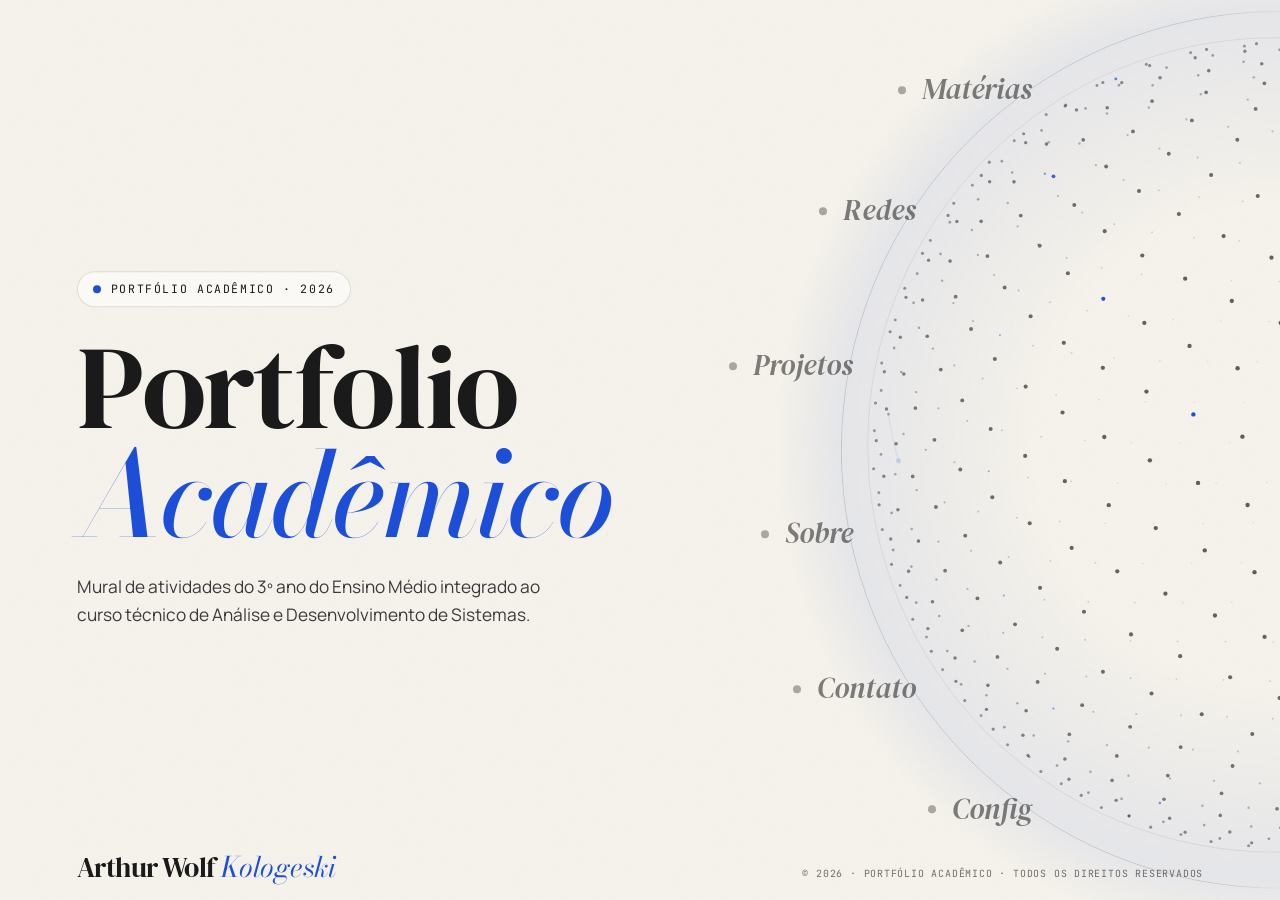
<file: index.html>
<!doctype html>
<html lang="pt-BR">
<head>
<meta charset="utf-8" />
<meta name="viewport" content="width=device-width,initial-scale=1" />
<script>document.documentElement.classList.add('is-entering');</script>
<title>Portfólio — Arthur Wolf</title>
<meta name="description" content="Portfólio acadêmico do 3º ano do Ensino Médio com integração técnica em Análise e Desenvolvimento de Sistemas." />
<link rel="preconnect" href="https://fonts.googleapis.com">
<link rel="preconnect" href="https://fonts.gstatic.com" crossorigin>
<link href="https://fonts.googleapis.com/css2?family=DM+Serif+Display:ital@0;1&family=Bodoni+Moda:ital,wght@1,400..700&family=Manrope:wght@300..800&family=JetBrains+Mono:wght@300..600&display=swap" rel="stylesheet">
<link rel="stylesheet" href="index.css" />
</head>
<body class="home">
<div id="bg-layer" aria-hidden="true"></div>
<div class="curtain" aria-hidden="true"><span></span><span></span><span></span><span></span><span></span><span></span></div>
<div class="scroll-progress" aria-hidden="true"></div>
<div class="cursor-glow" aria-hidden="true"></div>

<main class="home-main">

  <!-- ===================== INÍCIO: globo + seletor ===================== -->
  <section class="hero" id="inicio">
    <div id="globe-container" aria-hidden="true"></div>

    <section class="home-intro">
      <div class="eyebrow">Portfólio Acadêmico · 2026</div>
      <h1 class="reveal">Portfolio <em>Acadêmico</em></h1>
      <p class="lead">Mural de atividades do 3º ano do Ensino Médio integrado ao curso técnico de Análise e Desenvolvimento de Sistemas.</p>
    </section>

    <div class="orbit" aria-hidden="true"></div>

    <nav class="ring-nav" id="ring-nav" aria-label="Seções do portfólio">
      <a href="#sec-materias" class="ring-item" data-target="sec-materias" data-key="1" style="--a:235deg">
        <span class="ring-label">Matérias</span><span class="ring-dot" aria-hidden="true"></span></a>
      <a href="#sec-redes" class="ring-item" data-target="sec-redes" data-key="2" style="--a:213deg">
        <span class="ring-label">Redes</span><span class="ring-dot" aria-hidden="true"></span></a>
      <a href="#sec-projetos" class="ring-item" data-target="sec-projetos" data-key="3" style="--a:191deg">
        <span class="ring-label">Projetos</span><span class="ring-dot" aria-hidden="true"></span></a>
      <a href="#sec-sobre" class="ring-item" data-target="sec-sobre" data-key="4" style="--a:169deg">
        <span class="ring-label">Sobre</span><span class="ring-dot" aria-hidden="true"></span></a>
      <a href="#sec-contato" class="ring-item" data-target="sec-contato" data-key="5" style="--a:147deg">
        <span class="ring-label">Contato</span><span class="ring-dot" aria-hidden="true"></span></a>
      <a href="#sec-config" class="ring-item" data-target="sec-config" data-key="6" style="--a:125deg">
        <span class="ring-label">Config</span><span class="ring-dot" aria-hidden="true"></span></a>
    </nav>
  </section>

  <!-- barra de troca de seção (aparece quando uma seção está aberta) -->
  <nav class="view-nav" id="view-nav" aria-label="Trocar de seção">
    <a href="#inicio" class="view-link" data-target="inicio">início</a>
    <a href="#sec-materias" class="view-link" data-target="sec-materias">matérias</a>
    <a href="#sec-redes" class="view-link" data-target="sec-redes">redes</a>
    <a href="#sec-projetos" class="view-link" data-target="sec-projetos">projetos</a>
    <a href="#sec-sobre" class="view-link" data-target="sec-sobre">sobre</a>
    <a href="#sec-contato" class="view-link" data-target="sec-contato">contato</a>
    <a href="#sec-config" class="view-link" data-target="sec-config">config</a>
  </nav>

  <!-- ===================== MATÉRIAS ===================== -->
  <section class="sec container" id="sec-materias">
    <div class="areas-head">
      <h2 class="reveal">Matérias <em>&amp; áreas</em></h2>
      <p class="mono reveal" style="max-width:300px;opacity:.6">Cada área reúne atividades com descrição, anexos e marcadores temáticos.</p>
    </div>
    <div class="areas-grid">
      <a class="area-card reveal" href="humanas.html" style="--card-gradient:linear-gradient(135deg,#c2410c,#f59e0b);" data-n="01">
        <div class="num">01 / Humanas</div>
        <div>
          <h3>Ciências Humanas e suas Tecnologias</h3>
          <div class="disciplines">História · Geografia · Filosofia · Sociologia</div>
        </div>
        <span class="go">explorar área</span>
      </a>
      <a class="area-card reveal" href="natureza.html" style="--card-gradient:linear-gradient(135deg,#047857,#84cc16);" data-n="02">
        <div class="num">02 / Natureza</div>
        <div>
          <h3>Ciências da Natureza e suas Tecnologias</h3>
          <div class="disciplines">Biologia · Química · Física</div>
        </div>
        <span class="go">explorar área</span>
      </a>
      <a class="area-card reveal" href="matematica.html" style="--card-gradient:linear-gradient(135deg,#1d4ed8,#06b6d4);" data-n="03">
        <div class="num">03 / Matemática</div>
        <div>
          <h3>Matemática e suas Tecnologias</h3>
          <div class="disciplines">Cálculo · Geometria · Estatística</div>
        </div>
        <span class="go">explorar área</span>
      </a>
      <a class="area-card reveal" href="linguagens.html" style="--card-gradient:linear-gradient(135deg,#be185d,#f472b6);" data-n="04">
        <div class="num">04 / Linguagens</div>
        <div>
          <h3>Linguagens e suas Tecnologias</h3>
          <div class="disciplines">Português · Literatura · Inglês · Artes</div>
        </div>
        <span class="go">explorar área</span>
      </a>
      <a class="area-card featured reveal" href="ads.html" data-n="05">
        <div class="num">05 / Técnico</div>
        <div>
          <h3>Análise e Desenvolvimento de Sistemas</h3>
          <div class="disciplines">Lógica · Banco de Dados · Front-end · Back-end · UX</div>
        </div>
        <span class="go">entrar no terminal</span>
      </a>
    </div>
  </section>

  <!-- ===================== REDES ===================== -->
  <section class="sec container" id="sec-redes">
    <div class="areas-head">
      <h2 class="reveal">Redes <em>sociais</em></h2>
      <p class="mono reveal" style="max-width:300px;opacity:.6">Acompanhe por aqui os canais públicos.</p>
    </div>
    <div class="contact-grid">
      <a class="contact-card reveal" href="https://github.com/Awkoode" target="_blank" rel="noopener noreferrer">
        <span class="contact-icon">
          <svg viewBox="0 0 24 24" fill="currentColor" aria-hidden="true"><path d="M12 .297c-6.63 0-12 5.373-12 12 0 5.303 3.438 9.8 8.205 11.385.6.113.82-.258.82-.577 0-.285-.01-1.04-.015-2.04-3.338.724-4.042-1.61-4.042-1.61C4.422 18.07 3.633 17.7 3.633 17.7c-1.087-.744.084-.729.084-.729 1.205.084 1.838 1.236 1.838 1.236 1.07 1.835 2.809 1.305 3.495.998.108-.776.417-1.305.76-1.605-2.665-.3-5.466-1.332-5.466-5.93 0-1.31.465-2.38 1.235-3.22-.135-.303-.54-1.523.105-3.176 0 0 1.005-.322 3.3 1.23.96-.267 1.98-.399 3-.405 1.02.006 2.04.138 3 .405 2.28-1.552 3.285-1.23 3.285-1.23.645 1.653.24 2.873.12 3.176.765.84 1.23 1.91 1.23 3.22 0 4.61-2.805 5.625-5.475 5.92.42.36.81 1.096.81 2.22 0 1.606-.015 2.896-.015 3.286 0 .315.21.69.825.57C20.565 22.092 24 17.592 24 12.297c0-6.627-5.373-12-12-12"/></svg>
        </span>
        <strong>GitHub</strong>
        <span class="handle">@Awkoode</span>
      </a>
      <a class="contact-card reveal" href="https://www.instagram.com/wolf_k___/?hl=pt-br" target="_blank" rel="noopener noreferrer">
        <span class="contact-icon">
          <svg viewBox="0 0 24 24" fill="none" stroke="currentColor" stroke-width="1.6" aria-hidden="true"><rect x="3" y="3" width="18" height="18" rx="5"/><circle cx="12" cy="12" r="4"/><circle cx="17.2" cy="6.8" r="0.7" fill="currentColor" stroke="none"/></svg>
        </span>
        <strong>Instagram</strong>
        <span class="handle">@wolf_k___</span>
      </a>
      <a class="contact-card reveal" href="https://www.linkedin.com/in/arthur-wolf-kologeski-373420368" target="_blank" rel="noopener noreferrer">
        <span class="contact-icon">
          <svg viewBox="0 0 24 24" fill="currentColor" aria-hidden="true"><path d="M20.447 20.452h-3.554v-5.569c0-1.328-.027-3.037-1.852-3.037-1.853 0-2.136 1.445-2.136 2.939v5.667H9.351V9h3.414v1.561h.046c.477-.9 1.637-1.85 3.37-1.85 3.601 0 4.267 2.37 4.267 5.455v6.286zM5.337 7.433c-1.144 0-2.063-.926-2.063-2.065 0-1.138.92-2.063 2.063-2.063 1.14 0 2.064.925 2.064 2.063 0 1.139-.925 2.065-2.064 2.065zm1.782 13.019H3.555V9h3.564v11.452zM22.225 0H1.771C.792 0 0 .774 0 1.729v20.542C0 23.227.792 24 1.771 24h20.451C23.2 24 24 23.227 24 22.271V1.729C24 .774 23.2 0 22.222 0h.003z"/></svg>
        </span>
        <strong>LinkedIn</strong>
        <span class="handle">Arthur Wolf Kologeski</span>
      </a>
    </div>
  </section>

  <!-- ===================== PROJETOS ===================== -->
  <section class="sec container" id="sec-projetos">
    <div class="areas-head">
      <h2 class="reveal">Projetos <em>técnicos</em></h2>
      <p class="mono reveal" style="max-width:300px;opacity:.6">Trabalhos do curso técnico de Análise e Desenvolvimento de Sistemas.</p>
    </div>
    <div class="contact-grid">
      <a class="contact-card reveal" href="ads.html">
        <span class="contact-icon"><span class="sq-n">01</span></span>
        <strong>Rinha FullStack SENAI 2026</strong>
        <span class="handle">Programação de aplicativos</span>
      </a>
      <a class="contact-card reveal" href="ads.html">
        <span class="contact-icon"><span class="sq-n">02</span></span>
        <strong>Lógica de LEDS e Arduino</strong>
        <span class="handle">Lógica · Hardware</span>
      </a>
      <a class="contact-card reveal" href="ads.html">
        <span class="contact-icon"><span class="sq-n">03</span></span>
        <strong>Área completa de A.D.S.</strong>
        <span class="handle">Banco de Dados · Front-end · Back-end · UX</span>
      </a>
    </div>
  </section>

  <!-- ===================== SOBRE ===================== -->
  <section class="sec container" id="sec-sobre">
    <div class="areas-head">
      <h2 class="reveal">Sobre <em>mim</em></h2>
    </div>
    <div class="sobre-grid">
      <!-- Lado esquerdo: 1 foto -->
      <div class="about-photo reveal">
        <img src="sobreimg.jpg" alt="Foto de Arthur Wolf Kologeski" class="about-photo-img" />
      </div>

      <!-- Lado direito: textos -->
      <div class="about-text reveal">
        <p class="sobre-text">Olá! Meu nome é <strong>Arthur Wolf Kologeski</strong>, sou natural de Porto Alegre (RS) e atualmente estou construindo minha trajetória no universo da tecnologia.</p>
        <p class="sobre-text">Sou apaixonado por programação, música e inovação. Tenho grande interesse pelo desenvolvimento de software, especialmente aplicações web, inteligência artificial e engenharia de IA. Gosto de transformar ideias em projetos reais, explorar novas tecnologias e entender como as coisas funcionam por trás do código.</p>
        <p class="sobre-text">Minha jornada na programação é movida pela curiosidade e pela vontade constante de aprender, experimentar e evoluir. Tenho experiência com tecnologias como JavaScript, HTML, CSS, SQL e PostgreSQL, e estou sempre buscando expandir meus conhecimentos em desenvolvimento e inteligência artificial.</p>
        <p class="sobre-text">Fora do mundo da tecnologia, gosto de futebol, música, jogos — especialmente os de cartas — e de conhecer pessoas novas. Acredito que criatividade, colaboração e curiosidade são tão importantes quanto conhecimento técnico.</p>
        <p class="sobre-text"><strong>Sempre aprendendo, construindo e buscando ir além do convencional.</strong></p>
      </div>

    </div>
  </section>

  <!-- ===================== CONTATO ===================== -->
  <section class="sec container" id="sec-contato">
    <div class="areas-head">
      <h2 class="reveal">Contato</h2>
      <p class="mono reveal" style="max-width:300px;opacity:.6">Canais para conversar sobre projetos, estudos e oportunidades.</p>
    </div>
    <div class="contact-grid">
      <a class="contact-card reveal" href="mailto:arthur.awkologeski@gmail.com">
        <span class="contact-icon">
          <svg viewBox="0 0 24 24" fill="none" stroke="currentColor" stroke-width="1.6" aria-hidden="true"><rect x="2" y="4" width="20" height="16" rx="3"/><path d="m3 7 9 6 9-6"/></svg>
        </span>
        <strong>Email</strong>
        <span class="handle">arthur.awkologeski@gmail.com</span>
      </a>
    </div>
  </section>

  <!-- ===================== CONFIG ===================== -->
  <section class="sec container" id="sec-config">
    <div class="areas-head">
      <h2 class="reveal">Config <em>visual</em></h2>
      <p class="mono reveal" style="max-width:300px;opacity:.6">Cada quadrado muda uma parte do site. As escolhas ficam salvas neste navegador.</p>
    </div>

    <div class="cfg-grid">
      <button type="button" class="cfg-tile reveal" data-cycle="theme" aria-label="Tema">
        <span class="contact-icon" aria-hidden="true">
          <svg viewBox="0 0 24 24" fill="none" stroke="currentColor" stroke-width="1.6"><circle cx="12" cy="12" r="4"/><path d="M12 2v2M12 20v2M4.9 4.9l1.4 1.4M17.7 17.7l1.4 1.4M2 12h2M20 12h2M4.9 19.1l1.4-1.4M17.7 6.3l1.4-1.4"/></svg>
        </span>
        <strong>Tema</strong><span class="cfg-val" data-val="theme">—</span>
      </button>

      <button type="button" class="cfg-tile reveal" data-cycle="bg" aria-label="Fundo">
        <span class="contact-icon" aria-hidden="true">
          <svg viewBox="0 0 24 24" fill="none" stroke="currentColor" stroke-width="1.6"><rect x="3" y="3" width="18" height="18" rx="4"/><path d="M3 15c4-3 7 3 11 0s5-3 7 0"/></svg>
        </span>
        <strong>Fundo</strong><span class="cfg-val" data-val="bg">—</span>
      </button>

      <button type="button" class="cfg-tile reveal" data-cycle="accent" aria-label="Cor de destaque">
        <span class="contact-icon" aria-hidden="true">
          <svg viewBox="0 0 24 24" fill="currentColor"><circle cx="12" cy="12" r="6"/></svg>
        </span>
        <strong>Destaque</strong><span class="cfg-val" data-val="accent">—</span>
      </button>

      <button type="button" class="cfg-tile reveal" data-cycle="ink" aria-label="Cor do texto">
        <span class="contact-icon" aria-hidden="true">
          <svg viewBox="0 0 24 24" fill="none" stroke="currentColor" stroke-width="1.6"><path d="M4 19 9 5l5 14M6 14h6"/><path d="M15 19l3-8 3 8M16 16h4"/></svg>
        </span>
        <strong>Texto</strong><span class="cfg-val" data-val="ink">—</span>
      </button>

      <label class="cfg-tile reveal" aria-label="Cor personalizada">
        <span class="contact-icon" aria-hidden="true">
          <svg viewBox="0 0 24 24" fill="none" stroke="currentColor" stroke-width="1.6"><path d="M12 3a9 9 0 1 0 0 18c1.1 0 1.6-.8 1.6-1.6 0-1.1-.9-1.4-.9-2.5 0-.8.7-1.5 1.5-1.5H17a4 4 0 0 0 4-4C21 6.6 17 3 12 3z"/><circle cx="7.5" cy="11" r="1" fill="currentColor"/><circle cx="10" cy="7.5" r="1" fill="currentColor"/><circle cx="15" cy="7.5" r="1" fill="currentColor"/></svg>
        </span>
        <strong>Cor livre</strong><span class="cfg-val">escolher</span>
        <input type="color" data-set="custom" value="#1d4ed8" aria-label="Cor personalizada" />
      </label>

      <button type="button" class="cfg-tile reveal" data-toggle="grain" aria-label="Grão de papel">
        <span class="contact-icon" aria-hidden="true">
          <svg viewBox="0 0 24 24" fill="currentColor"><circle cx="7" cy="8" r="1.2"/><circle cx="12" cy="5" r="1.2"/><circle cx="17" cy="9" r="1.2"/><circle cx="9" cy="14" r="1.2"/><circle cx="15" cy="15" r="1.2"/><circle cx="6" cy="19" r="1.2"/><circle cx="18" cy="19" r="1.2"/></svg>
        </span>
        <strong>Grão de papel</strong><span class="cfg-val" data-val="grain">—</span>
      </button>

      <button type="button" class="cfg-tile reveal" data-toggle="globe" aria-label="Globo">
        <span class="contact-icon" aria-hidden="true">
          <svg viewBox="0 0 24 24" fill="none" stroke="currentColor" stroke-width="1.6"><circle cx="12" cy="12" r="9"/><ellipse cx="12" cy="12" rx="4" ry="9"/><path d="M3 12h18"/></svg>
        </span>
        <strong>Globo</strong><span class="cfg-val" data-val="globe">—</span>
      </button>

      <button type="button" class="cfg-tile reveal" data-reset="1" aria-label="Restaurar padrão">
        <span class="contact-icon" aria-hidden="true">
          <svg viewBox="0 0 24 24" fill="none" stroke="currentColor" stroke-width="1.6"><path d="M4 12a8 8 0 1 0 2.3-5.6M4 4v4h4"/></svg>
        </span>
        <strong>Restaurar</strong><span class="cfg-val">padrão</span>
      </button>
    </div>
  </section>

  <!-- ===================== RODAPÉ ===================== -->
  <footer class="home-foot">
    <div class="foot-name">Arthur Wolf <em>Kologeski</em></div>
    <div class="foot-meta">© 2026 · Portfólio acadêmico · Todos os direitos reservados</div>
  </footer>

</main>

<script src="engine.js"></script>
<script src="field.js"></script>
<script src="shell.js"></script>
</body>
</html>
</file>
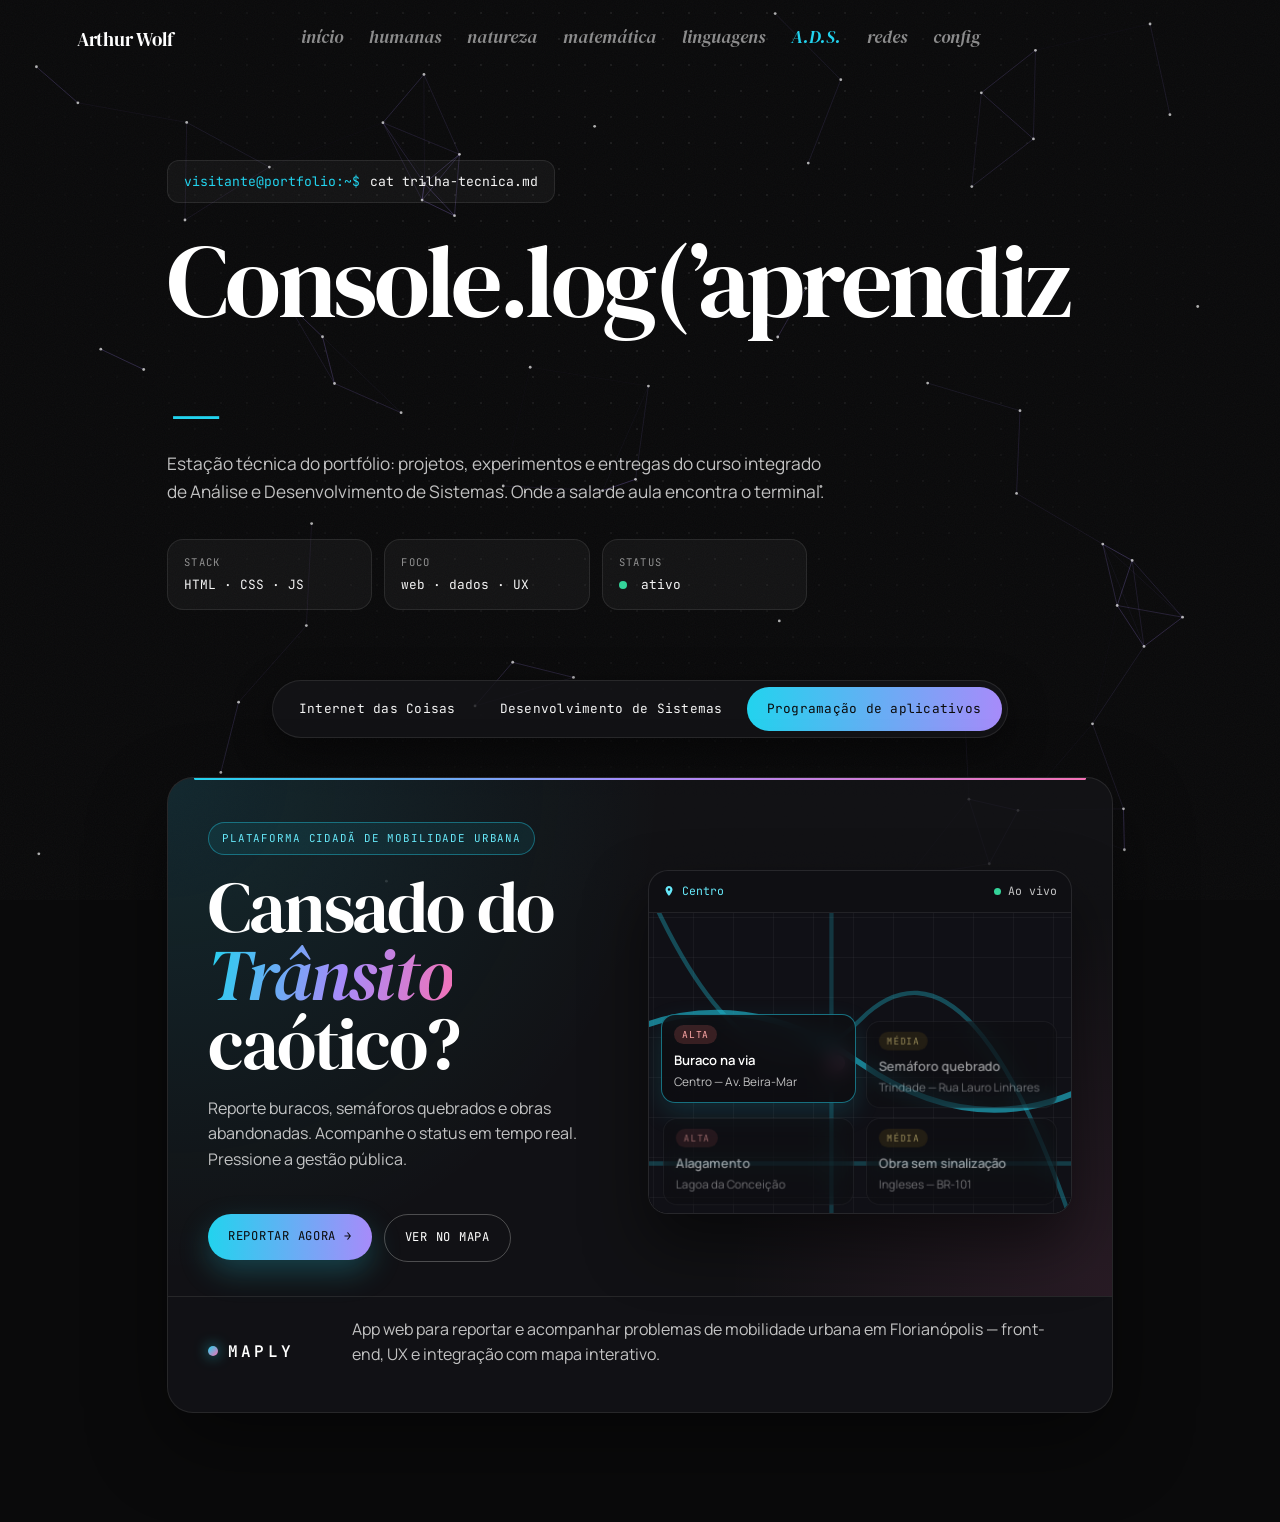
<file: ads.html>
<!doctype html>
<html lang="pt-BR">
<head>
<meta charset="utf-8" />
<meta name="viewport" content="width=device-width,initial-scale=1" />
<script>document.documentElement.classList.add('is-entering');</script>
<title>Análise e Desenvolvimento de Sistemas — Portfólio</title>
<meta name="description" content="Trilha técnica em Análise e Desenvolvimento de Sistemas integrada ao 3º ano do Ensino Médio." />
<link rel="preconnect" href="https://fonts.googleapis.com">
<link rel="preconnect" href="https://fonts.gstatic.com" crossorigin>
<link href="https://fonts.googleapis.com/css2?family=DM+Serif+Display:ital@0;1&family=Bodoni+Moda:ital,wght@1,400..700&family=Manrope:wght@300..800&family=JetBrains+Mono:wght@300..600&display=swap" rel="stylesheet">
<link rel="stylesheet" href="index.css" />
<link rel="stylesheet" href="ads.css" />
</head>
<body class="ads-dark" style="--accent:#22d3ee; --accent-2:#a78bfa;">
<div class="curtain" aria-hidden="true"><span></span><span></span><span></span><span></span><span></span><span></span></div>
<div class="scroll-progress" aria-hidden="true"></div>
<div class="cursor-glow" aria-hidden="true"></div>
<canvas id="particles"></canvas>
<div class="dot-grid" aria-hidden="true"></div>

<header class="site-header top-bar" id="header">
  <a href="index.html" class="brand"><span class="owner">Arthur Wolf</span></a>
  <nav class="nav" id="nav" aria-label="Navegação">
    <a href="index.html">início</a>
    <a href="humanas.html">humanas</a>
    <a href="natureza.html">natureza</a>
    <a href="matematica.html">matemática</a>
    <a href="linguagens.html">linguagens</a>
    <a href="ads.html" class="active">A.D.S.</a>
    <a href="index.html#sec-redes">redes</a>
    <a href="index.html#sec-config">config</a>
  </nav>
</header>

<main>
  <section class="ads-hero">
    <div class="terminal-line reveal">
      <span class="prompt">visitante@portfolio:~$</span>
      <span class="cmd">cat trilha-tecnica.md</span>
    </div>
    <h1 class="reveal"><span id="typed"></span><span class="caret">_</span></h1>
    <p class="lead reveal">Estação técnica do portfólio: projetos, experimentos e entregas do curso integrado de Análise e Desenvolvimento de Sistemas. Onde a sala de aula encontra o terminal.</p>
    <div class="meta-grid reveal">
      <div><span>stack</span>HTML · CSS · JS</div>
      <div><span>foco</span>web · dados · UX</div>
      <div><span>status</span><i class="dot"></i> ativo</div>
    </div>
  </section>

  <section class="area-filter reveal">
    <div class="area-buttons">
      <button type="button" class="area-tab" data-area="iot">Internet das Coisas</button>
      <button type="button" class="area-tab" data-area="banco">Desenvolvimento de Sistemas</button>
      <button type="button" class="area-tab active" data-area="desenvolvimento">Programação de aplicativos</button>
    </div>
  </section>

  <div class="ads-workspace">

    <!-- IoT -->
    <section class="area-section" data-area="iot">
      <article class="activity activity--gallery reveal">
        <div class="content content--head">
          <div class="head"><span>01 / IoT</span><span class="tag">Lógica de Automação</span></div>
        </div>
        <div class="image gallery">
          <iframe class="gallery-frame" src="https://drive.google.com/file/d/1YwrTkqh_ALGEEKD70u0AWpuFvCQdI6Oj/preview" title="Lógica de LEDs e Arduino — mídia da atividade" loading="lazy" allowfullscreen></iframe>
          <!-- Troque os data-src abaixo pelos seus links de incorporação -->
          <div class="gallery-nav">
            <button type="button" class="gallery-btn active" data-src="https://drive.google.com/file/d/1jrZH4iJ6QCGyTFjhdLrkhW_Etq1K5XgM/preview">01</button>
            <button type="button" class="gallery-btn" data-src="https://drive.google.com/file/d/1YwrTkqh_ALGEEKD70u0AWpuFvCQdI6Oj/preview">02</button>
          </div>
        </div>
        <div class="content">
          <h3>Lógica de LEDS e Arduino</h3>
          <p>Projeto de lógica e programação de leds e como funcionam seus comandos.</p>
          <div class="tags">
            <span class="tag">Arduino</span>
            <span class="tag">Sensores</span>
            <span class="tag">LED</span>
          </div>
          <button class="open-popup" aria-expanded="false">Habilidades</button>
          <div class="popup" role="dialog" aria-hidden="true">
            <div class="popup-body">
              <p>H01: Reconhecer especificações técnicas e paradigmas de IoT; <br>
H02: Integrar dispositivos para coleta automática de dados; <br>
H03: Integrar dispositivos de comunicação de dados.; <br>
H04: Reconhecer especificações de sensoriamento e
parametrização; <br>
H05: Integrar projeto orientado a sensoriamento e controle.</p>
              <button class="close-popup">Fechar</button>
            </div>
          </div>
        </div>
      </article>
    </section>

    <!-- PDA -->
    <section class="area-section" data-area="banco">
      <article class="activity reveal">
        <div class="content">
          <div class="head"><span>02 / Programação de aplicativos</span><span class="tag"><a href="https://github.com/sessentaeseis/RinhaSenai2026FullStack.git" target="_blank" rel="noopener noreferrer">Repositório</a></span></div>
          <h3>Rinha FullStack SENAI 2026</h3>
          <p>Competição de programação onde times de alunos implementam um gateway de pagamento fake completo (backend + frontend) e competem por performance e corretude.</p>
          <div class="tags">
            <span class="tag">SQLite</span>
            <span class="tag">Node.js</span>
            <span class="tag">Fastify</span>
          </div>
          <button class="open-popup" aria-expanded="false">Habilidades</button>
          <div class="popup" role="dialog" aria-hidden="true">
            <div class="popup-body">
              <p>H1- Reconhecer requisitos de qualidade, integridade, usabilidade e segurança da informação <br>
H4- Selecionar linguagem programação de acordo com os requisitos <br>
H6- Aplicar linguagem de programação por meio de apis, bibliotecas, frameworks na construção de rotinas
de software </p>
              <button class="close-popup">Fechar</button>
            </div>
          </div>
        </div>
      </article>
    </section>

    <!-- Desenvolvimento de Sistemas — MAPLY -->
    <section class="area-section active" data-area="desenvolvimento">
      <article class="activity activity--maply reveal">
        <div class="maply-preview">
          <div class="maply-preview__hero">
            <span class="maply-badge">Plataforma cidadã de mobilidade urbana</span>
            <h2 class="maply-headline">
              Cansado do<br>
              <em>Trânsito</em><br>
              caótico?
            </h2>
            <p class="maply-desc">Reporte buracos, semáforos quebrados e obras abandonadas. Acompanhe o status em tempo real. Pressione a gestão pública.</p>
            <div class="maply-actions">
              <a href="https://maply-kaka.onrender.com/" target="_blank"><span class="maply-btn maply-btn--primary">Reportar Agora →</span></a>
              <a href="https://maply-kaka.onrender.com/" target="_blank" rel="noopener"><span class="maply-btn maply-btn--ghost">Ver no Mapa</span></a>
            </div>
          </div>

          <div class="hero-map-demo">
            <div class="hero-map-frame">
              <div class="hero-map-chrome">
                <span class="hero-map-place">
                  <svg width="12" height="12" viewBox="0 0 24 24" fill="currentColor" aria-hidden="true"><path d="M12 2C8.13 2 5 5.13 5 9c0 5.25 7 13 7 13s7-7.75 7-13c0-3.87-3.13-7-7-7zm0 9.5a2.5 2.5 0 1 1 0-5 2.5 2.5 0 0 1 0 5z"/></svg>
                  <span id="hero-map-place">Centro</span>
                </span>
                <span class="hero-map-live">
                  <span class="hero-map-live-dot"></span>
                  Ao vivo
                </span>
              </div>

              <div class="hero-map-viewport">
                <div class="hero-map-surface" id="hero-map-surface">
                  <svg class="hero-map-roads" viewBox="0 0 400 300" preserveAspectRatio="xMidYMid slice">
                    <path d="M0 150 Q100 80 200 150 T400 140" fill="none" stroke="currentColor" stroke-width="4"/>
                    <path d="M40 0 Q120 200 200 120 T360 300" fill="none" stroke="currentColor" stroke-width="3" opacity=".55"/>
                    <path d="M0 220 H400" fill="none" stroke="currentColor" stroke-width="3" opacity=".4"/>
                    <path d="M180 0 V300" fill="none" stroke="currentColor" stroke-width="3" opacity=".35"/>
                  </svg>
                  <span class="hero-map-pin" id="hero-map-pin"></span>
                </div>

                <div class="hero-map-cards">
                  <article class="hero-map-card is-active" data-scene="0">
                    <span class="hero-map-card-sev alta">Alta</span>
                    <strong>Buraco na via</strong>
                    <span>Centro — Av. Beira-Mar</span>
                  </article>
                  <article class="hero-map-card" data-scene="1">
                    <span class="hero-map-card-sev media">Média</span>
                    <strong>Semáforo quebrado</strong>
                    <span>Trindade — Rua Lauro Linhares</span>
                  </article>
                  <article class="hero-map-card" data-scene="2">
                    <span class="hero-map-card-sev alta">Alta</span>
                    <strong>Alagamento</strong>
                    <span>Lagoa da Conceição</span>
                  </article>
                  <article class="hero-map-card" data-scene="3">
                    <span class="hero-map-card-sev media">Média</span>
                    <strong>Obra sem sinalização</strong>
                    <span>Ingleses — BR-101</span>
                  </article>
                </div>
              </div>
            </div>
          </div>
        </div>

        <div class="maply-card-footer">
          <div class="maply-logo"><span class="maply-dot"></span> MAPLY</div>
          <p class="maply-footer-desc">App web para reportar e acompanhar problemas de mobilidade urbana em Florianópolis — front-end, UX e integração com mapa interativo.</p>
            </div>
          </div>
        </div>
      </article>
    </section>

  </div>
</main>

<footer class="site-footer">
  <div>© 2026 · Arthur Wolf Kologeski</div>
  <div>Todos os direitos reservados</div>
</footer>

<script src="engine.js"></script>
<script src="field.js"></script>
<script src="ads.js"></script>
<script src="shell.js"></script>
</body>
</html>
</file>
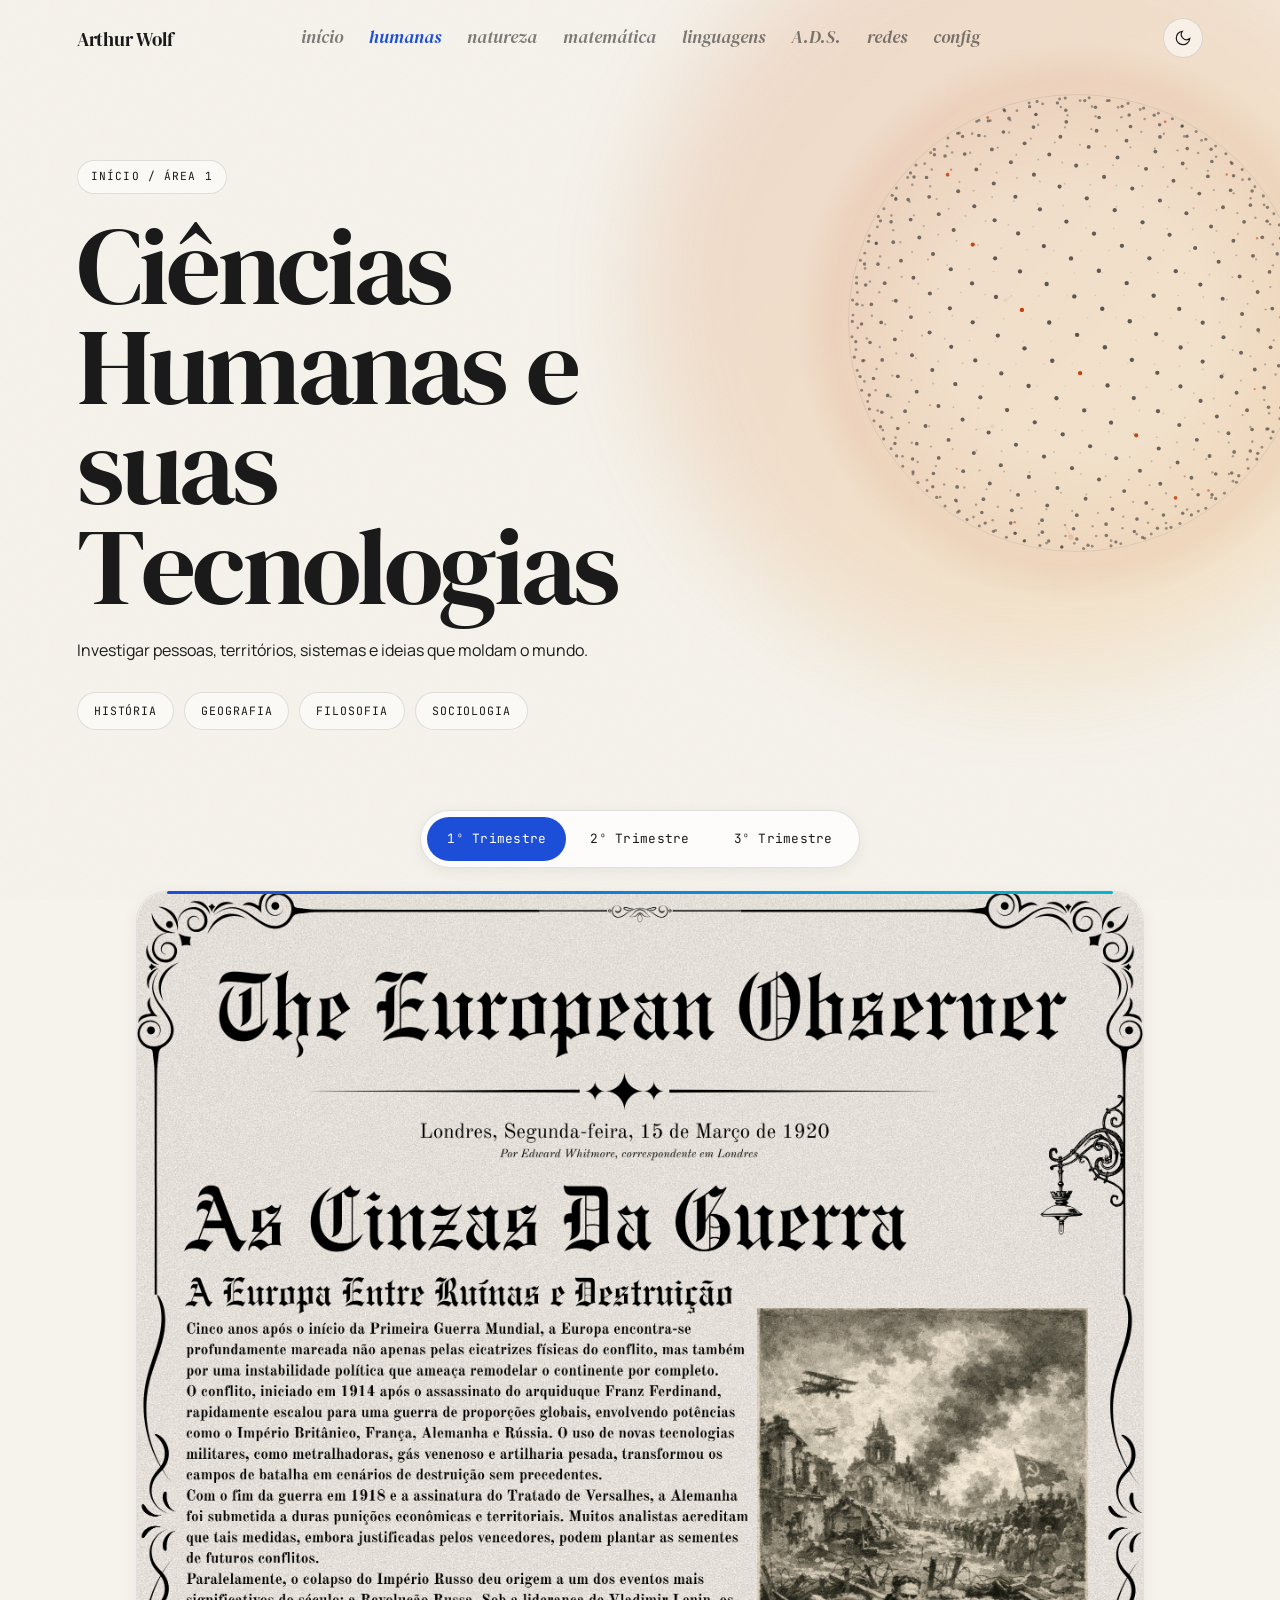
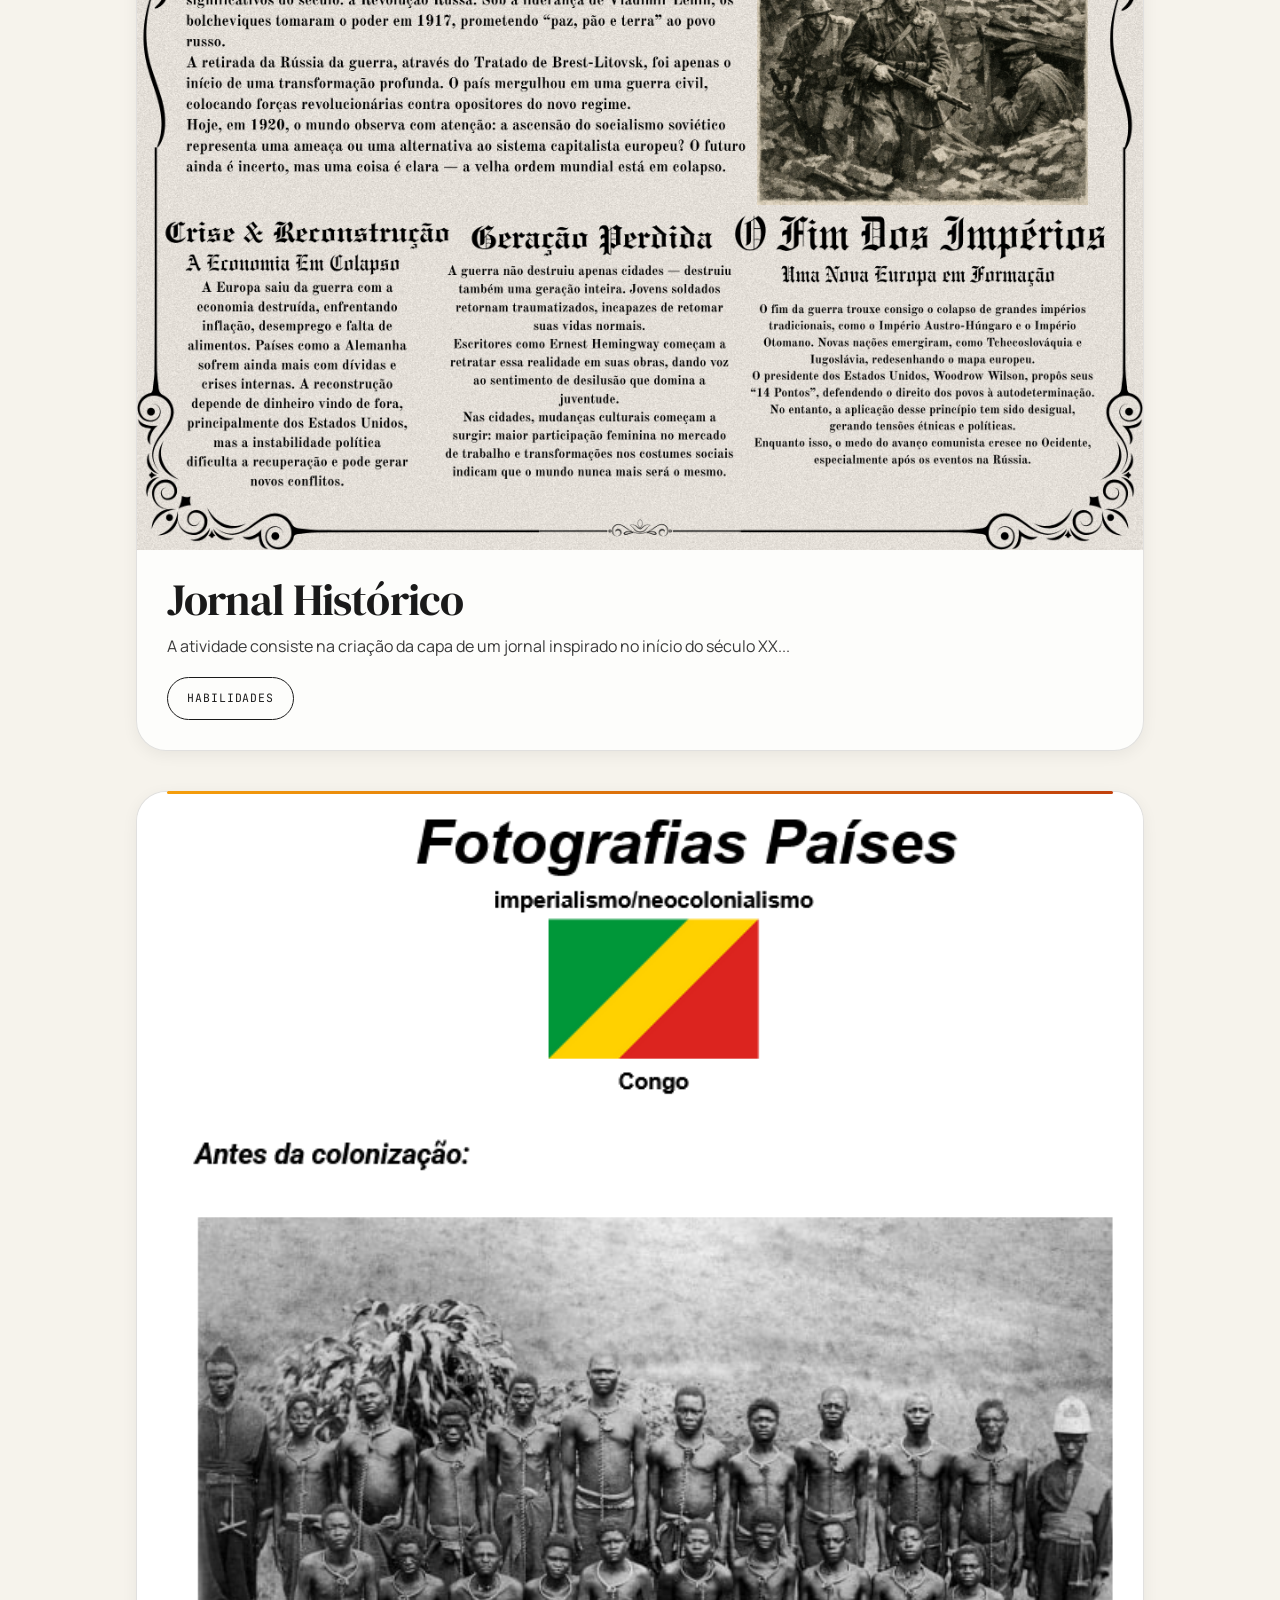
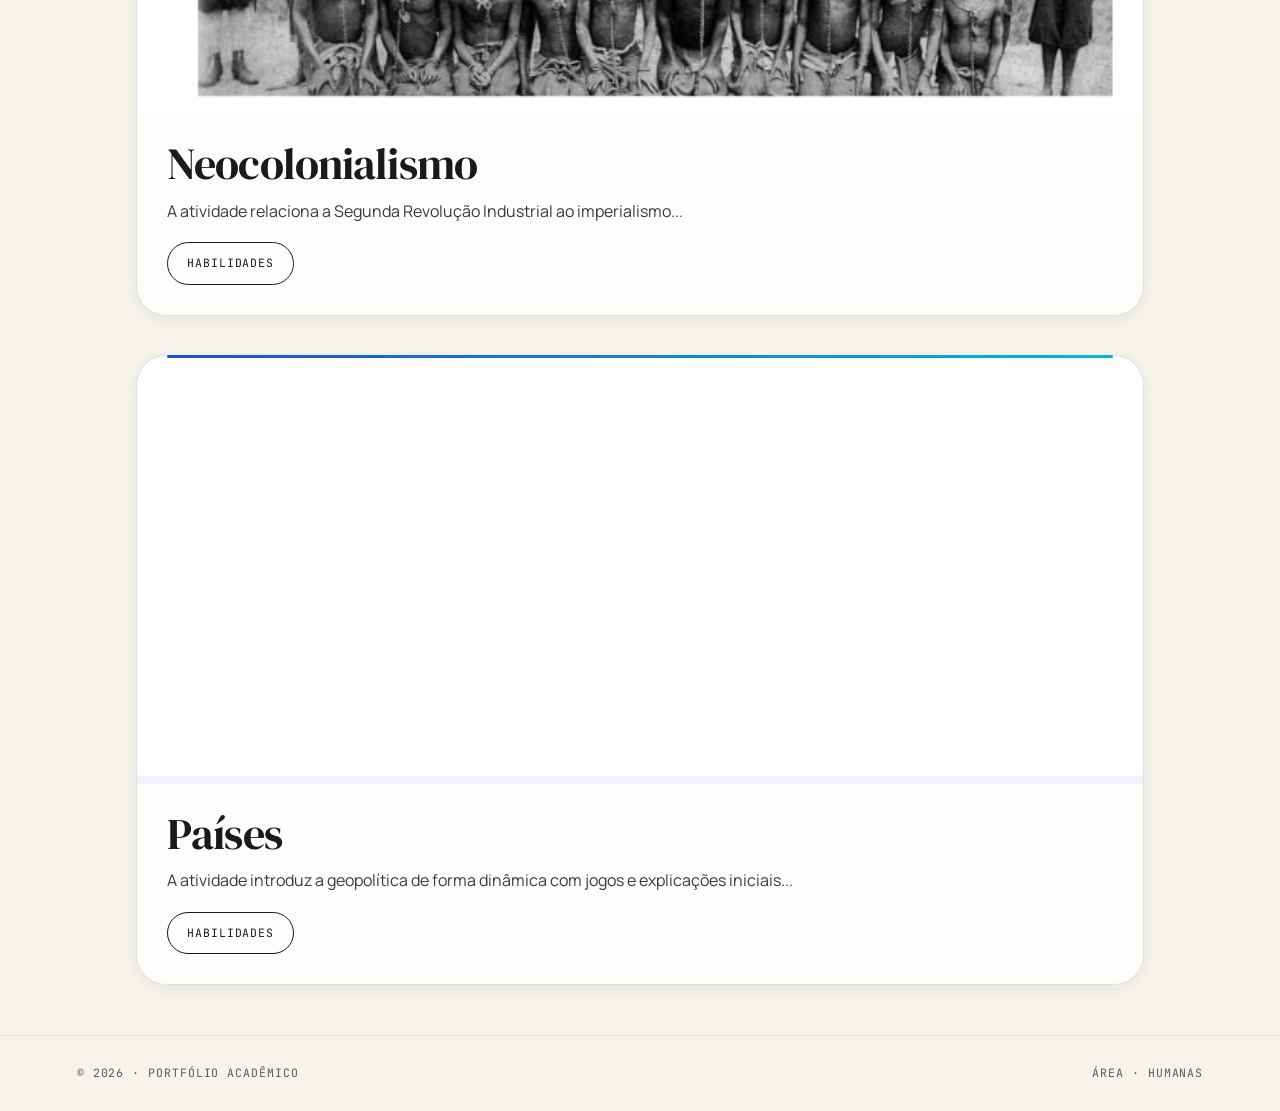
<file: humanas.html>
﻿<!doctype html>
<html lang="pt-BR">
<head>
<meta charset="utf-8" />
<meta name="viewport" content="width=device-width,initial-scale=1" />
<script>document.documentElement.classList.add('is-entering');</script>
<title>Ciências Humanas e suas Tecnologias — Portfólio Acadêmico</title>
<meta name="description" content="Investigar pessoas, territórios, sistemas e ideias que moldam o mundo." />
<link rel="preconnect" href="https://fonts.googleapis.com">
<link rel="preconnect" href="https://fonts.gstatic.com" crossorigin>
<link href="https://fonts.googleapis.com/css2?family=DM+Serif+Display:ital@0;1&family=Bodoni+Moda:ital,wght@1,400..700&family=Manrope:wght@300..800&family=JetBrains+Mono:wght@300..600&display=swap" rel="stylesheet">
<link rel="stylesheet" href="index.css" />
<link rel="stylesheet" href="humanas.css" />
</head>
<body style="--banner-gradient:linear-gradient(135deg,#c2410c,#f59e0b); --accent:#c2410c; --accent-2:#f59e0b;">
<div class="curtain" aria-hidden="true"><span></span><span></span><span></span><span></span><span></span><span></span></div>
<div class="scroll-progress" aria-hidden="true"></div>
<div class="cursor-glow" aria-hidden="true"></div>
<header class="site-header top-bar" id="header">
  <a href="index.html" class="brand"><span class="owner">Arthur Wolf</span></a>
  <nav class="nav" id="nav" aria-label="Navegação">
    <a href="index.html">início</a>
    <a href="humanas.html" class="active">humanas</a>
    <a href="natureza.html">natureza</a>
    <a href="matematica.html">matemática</a>
    <a href="linguagens.html">linguagens</a>
    <a href="ads.html">A.D.S.</a>
    <a href="index.html#sec-redes">redes</a>
    <a href="index.html#sec-config">config</a>
  </nav>
</header>

<main>
  <section class="page-banner">
    <div id="globe-container" aria-hidden="true"></div>
    <div class="crumb reveal"><a href="index.html">início</a> / área 1</div>
    <h1 class="reveal">Ciências Humanas e suas Tecnologias</h1>
    <p class="reveal">Investigar pessoas, territórios, sistemas e ideias que moldam o mundo.</p>
    <div class="disciplines-row">
      <span class="chip">História</span>
      <span class="chip">Geografia</span>
      <span class="chip">Filosofia</span>
      <span class="chip">Sociologia</span>
    </div>
  </section>

  <section class="trimester-filter reveal">
    <div class="trimester-buttons">
      <button type="button" class="trimester-tab active" data-trimester="1">1º Trimestre</button>
      <button type="button" class="trimester-tab" data-trimester="2">2º Trimestre</button>
      <button type="button" class="trimester-tab" data-trimester="3">3º Trimestre</button>
    </div>
  </section>

  <section class="trimestre reveal trimester-section active" data-trimester="1">
    <div class="activities">
      
      <article class="activity reveal">
        <div class="image" aria-hidden="true">
          <img src="ATVHMNS.png" alt="Jornal Histórico — imagem da atividade" />
        </div>
        <div class="content">
          <h3>Jornal Histórico</h3>
          <p>A atividade consiste na criação da capa de um jornal inspirado no início do século XX...</p>
          <button class="open-popup" aria-expanded="false">Habilidades</button>
          <div class="popup" role="dialog" aria-hidden="true">
            <div class="popup-body">
              <p>C3 - H15, H16, H20 - C6 - H39</p>
              <button class="close-popup">Fechar</button>
            </div>
          </div>
        </div>
      </article>

      <article class="activity reveal">
        <div class="image" aria-hidden="true">
          <img src="ATVHMNS2.png" alt="Neocolonialismo — imagem da atividade" />
        </div>
        <div class="content">
          <h3>Neocolonialismo</h3>
          <p>A atividade relaciona a Segunda Revolução Industrial ao imperialismo...</p>
          <button class="open-popup" aria-expanded="false">Habilidades</button>
          <div class="popup" role="dialog" aria-hidden="true">
            <div class="popup-body">
              <p>C2 - H8, H10, H12</p>
              <button class="close-popup">Fechar</button>
            </div>
          </div>
        </div>
      </article>

      <article class="activity reveal">
        <div class="image" aria-hidden="true">
          <div class="google-docs-wrapper">
            <iframe class="google-docs-frame" loading="lazy"
              src="https://docs.google.com/document/d/SEU_ID_DO_DOCUMENTO_AQUI/preview"
              title="Documento Google Docs - Países">
            </iframe>
          </div>
        </div>
        <div class="content">
          <h3>Países</h3>
          <p>A atividade introduz a geopolítica de forma dinâmica com jogos e explicações iniciais...</p>
          <button class="open-popup" aria-expanded="false">Habilidades</button>
          <div class="popup" role="dialog" aria-hidden="true">
            <div class="popup-body">
              <p>C1 – H1, H2, H3, H4, H5</p>
              <button class="close-popup">Fechar</button>
            </div>
          </div>
        </div>
      </article>

    </div>
  </section>

  <section class="trimestre reveal trimester-section" data-trimester="2">
    <div class="activities">
      
      <article class="activity reveal">
        <div class="image" aria-hidden="true">
          <iframe src="https://gamma.app/embed/45jj3w69pa2l63c" style="width: 100%; max-width: 100%; height: 450px" allow="fullscreen" title="Desigualdade Social: Raízes, Realidades e Responsabilidades"></iframe>
        </div>
        <div class="content">
          <h3>Sociedade e Política</h3>
          <p>Montamos uma apresentação oral sobre um tema de sociedade e política, adotando uma postura crítica e usando suporte visual de quatro slides. Relacionamos o assunto às habilidades do trabalho, analisando a formação, o papel e a evolução das instituições e políticas públicas.</p>
          <button class="open-popup" aria-expanded="false">Habilidades</button>
          <div class="popup" role="dialog" aria-hidden="true">
            <div class="popup-body">
              <p>H30 – Analisar as lutas sociais e conquistas obtidas no que se refere às mudanças nas legislações ou nas políticas  públicas. <br>
H39 – Relacionar o papel das instituições sociais às soluções para problemas políticos, econômicos, sociais e  ambientais no contexto da sociedade brasileira e do mundo. <br>
H40 – Analisar o processo de formação das instituições sociais e políticas, compreendendo seu papel na sociedade.</p>
              <button class="close-popup">Fechar</button>
            </div>
          </div>
        </div>
      </article>

    </div>

    <div class="activities">
      
      <article class="activity reveal">
        <div class="image" aria-hidden="true">
          <iframe class="aifreime" src="https://drive.google.com/file/d/1ZUHaW79d0xpaxNKZNyHCjIVCvfJ2VDaQ/preview"></iframe>
        </div>
        <div class="content">
          <h3>Holocausto e Desumanização</h3>
          <p>Analisamos o conceito de desumanização de Primo Levi em É Isto um Homem? e o aplicamos à realidade de um grupo marginalizado contemporâneo. A partir disso, realizamos uma pesquisa documental com dados estatísticos e fontes acadêmicas para mapear o preconceito e a perda de dignidade sofridos por esse grupo.</p>
          <button class="open-popup" aria-expanded="false">Habilidades</button>
          <div class="popup" role="dialog" aria-hidden="true">
            <div class="popup-body">
              <p>H27 - Analisar hipóteses e questões ambientais, sociais, econômicas, políticas e culturais, a partir de leituras e debates. <br>
H26 - Comparar pontos de vista e ações sobre práticas do indivíduo ou grupo social em diferentes contextos <br>
H22 - Analisar, na perspectiva humana e social, as principais características e dinâmicas dos fluxos da sociedade. <br>
H10 - Compreender as transformações no mundo do trabalho, geradas por mudanças na ordem econômica.</p>
              <button class="close-popup">Fechar</button>
            </div>
          </div>
        </div>
      </article>

    </div>

    <div class="activities">
      
      <article class="activity reveal">
        <div class="image" aria-hidden="true">
          <iframe class="aifreime" src="https://drive.google.com/file/d/1pf6HUEiHv2FOF_Ja8WjgQloVNlBXnXIw/preview"></iframe>
        </div>
        <div class="content">
          <h3>Dossiê Histórico</h3>
          <p>Nós produzimos um Dossiê Histórico sobre um tema da Segunda Guerra Mundial, analisando seu contexto, líderes e consequências. Além da pesquisa, selecionamos uma fonte primária da época (como fotos ou discursos) e preenchemos uma ficha de análise crítica.</p>
          <button class="open-popup" aria-expanded="false">Habilidades</button>
          <div class="popup" role="dialog" aria-hidden="true">
            <div class="popup-body">
              <p>H27 - Analisar hipóteses e questões ambientais, sociais, econômicas, políticas e culturais, a partir de leituras e debates. <br>
H26 - Comparar pontos de vista e ações sobre práticas do indivíduo ou grupo social em diferentes contextos <br>
H22 - Analisar, na perspectiva humana e social, as principais características e dinâmicas dos fluxos da sociedade. <br>
H10 - Compreender as transformações no mundo do trabalho, geradas por mudanças na ordem econômica.</p>
              <button class="close-popup">Fechar</button>
            </div>
          </div>
        </div>
      </article>

    </div>
  </section>

  <section class="trimestre reveal trimester-section" data-trimester="3">
    <h1 style="padding: 100px;" align="center">3º Trimestre - Em produção...</h1>
    <div class="activities activities-empty">
      <p class="placeholder">Nenhuma atividade cadastrada ainda para este trimestre.</p>
    </div>
  </section>
</main>

<footer class="site-footer">
  <div>© 2026 · Portfólio acadêmico</div>
  <div>área · humanas</div>
</footer>

<script src="engine.js"></script>
<script src="field.js"></script>
<script src="shell.js"></script>
</body>
</html>
</file>
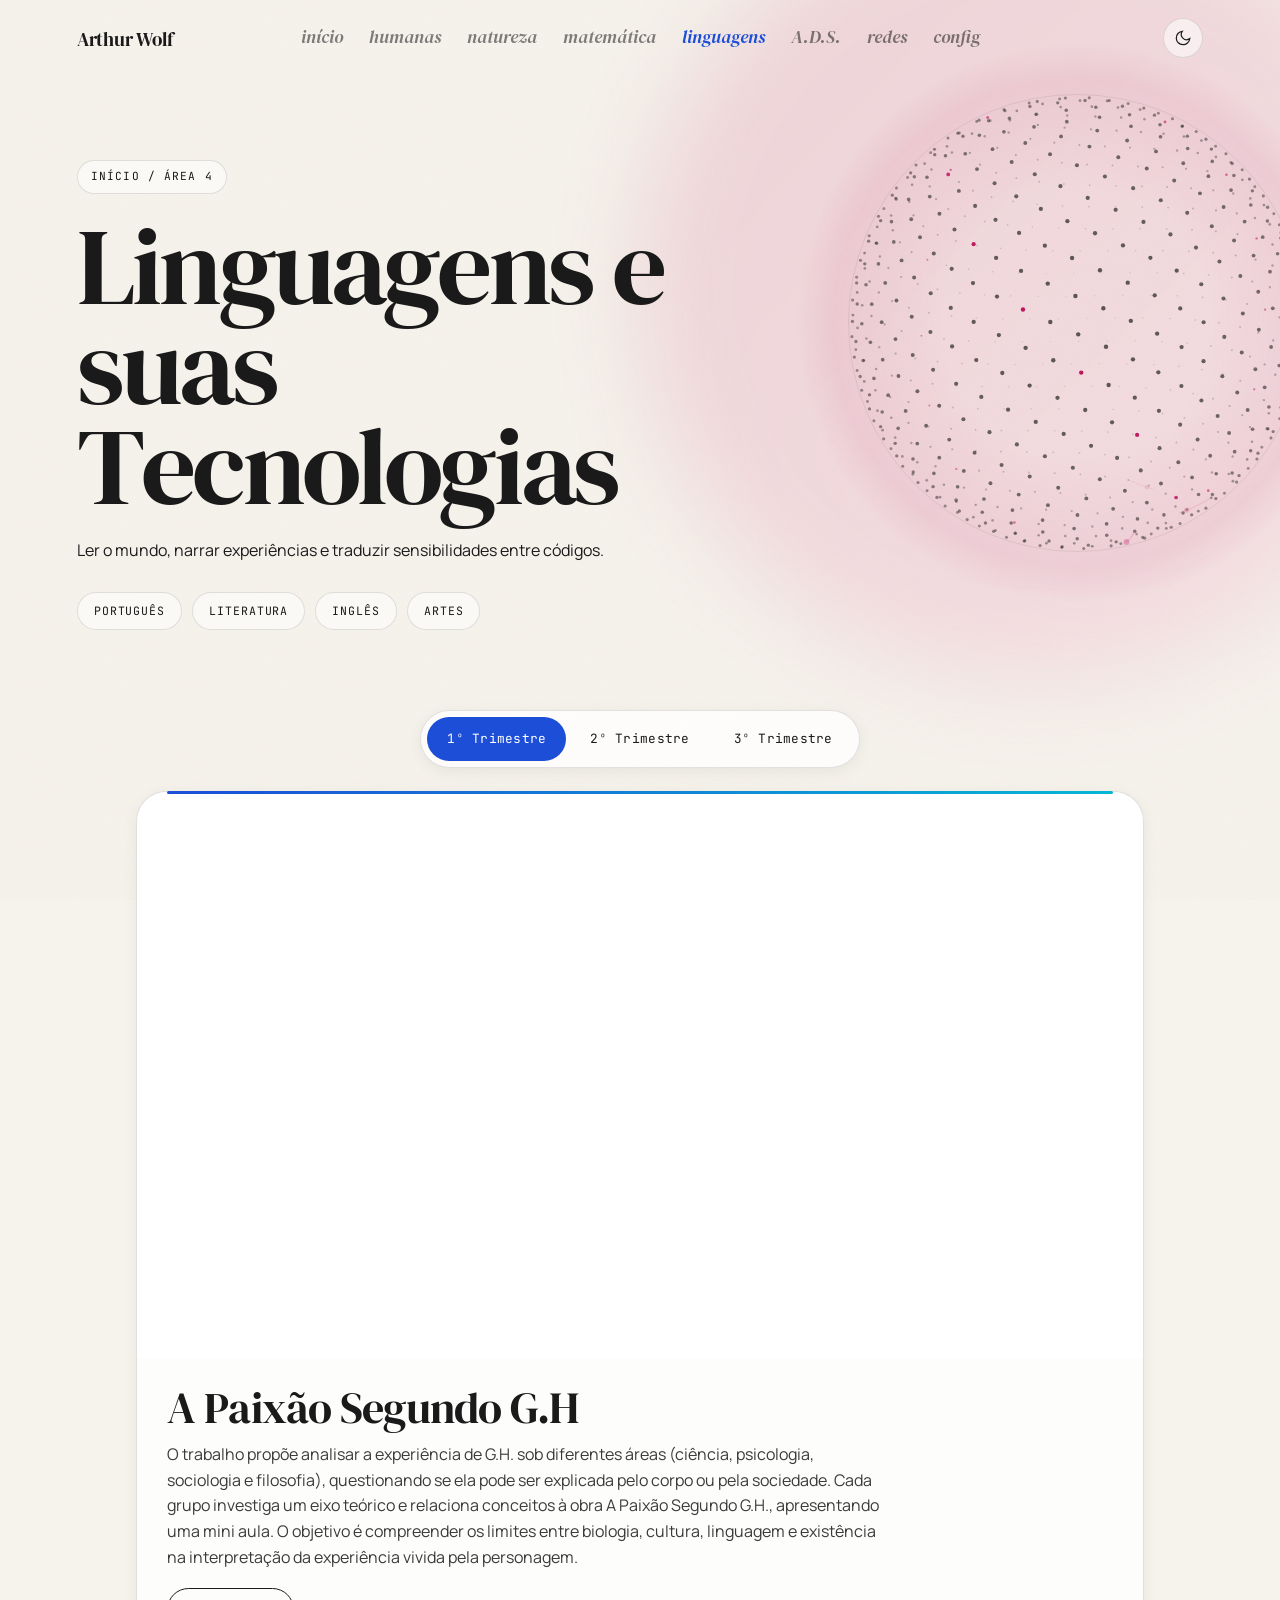
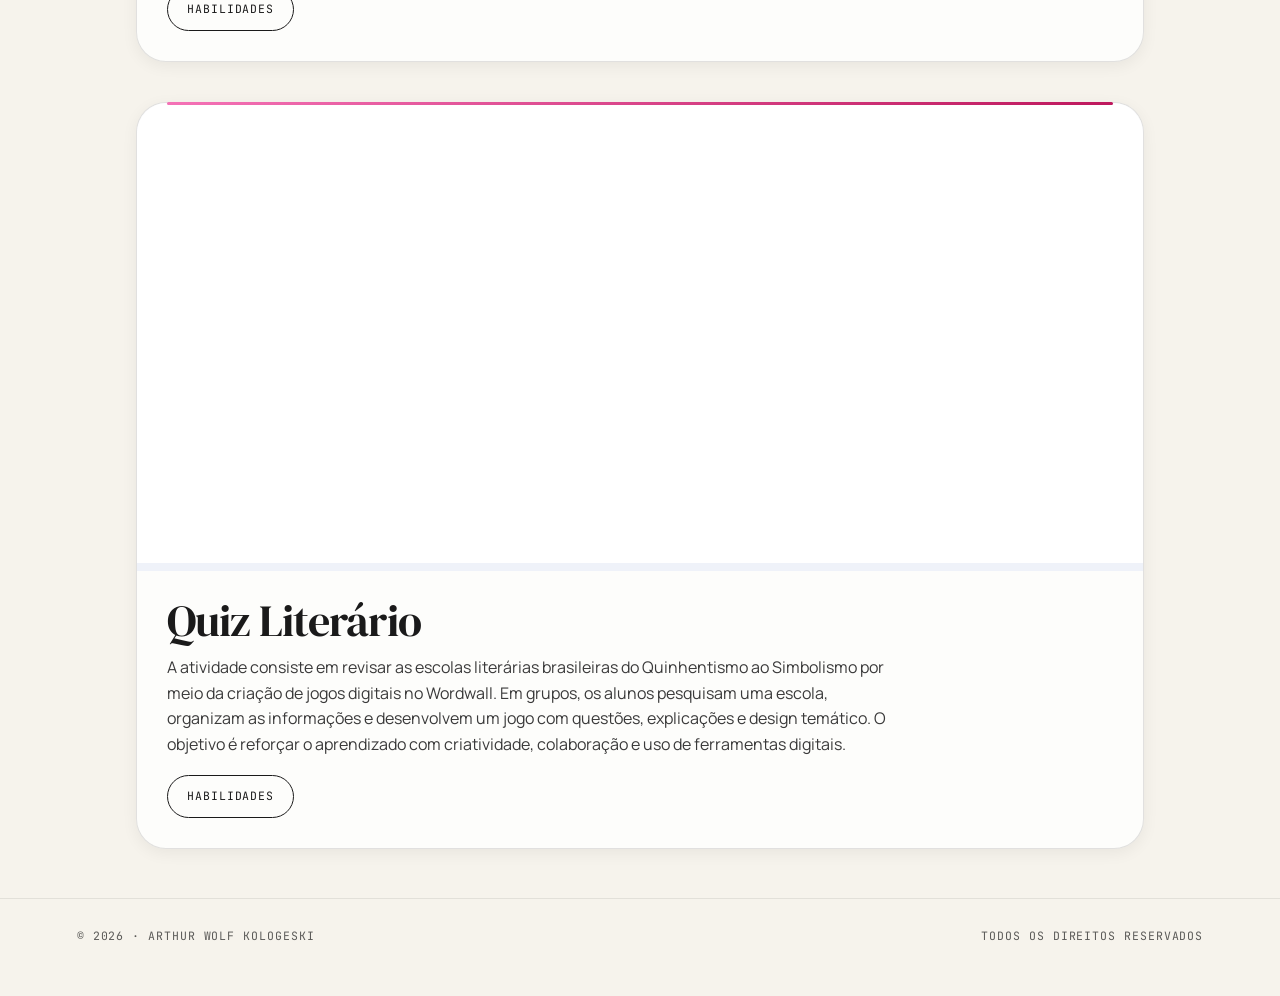
<file: linguagens.html>
<!doctype html>
<html lang="pt-BR">
<head>
<meta charset="utf-8" />
<meta name="viewport" content="width=device-width,initial-scale=1" />
<script>document.documentElement.classList.add('is-entering');</script>
<title>Linguagens e suas Tecnologias — Portfólio Acadêmico</title>
<meta name="description" content="Ler o mundo, narrar experiências e traduzir sensibilidades entre códigos." />
<link rel="preconnect" href="https://fonts.googleapis.com">
<link rel="preconnect" href="https://fonts.gstatic.com" crossorigin>
<link href="https://fonts.googleapis.com/css2?family=DM+Serif+Display:ital@0;1&family=Bodoni+Moda:ital,wght@1,400..700&family=Manrope:wght@300..800&family=JetBrains+Mono:wght@300..600&display=swap" rel="stylesheet">
<link rel="stylesheet" href="index.css" />
<link rel="stylesheet" href="linguagens.css" />
</head>
<body style="--banner-gradient:linear-gradient(135deg,#be185d,#f472b6); --accent:#be185d; --accent-2:#f472b6;">
<div class="curtain" aria-hidden="true"><span></span><span></span><span></span><span></span><span></span><span></span></div>
<div class="scroll-progress" aria-hidden="true"></div>
<div class="cursor-glow" aria-hidden="true"></div>
<header class="site-header top-bar" id="header">
  <a href="index.html" class="brand"><span class="owner">Arthur Wolf</span></a>
  <nav class="nav" id="nav" aria-label="Navegação">
    <a href="index.html">início</a>
    <a href="humanas.html">humanas</a>
    <a href="natureza.html">natureza</a>
    <a href="matematica.html">matemática</a>
    <a href="linguagens.html" class="active">linguagens</a>
    <a href="ads.html">A.D.S.</a>
    <a href="index.html#sec-redes">redes</a>
    <a href="index.html#sec-config">config</a>
  </nav>
</header>

<main>
  <section class="page-banner">
    <div id="globe-container" aria-hidden="true"></div>
    <div class="crumb reveal"><a href="index.html">início</a> / área 4</div>
    <h1 class="reveal">Linguagens e suas Tecnologias</h1>
    <p class="reveal">Ler o mundo, narrar experiências e traduzir sensibilidades entre códigos.</p>
    <div class="disciplines-row">
      <span class="chip">Português</span>
      <span class="chip">Literatura</span>
      <span class="chip">Inglês</span>
      <span class="chip">Artes</span>
    </div>
  </section>

  <section class="trimester-filter reveal">
    <div class="trimester-buttons">
      <button type="button" class="trimester-tab active" data-trimester="1">1º Trimestre</button>
      <button type="button" class="trimester-tab" data-trimester="2">2º Trimestre</button>
      <button type="button" class="trimester-tab" data-trimester="3">3º Trimestre</button>
    </div>
  </section>

  <section class="trimestre reveal trimester-section active" data-trimester="1">
    <div class="activities">
      
      <article class="activity reveal">
        <div class="image" aria-hidden="true">
          <div style="position: relative; width: 100%; height: 0; padding-top: 56.2500%;
 padding-bottom: 0; box-shadow: 0 2px 8px 0 rgba(63,69,81,0.16); margin-top: 1.6em; margin-bottom: 0.9em; overflow: hidden;
 border-radius: 8px; will-change: transform;">
  <iframe loading="lazy" style="position: absolute; width: 100%; height: 100%; top: 0; left: 0; border: none; padding: 0;margin: 0;"
    src="https://www.canva.com/design/DAHFDvu7zyI/RlZ_A1n83_f1PqyLoy_n2A/view?embed" allowfullscreen="allowfullscreen" allow="fullscreen">
  </iframe>
</div>
<a href="https:&#x2F;&#x2F;www.canva.com&#x2F;design&#x2F;DAHFDvu7zyI&#x2F;RlZ_A1n83_f1PqyLoy_n2A&#x2F;view?utm_content=DAHFDvu7zyI&amp;utm_campaign=designshare&amp;utm_medium=embeds&amp;utm_source=link" target="_blank" rel="noopener"></a>
        </div>
        <div class="content">
          <h3>A Paixão Segundo G.H</h3>
          <p>O trabalho propõe analisar a experiência de G.H. sob diferentes áreas (ciência, psicologia, sociologia e filosofia), questionando se ela pode ser explicada pelo corpo ou pela sociedade.
Cada grupo investiga um eixo teórico e relaciona conceitos à obra A Paixão Segundo G.H., apresentando uma mini aula.
O objetivo é compreender os limites entre biologia, cultura, linguagem e existência na interpretação da experiência vivida pela personagem.</p>
          <button class="open-popup" aria-expanded="false">Habilidades</button>
          <div class="popup" role="dialog" aria-hidden="true">
            <div class="popup-body">
              <h2>Habilidades Desenvolvidas</h2>
              <p>H4 - Reconhecer a pluralidade de manifestações artísticas e culturais como forma de integração entre pessoas e entre diferentes grupos sociais e étnicos. <br>

H22 - Produzir textos técnicos de acordo com uma estrutura estabelecida.</p>
              <button class="close-popup">Fechar</button>
            </div>
          </div>
        </div>
      </article>


      <article class="activity reveal">
        <div class="image" aria-hidden="true">
          <iframe class="aifreime" style="max-width:100%" src="https://wordwall.net/pt/embed/102fe62b23f84fe6ab008b71c630f10e?themeId=1&templateId=5&fontStackId=0" width="500" height="380" frameborder="0" allowfullscreen></iframe>
<a href="https:&#x2F;&#x2F;www.canva.com&#x2F;design&#x2F;DAHFDvu7zyI&#x2F;RlZ_A1n83_f1PqyLoy_n2A&#x2F;view?utm_content=DAHFDvu7zyI&amp;utm_campaign=designshare&amp;utm_medium=embeds&amp;utm_source=link" target="_blank" rel="noopener"></a>
        </div>
        <div class="content">
          <h3>Quiz Literário</h3>
          <p>A atividade consiste em revisar as escolas literárias brasileiras do Quinhentismo ao Simbolismo por meio da criação de jogos digitais no Wordwall. Em grupos, os alunos pesquisam uma escola, organizam as informações e desenvolvem um jogo com questões, explicações e design temático. O objetivo é reforçar o aprendizado com criatividade, colaboração e uso de ferramentas digitais.</p>
          <button class="open-popup" aria-expanded="false">Habilidades</button>
          <div class="popup" role="dialog" aria-hidden="true">
            <div class="popup-body">
              <h2>Habilidades Desenvolvidas</h2>
              <p>H15 - Produzir trabalhos individuais e coletivos, explorando materiais e técnicas ligados ao universo das composições artísticas e de práticas corporais.</p>
              <button class="close-popup">Fechar</button>
            </div>
          </div>
        </div>
      </article>
    </div>
  </section>

  <section class="trimestre reveal trimester-section" data-trimester="2">
    <div class="activities">
      <article class="activity reveal">
        <div class="image" aria-hidden="true">
          <iframe class="video" src="https://drive.google.com/file/d/1Z_86QCFCjOpo4bgVbDGwIGDXBwLig4IM/preview" width="640" height="480"></iframe>
        </div>
        <div class="content">
          <h3>VideoManifesto</h3>
          <p>O trabalho analisa os Manifestos Pau-Brasil e Antropófago de Oswald de Andrade, destacando suas críticas à dependência cultural europeia e a defesa da antropofagia para criar uma identidade nacional própria. A análise explora recursos como ironia, metáforas e intertextualidade, destacando a marcante paródia "Tupi, or not tupi that is the question".</p>
          <button class="open-popup" aria-expanded="false">Habilidades</button>
          <div class="popup" role="dialog" aria-hidden="true">
            <div class="popup-body">
              <h2>Habilidades Desenvolvidas</h2>
              <p>H3 - Identificar o tema principal, os subtemas e finalidades dos textos; H24 - Produzir textos escritos de domínio acadêmico e educacional.</p>
              <button class="close-popup">Fechar</button>
            </div>
          </div>
        </div>
      </article>

      <article class="activity reveal">
        <div class="image" aria-hidden="true">
          <iframe class="aifreime" src="https://docs.google.com/document/d/e/2PACX-1vQino8DJnABs9s664TqZphDYNIUOZhNIIPLWqnrTaMI56AMaoYjnj3FABCkwJk_FKoBegKuvJGZW6Gv/pub?embedded=true"></iframe>
        </div>
        <div class="content">
          <h3>Que tipo de arte você consome?</h3>
          <p>Atividade individual de Linguagens para o portfólio sobre artista, filme e música favoritos, explorando biografias, enredos e sentimentos.
O trabalho exige a escrita do texto em inglês, o uso do Simple Past e a inclusão de imagens ilustrativas. </p>
          <button class="open-popup" aria-expanded="false">Habilidades</button>
          <div class="popup" role="dialog" aria-hidden="true">
            <div class="popup-body">
              <h2>Habilidades Desenvolvidas</h2>
              <p>H25 - Interpretar textos em Língua Estrangeira Moderna (Inglês).</p>
              <button class="close-popup">Fechar</button>
            </div>
          </div>
        </div>
      </article>

      <article class="activity reveal">
        <div class="image" aria-hidden="true">
          <img src="ATVLNGS.png" alt="NOTA RED1000">
        </div>
        <div class="content">
          <h3>Red1000</h3>
          <p>Aqui está a nota  da redação feita na plataforma Red1000, que visa avaliar a produção textual dos alunos. </p>
          <button class="open-popup" aria-expanded="false">Habilidades</button>
          <div class="popup" role="dialog" aria-hidden="true">
            <div class="popup-body">
              <h2>Habilidades Desenvolvidas</h2>
              <p>H22 - Produzir textos técnicos de acordo com uma estrutura estabelecida.</p>
              <button class="close-popup">Fechar</button>
            </div>
          </div>
        </div>
      </article>
    </div>
  </section>

  <section class="trimestre reveal trimester-section" data-trimester="3">
    <h1 style="padding: 100px;" align="center">3º Trimestre - Em produção...</h1>
    <div class="activities">
      <div class="activities-empty">
        <p class="placeholder">Nenhuma atividade cadastrada ainda para este trimestre.</p>
      </div>
    </div>
  </section>
</main>

<footer class="site-footer">
  <div>© 2026 · Arthur Wolf Kologeski</div>
  <div>Todos os direitos reservados</div>
</footer>

<script src="engine.js"></script>
<script src="field.js"></script>
<script src="linguagens.js"></script>
<script src="shell.js"></script>
</body>
</html>
</file>
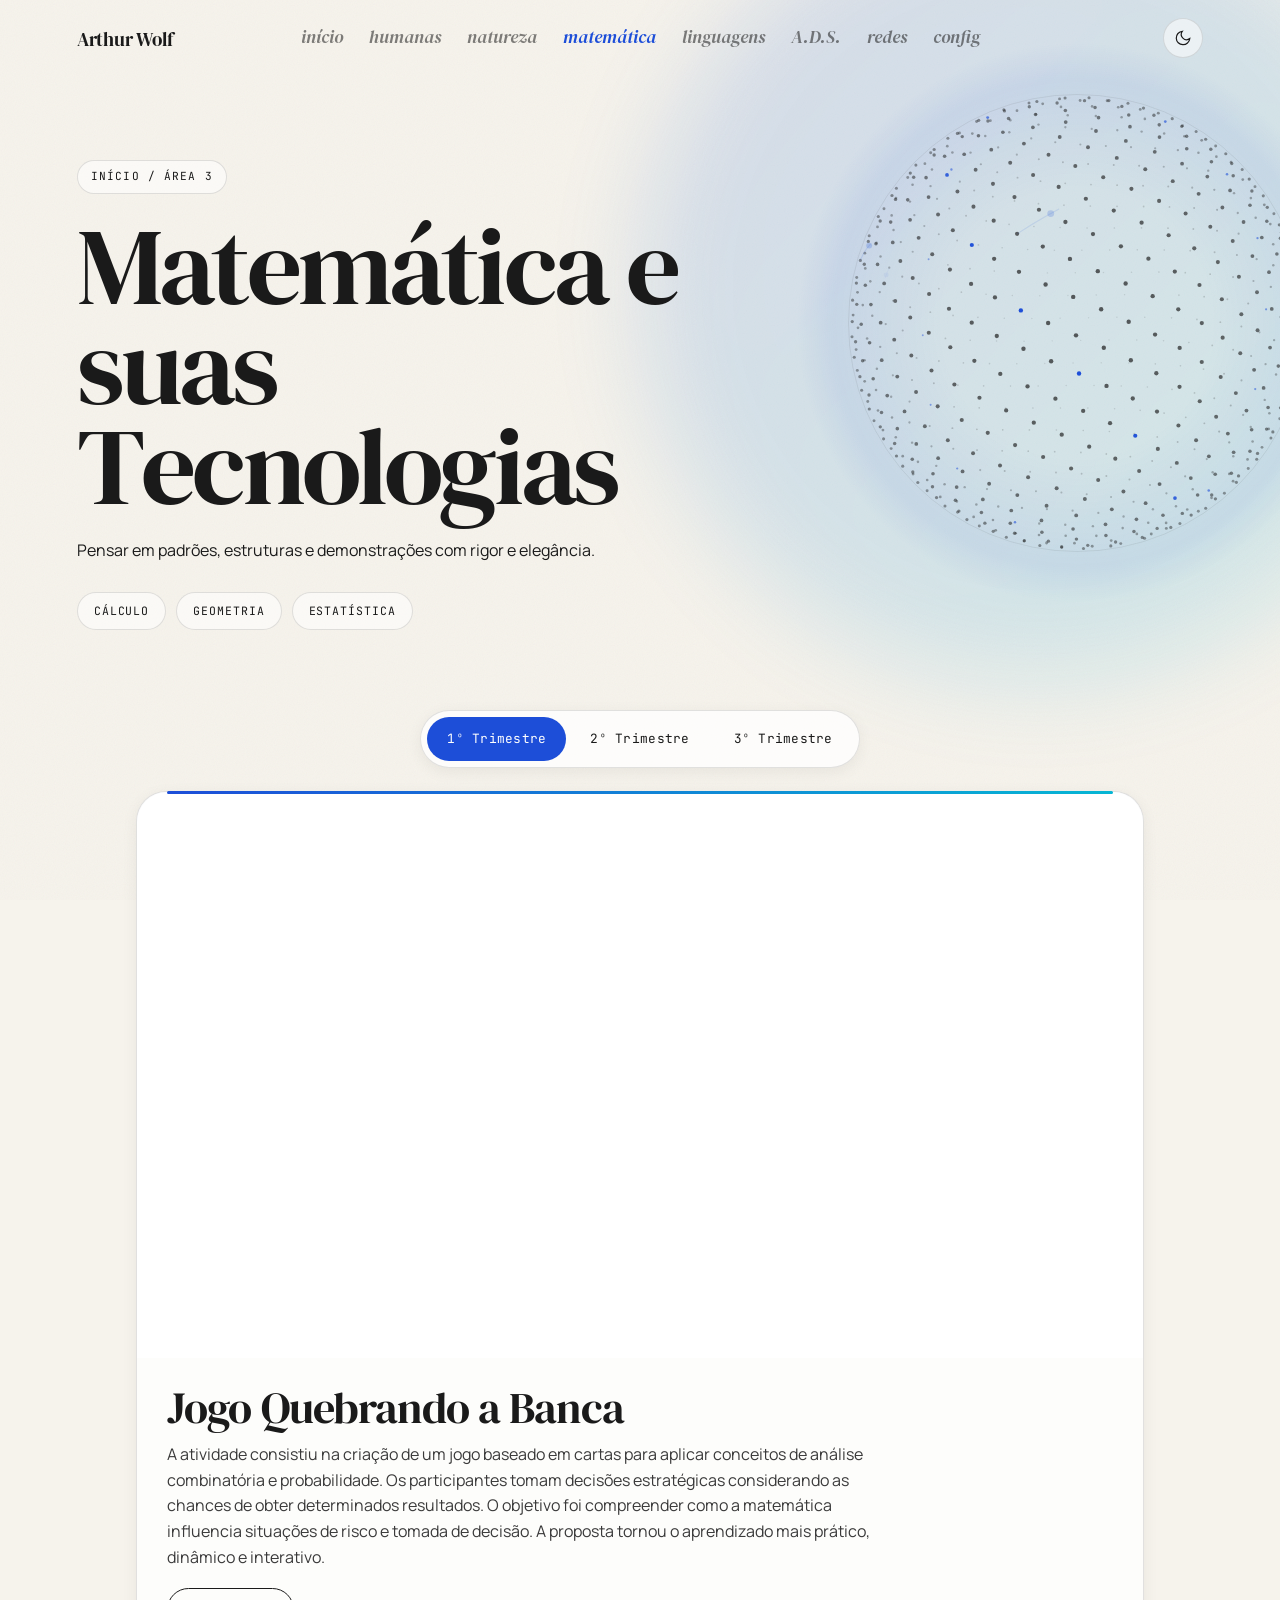
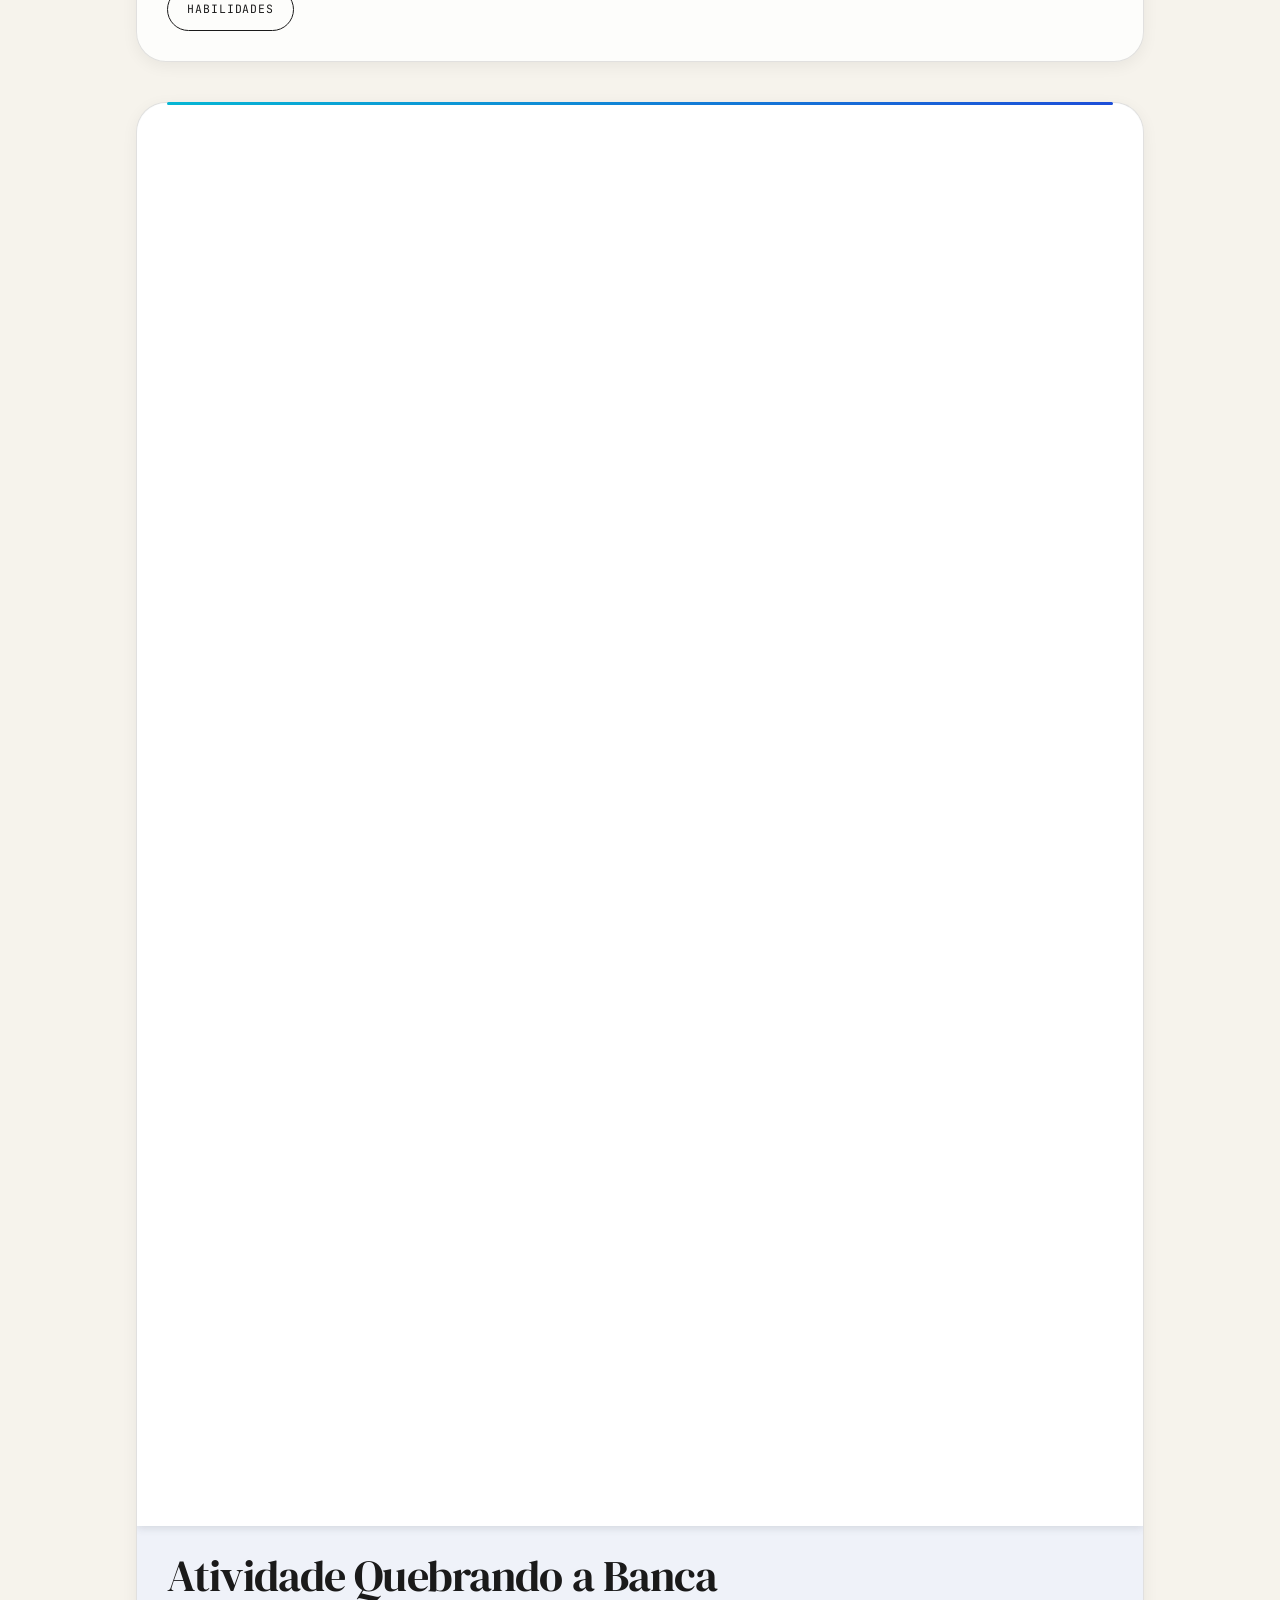
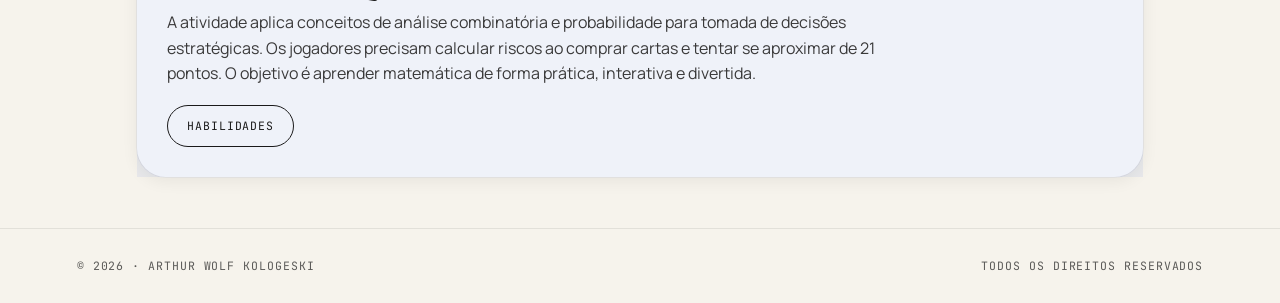
<file: matematica.html>
<!doctype html>
<html lang="pt-BR">
<head>
<meta charset="utf-8" />
<meta name="viewport" content="width=device-width,initial-scale=1" />
<script>document.documentElement.classList.add('is-entering');</script>
<title>Matemática e suas Tecnologias — Portfólio Acadêmico</title>
<meta name="description" content="Pensar em padrões, estruturas e demonstrações com rigor e elegância." />
<link rel="preconnect" href="https://fonts.googleapis.com">
<link rel="preconnect" href="https://fonts.gstatic.com" crossorigin>
<link href="https://fonts.googleapis.com/css2?family=DM+Serif+Display:ital@0;1&family=Bodoni+Moda:ital,wght@1,400..700&family=Manrope:wght@300..800&family=JetBrains+Mono:wght@300..600&display=swap" rel="stylesheet">
<link rel="stylesheet" href="index.css" />
<link rel="stylesheet" href="matematica.css" />
</head>
<body style="--banner-gradient:linear-gradient(135deg,#1d4ed8,#06b6d4); --accent:#1d4ed8; --accent-2:#06b6d4;">
<div class="curtain" aria-hidden="true"><span></span><span></span><span></span><span></span><span></span><span></span></div>
<div class="scroll-progress" aria-hidden="true"></div>
<div class="cursor-glow" aria-hidden="true"></div>
<header class="site-header top-bar" id="header">
  <a href="index.html" class="brand"><span class="owner">Arthur Wolf</span></a>
  <nav class="nav" id="nav" aria-label="Navegação">
    <a href="index.html">início</a>
    <a href="humanas.html">humanas</a>
    <a href="natureza.html">natureza</a>
    <a href="matematica.html" class="active">matemática</a>
    <a href="linguagens.html">linguagens</a>
    <a href="ads.html">A.D.S.</a>
    <a href="index.html#sec-redes">redes</a>
    <a href="index.html#sec-config">config</a>
  </nav>
</header>

<main>
  <section class="page-banner">
    <div id="globe-container" aria-hidden="true"></div>
    <div class="crumb reveal"><a href="index.html">início</a> / área 3</div>
    <h1 class="reveal">Matemática e suas Tecnologias</h1>
    <p class="reveal">Pensar em padrões, estruturas e demonstrações com rigor e elegância.</p>
    <div class="disciplines-row">
      <span class="chip">Cálculo</span>
      <span class="chip">Geometria</span>
      <span class="chip">Estatística</span>
    </div>
  </section>

  <section class="trimester-filter reveal">
    <div class="trimester-buttons">
      <button type="button" class="trimester-tab active" data-trimester="1">1º Trimestre</button>
      <button type="button" class="trimester-tab" data-trimester="2">2º Trimestre</button>
      <button type="button" class="trimester-tab" data-trimester="3">3º Trimestre</button>
    </div>
  </section>

  <section class="trimestre reveal trimester-section active" data-trimester="1">
    <div class="activities">
      
      <article class="activity reveal">
        <div class="image" aria-hidden="true">
          <div style="position: relative; width: 100%; height: 0; padding-top: 56.2500%;
 padding-bottom: 0; box-shadow: 0 2px 8px 0 rgba(63,69,81,0.16); margin-top: 1.6em; margin-bottom: 0.9em; overflow: hidden;
 border-radius: 8px; will-change: transform;">
  <iframe loading="lazy" style="position: absolute; width: 100%; height: 100%; top: 0; left: 0; border: none; padding: 0;margin: 0;"
    src="https://www.canva.com/design/DAHG-juCH8o/qV2IKdWn56ni_YwO9zM3VQ/view?embed" allowfullscreen="allowfullscreen" allow="fullscreen">
  </iframe>
</div>
<a href="https:&#x2F;&#x2F;www.canva.com&#x2F;design&#x2F;DAHG-juCH8o&#x2F;qV2IKdWn56ni_YwO9zM3VQ&#x2F;view?utm_content=DAHG-juCH8o&amp;utm_campaign=designshare&amp;utm_medium=embeds&amp;utm_source=link" target="_blank" rel="noopener"></a>
        </div>
        <div class="content">
          <h3>Jogo Quebrando a Banca</h3>
          <p>A atividade consistiu na criação de um jogo baseado em cartas para aplicar conceitos de análise combinatória e probabilidade. Os participantes tomam decisões estratégicas considerando as chances de obter determinados resultados. O objetivo foi compreender como a matemática influencia situações de risco e tomada de decisão. A proposta tornou o aprendizado mais prático, dinâmico e interativo.</p>
          <button class="open-popup" aria-expanded="false">Habilidades</button>
          <div class="popup" role="dialog" aria-hidden="true">
            <div class="popup-body">
              <h2>Habilidades Desenvolvidas</h2>
              <p>C5: Aplicar o pensamento probabilístico para quantificar e fazer previsões em situações aplicadas a diferentes áreas do conhecimento e da vida cotidiana <br>

H30: Identificar dados, regularidades e relações numa situação que envolva o raciocínio combinatório, utilizando os processos de contagem. <br>

H31: Reconhecer fenômenos e eventos (naturais, científicos, tecnológicos e/ou sociais) de caráter aleatório, compreendendo o significado e a importância da probabilidade como meio de prever resultados</p>
            </div>
          </div>
        </div>
      </article>



      <article class="activity reveal">
        <div class="image" aria-hidden="true">
          <div style="position: relative; width: 100%; height: 0; padding-top: 141.4286%;
 padding-bottom: 0; box-shadow: 0 2px 8px 0 rgba(63,69,81,0.16); margin-top: 1.6em; margin-bottom: 0.9em; overflow: hidden;
 border-radius: 8px; will-change: transform;">
  <iframe loading="lazy" style="position: absolute; width: 100%; height: 100%; top: 0; left: 0; border: none; padding: 0;margin: 0;"
    src="https://www.canva.com/design/DAHSi26COVs/6d7WJCFxdDueD5KqeFkhsg/view?embed" allowfullscreen="allowfullscreen" allow="fullscreen">
  </iframe>
</div>
<a href="https:&#x2F;&#x2F;www.canva.com&#x2F;design&#x2F;DAHSi26COVs&#x2F;6d7WJCFxdDueD5KqeFkhsg&#x2F;view?utm_content=DAHSi26COVs&amp;utm_campaign=designshare&amp;utm_medium=embeds&amp;utm_source=link" target="_blank" rel="noopener"></a>
        <div class="content">
          <h3>Atividade Quebrando a Banca</h3>
          <p>A atividade aplica conceitos de análise combinatória e probabilidade para tomada de decisões estratégicas. Os jogadores precisam calcular riscos ao comprar cartas e tentar se aproximar de 21 pontos. O objetivo é aprender matemática de forma prática, interativa e divertida.</p>
          <button class="open-popup" aria-expanded="false">Habilidades</button>
          <div class="popup" role="dialog" aria-hidden="true">
            <div class="popup-body">
              <h2>Habilidades Desenvolvidas</h2>
              <p>C5: Aplicar o pensamento probabilístico para quantificar e fazer previsões em situações aplicadas a diferentes áreas do conhecimento e da vida cotidiana <br>

H30: Identificar dados, regularidades e relações numa situação que envolva o raciocínio combinatório, utilizando os processos de contagem. <br>

H31: Reconhecer fenômenos e eventos (naturais, científicos, tecnológicos e/ou sociais) de caráter aleatório, compreendendo o significado e a importância da probabilidade como meio de prever resultados</p>
            </div>
          </div>
        </div>
      </article>
    </div>
  </section>

  <section class="trimestre reveal trimester-section" data-trimester="2">
    <div class="activities">

      <article class="activity reveal">
        <div class="image" aria-hidden="true">
          <div style="position: relative; width: 100%; height: 0; padding-top: 56.2500%;
 padding-bottom: 0; box-shadow: 0 2px 8px 0 rgba(63,69,81,0.16); margin-top: 1.6em; margin-bottom: 0.9em; overflow: hidden;
 border-radius: 8px; will-change: transform;">
  <iframe loading="lazy" style="position: absolute; width: 100%; height: 100%; top: 0; left: 0; border: none; padding: 0;margin: 0;"
    src="https://www.canva.com/design/DAHNZVU8wIw/2CGjjANe66U0119LohgxNA/view?embed" allowfullscreen="allowfullscreen" allow="fullscreen">
  </iframe>
</div>
<a href="https:&#x2F;&#x2F;www.canva.com&#x2F;design&#x2F;DAHNZVU8wIw&#x2F;2CGjjANe66U0119LohgxNA&#x2F;view?utm_content=DAHNZVU8wIw&amp;utm_campaign=designshare&amp;utm_medium=embeds&amp;utm_source=link" target="_blank" rel="noopener"></a>
        </div>
        <div class="content">
          <h3>Estatística</h3>
          <p>Na atividade "Detetives de Dados", grupos de até 5 alunos investigam hábitos escolares usando formulários, amostras de 30 a 50 estudantes, gráficos e cálculos estatísticos.
A equipe deve formular uma manchete baseada nos dados e apresentar as descobertas em até 5 minutos.</p>
          <button class="open-popup" aria-expanded="false">Habilidades</button>
          <div class="popup" role="dialog" aria-hidden="true">
            <div class="popup-body">
              <h2>Habilidades Desenvolvidas</h2>
              <p>C4 - Analisar e investigar  dados e informações de  natureza científica e  social, articulando diferentes áreas do conhecimento, compreendendo representações gráficas  e uso de modelos matemáticos, realizando  inferências, previsões e  tendências, para tomadas de decisão. <br>
              H 27 -Compreender informações estatísticas provenientes de naturezas distintas  (social, econômica, política ou científica) e formular juízos com base nessas  informações. <br>
H 28 - Calcular medidas de tendência central e de dispersão de um conjunto de  dados para aplicá-las e analisá-las em situações diversas no contexto das  ciências, das tecnologias, das atividades pessoais e profissionais. <br>
H 29- Construir tabelas e gráficos com recursos tecnológicos que permitam  simplificar cálculos, facilitar a leitura e a compreensão das informações, para  análise da realidade.</p>
            </div>
          </div>
        </div>
      </article>

    </div>
  </section>

  <section class="trimestre reveal trimester-section" data-trimester="3">
    <h1 style="padding: 100px;" align="center">3º Trimestre - Em produção...</h1>
    <div class="activities activities-empty">
      <p class="placeholder">Nenhuma atividade cadastrada ainda para este trimestre.</p>
    </div>
  </section>
</main>

<footer class="site-footer">
  <div>© 2026 · Arthur Wolf Kologeski</div>
  <div>Todos os direitos reservados</div>
</footer>

<script src="engine.js"></script>
<script src="field.js"></script>
<script src="matematica.js"></script>
<script src="shell.js"></script>
</body>
</html>
</file>
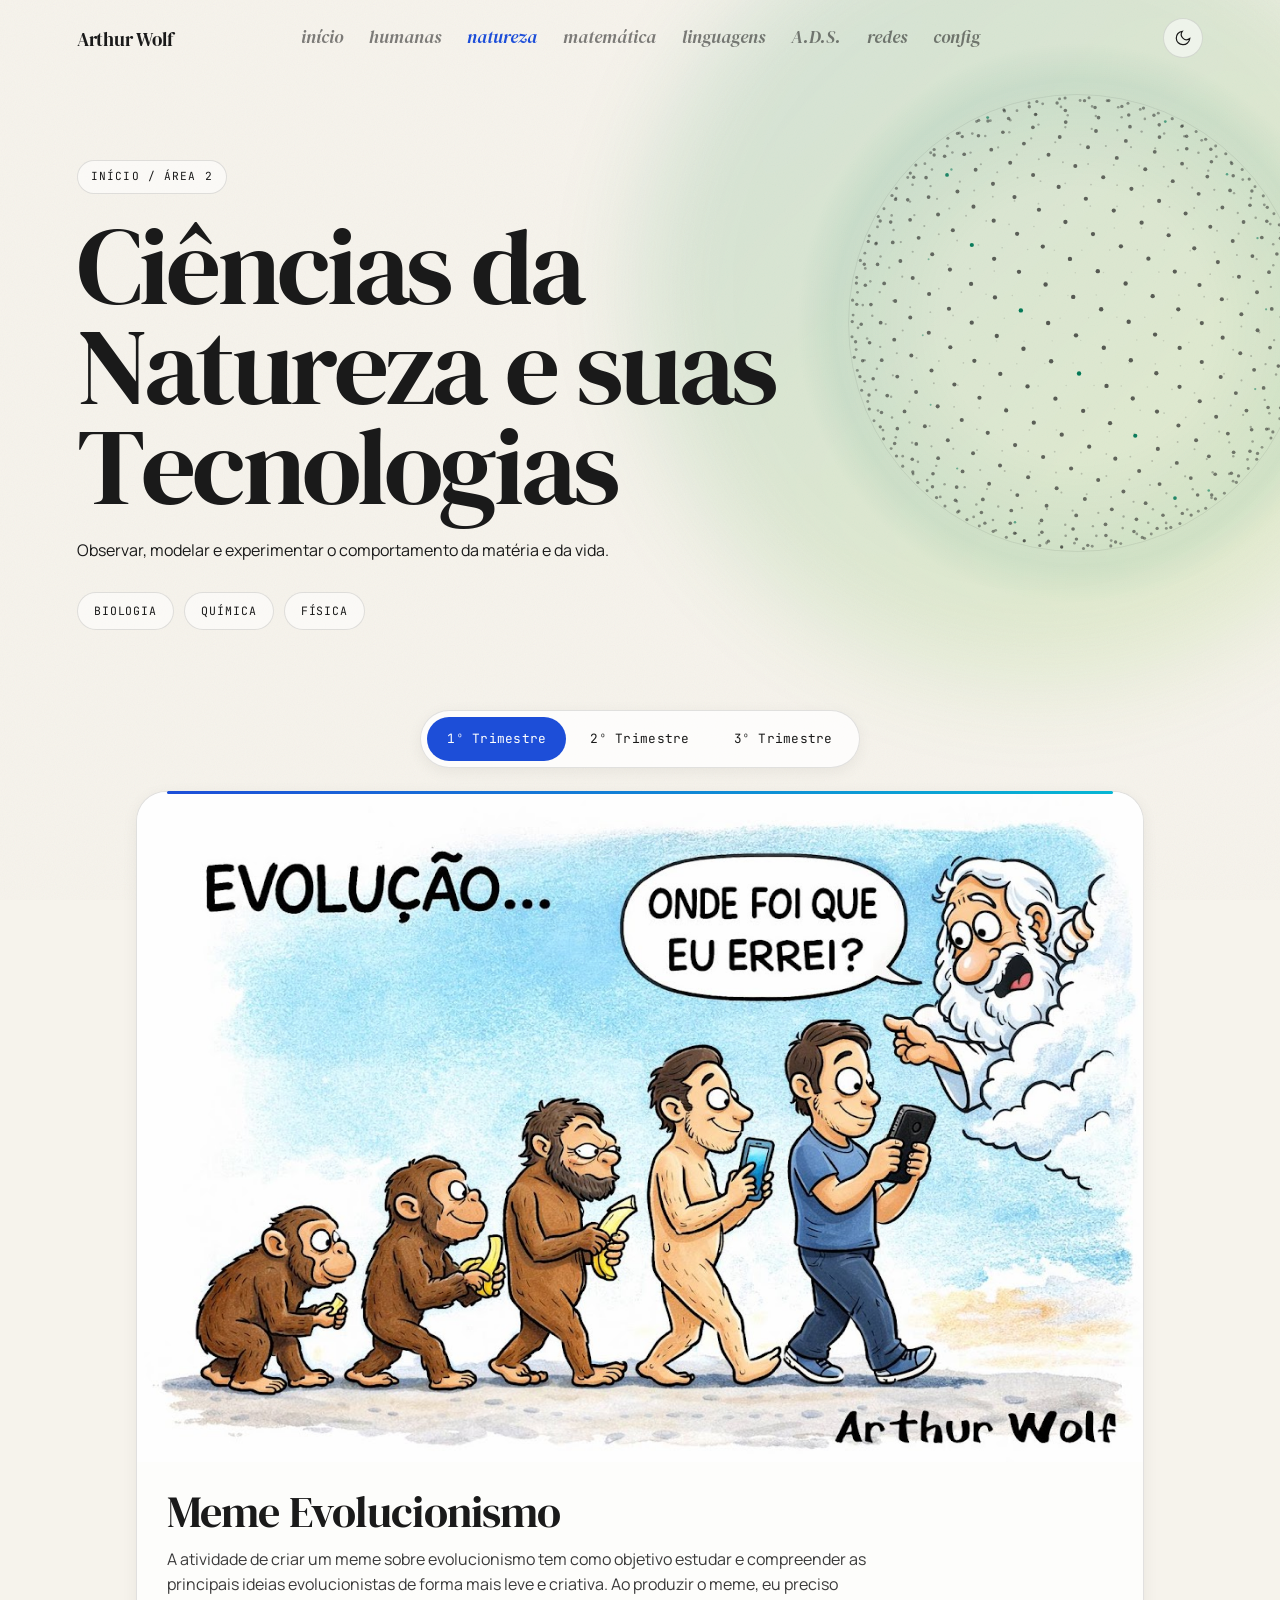
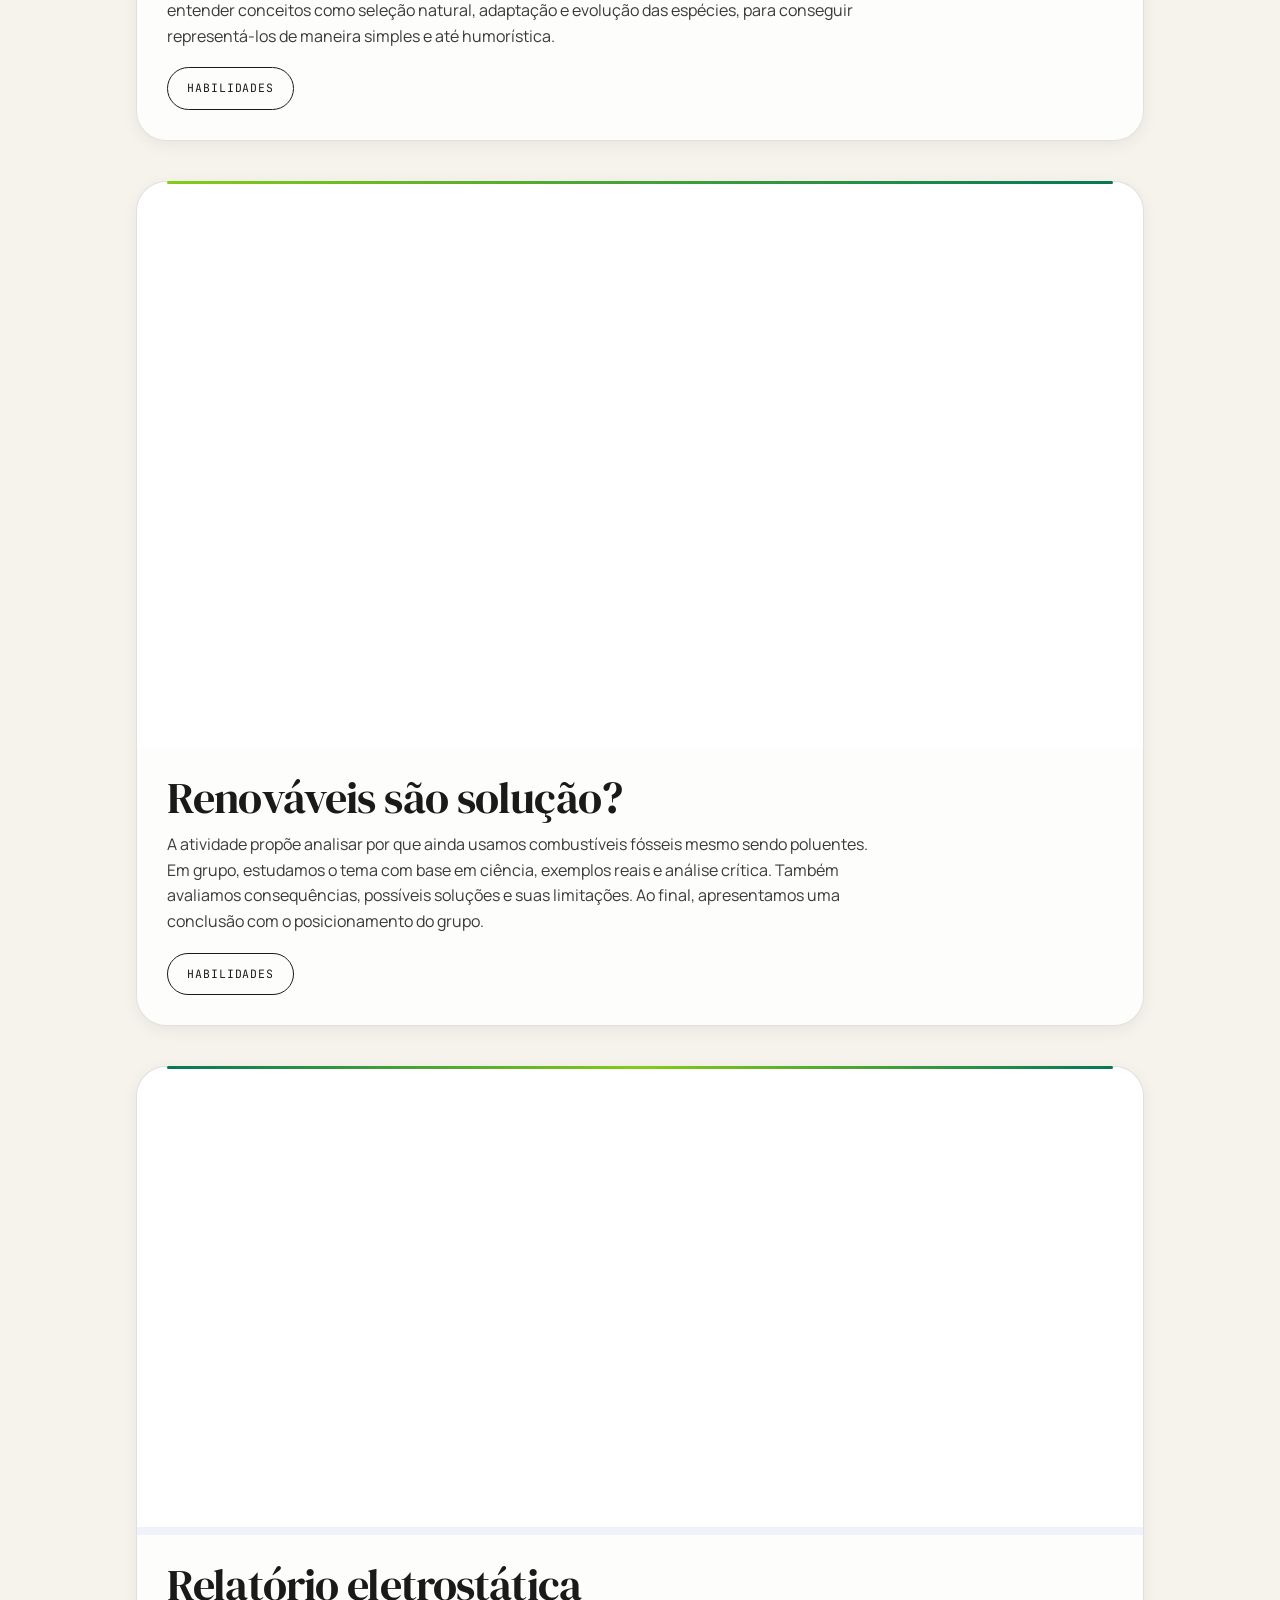
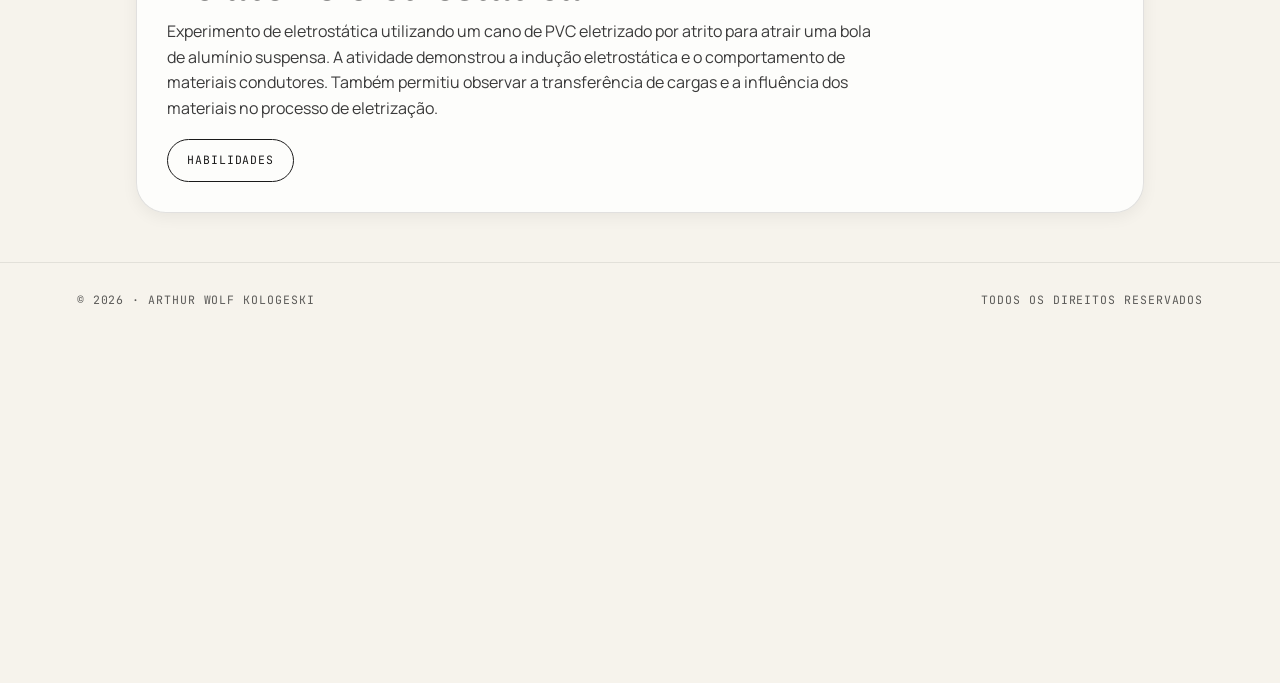
<file: natureza.html>
﻿<!doctype html>
<html lang="pt-BR">
<head>
<meta charset="utf-8" />
<meta name="viewport" content="width=device-width,initial-scale=1" />
<script>document.documentElement.classList.add('is-entering');</script>
<title>Ciências da Natureza e suas Tecnologias — Portfólio Acadêmico</title>
<meta name="description" content="Observar, modelar e experimentar o comportamento da matéria e da vida." />
<link rel="preconnect" href="https://fonts.googleapis.com">
<link rel="preconnect" href="https://fonts.gstatic.com" crossorigin>
<link href="https://fonts.googleapis.com/css2?family=DM+Serif+Display:ital@0;1&family=Bodoni+Moda:ital,wght@1,400..700&family=Manrope:wght@300..800&family=JetBrains+Mono:wght@300..600&display=swap" rel="stylesheet">
<link rel="stylesheet" href="index.css" />
<link rel="stylesheet" href="natureza.css" />
</head>
<body style="--banner-gradient:linear-gradient(135deg,#047857,#84cc16); --accent:#047857; --accent-2:#84cc16;">
<div class="curtain" aria-hidden="true"><span></span><span></span><span></span><span></span><span></span><span></span></div>
<div class="scroll-progress" aria-hidden="true"></div>
<div class="cursor-glow" aria-hidden="true"></div>
<header class="site-header top-bar" id="header">
  <a href="index.html" class="brand"><span class="owner">Arthur Wolf</span></a>
  <nav class="nav" id="nav" aria-label="Navegação">
    <a href="index.html">início</a>
    <a href="humanas.html">humanas</a>
    <a href="natureza.html" class="active">natureza</a>
    <a href="matematica.html">matemática</a>
    <a href="linguagens.html">linguagens</a>
    <a href="ads.html">A.D.S.</a>
    <a href="index.html#sec-redes">redes</a>
    <a href="index.html#sec-config">config</a>
  </nav>
</header>

<main>
  <section class="page-banner">
    <div id="globe-container" aria-hidden="true"></div>
    <div class="crumb reveal"><a href="index.html">início</a> / área 2</div>
    <h1 class="reveal">Ciências da Natureza e suas Tecnologias</h1>
    <p class="reveal">Observar, modelar e experimentar o comportamento da matéria e da vida.</p>
    <div class="disciplines-row">
      <span class="chip">Biologia</span>
      <span class="chip">Química</span>
      <span class="chip">Física</span>
    </div>
  </section>

  <section class="trimester-filter reveal">
    <div class="trimester-buttons">
      <button type="button" class="trimester-tab active" data-trimester="1">1º Trimestre</button>
      <button type="button" class="trimester-tab" data-trimester="2">2º Trimestre</button>
      <button type="button" class="trimester-tab" data-trimester="3">3º Trimestre</button>
    </div>
  </section>

  <section class="trimestre reveal trimester-section active" data-trimester="1">
    <div class="activities">
      
      <article class="activity reveal">
        <div class="image" aria-hidden="true">
          <img src="ATVNTR1.jpg" alt="MEME EVOLUCIONISMO" />
        </div>
        <div class="content">
          <h3>Meme Evolucionismo</h3>
          <p>A atividade de criar um meme sobre evolucionismo tem como objetivo estudar e compreender as principais ideias evolucionistas de forma mais leve e criativa. Ao produzir o meme, eu preciso entender conceitos como seleção natural, adaptação e evolução das espécies, para conseguir representá-los de maneira simples e até humorística.</p>
          <button class="open-popup" aria-expanded="false">Habilidades</button>
          <div class="popup" role="dialog" aria-hidden="true">
            <div class="popup-body">
              <h2>Habilidades Desenvolvidas</h2>
              <p>C3 - Determinar os impactos das ações humanas nos ambientes, identificando suas causas e propondo soluções para a sua redução. <br>

H15 - Comparar propostas de intervenção ambiental aplicando conhecimentos científicos e tecnológicos, observando os riscos e benefícios de sua implementação. <br>

H18 - Identificar situações de risco ambiental na cidade onde reside.</p>
              <button class="close-popup">Fechar</button>
            </div>
          </div>
        </div>
      </article>

      <article class="activity reveal">
        <div class="image" aria-hidden="true">
          <div style="position: relative; width: 100%; height: 0; padding-top: 56.2500%;
 padding-bottom: 0; box-shadow: 0 2px 8px 0 rgba(63,69,81,0.16); margin-top: 1.6em; margin-bottom: 0.9em; overflow: hidden;
 border-radius: 8px; will-change: transform;">
  <iframe loading="lazy" style="position: absolute; width: 100%; height: 100%; top: 0; left: 0; border: none; padding: 0;margin: 0;"
    src="https://www.canva.com/design/DAHFIwa03fw/cukbGP-GiSJng_0yBoslww/view?embed" allowfullscreen="allowfullscreen" allow="fullscreen">
  </iframe>
</div>
<a href="https:&#x2F;&#x2F;www.canva.com&#x2F;design&#x2F;DAHFIwa03fw&#x2F;cukbGP-GiSJng_0yBoslww&#x2F;view?utm_content=DAHFIwa03fw&amp;utm_campaign=designshare&amp;utm_medium=embeds&amp;utm_source=link" target="_blank" rel="noopener"></a>
        </div>
        <div class="content">
          <h3>Renováveis são solução?</h3>
          <p>A atividade propõe analisar por que ainda usamos combustíveis fósseis mesmo sendo poluentes. Em grupo, estudamos o tema com base em ciência, exemplos reais e análise crítica. Também avaliamos consequências, possíveis soluções e suas limitações. Ao final, apresentamos uma conclusão com o posicionamento do grupo.</p>
          <button class="open-popup" aria-expanded="false">Habilidades</button>
          <div class="popup" role="dialog" aria-hidden="true">
            <div class="popup-body">
              <h2>Habilidades Desenvolvidas</h2>
              <p>C1 - Compreender as ciências naturais e as tecnologias como construções humanas associadas à cultura dos povos e suas visões de mundo. <br>

H1 - Interpretar informações apresentadas em diferentes linguagens usadas nas Ciências, como texto discursivo, gráficos, tabelas, relações matemáticas, diagramas ou representação simbólica. <br>

C2 - Aplicar os conceitos fundamentais e estruturas procedimentais das Ciências da Natureza na explicação de fenômenos cotidianos, bem como dominar processos e práticas da investigação científica. <br>

H9 - Explicar os conceitos de energia, matéria, vida e transformação para explicar fenômenos naturais e procedimentos tecnológicos. <br>
                
H11 - Empregar procedimentos e práticas de observação, levantamento de hipótese, experimentação, coleta de dados e conclusões para resolução de problemas relacionados às Ciências da Natureza.</p>
              <button class="close-popup">Fechar</button>
            </div>
          </div>
        </div>
      </article>

      <article class="activity reveal">
        <div class="image" aria-hidden="true">
          <iframe class="doque" src="https://docs.google.com/document/d/e/2PACX-1vS8O8aQcNapMUv-IWUfa-_pNl_y4HkxSJeSQ0I7u_spaZ8_uvDDsn7xmB3CUHLK1CCVeyVY1OP95z8Z/pub?embedded=true"></iframe>
        </div>
        <div class="content">
          <h3>Relatório eletrostática</h3>
          <p>Experimento de eletrostática utilizando um cano de PVC eletrizado por atrito para atrair uma bola de alumínio suspensa. A atividade demonstrou a indução eletrostática e o comportamento de materiais condutores. Também permitiu observar a transferência de cargas e a influência dos materiais no processo de eletrização.</p>
          <button class="open-popup" aria-expanded="false">Habilidades</button>
          <div class="popup" role="dialog" aria-hidden="true">
            <div class="popup-body">
              <h2>Habilidades Desenvolvidas</h2>
              <p>C1 - Compreender as ciências naturais e as tecnologias como construções humanas associadas à cultura dos povos e suas visões de mundo. <br>

H1 - Interpretar informações apresentadas em diferentes linguagens usadas nas Ciências, como texto discursivo, gráficos, tabelas, relações matemáticas, diagramas ou representação simbólica. <br>

C2 - Aplicar os conceitos fundamentais e estruturas procedimentais das Ciências da Natureza na explicação de fenômenos cotidianos, bem como dominar processos e práticas da investigação científica. <br>

H7 - Compreender os conceitos relacionados à Química nos seus diferentes ramos: Fisico-química, Química orgânica e Química Geral. <br>

H9 - Explicar os conceitos de energia, matéria, vida e transformação para explicar fenômenos naturais e procedimentos tecnológicos. <br>

H11 - Empregar procedimentos e práticas de observação, levantamento de hipótese, experimentação, coleta de dados e conclusões para resolução de problemas relacionados às Ciências da Natureza.

H12 - Relacionar informações para construir modelos em ciência e tecnologia.</p>
              <button class="close-popup">Fechar</button>
            </div>
          </div>
        </div>
      </article>

    </div>
  </section>

  <section class="trimestre reveal trimester-section" data-trimester="2">
    <div class="activities">
      
      <article class="activity reveal">
        <div class="image" aria-hidden="true">
          <img src="naturezacartaz (1).jpeg" alt="Atividade do 2º Trimestre" />
        </div>
        <div class="content">
          <h3>Mural Interativo</h3>
          <p>Em colaboração com a turma, produzimos um cartaz informativo sobre processos químicos e garantimos nosso espaço no 1º andar, transformando o corredor em uma verdadeira vitrine de conhecimento técnico e científico.</p>
          <button class="open-popup" aria-expanded="false">Habilidades</button>
          <div class="popup" role="dialog" aria-hidden="true">
            <div class="popup-body">
              <p>C2 –Aplicar os conceitos fundamentais e estruturas procedimentais das Ciências da Natureza na explicação de fenômenos cotidianos, bem como dominar processos e práticas da  investigação científica. <br>
H11 – Empregar procedimentos e práticas de observação, coleta de dados e conclusões para resolução de problemas relacionados às Ciências da Natureza. <br>
C3 – Determinar os impactos das ações  humanas nos ambientes,  identificando suas causas e propondo soluções para a sua  redução. <br>
H15 – Comparar propostas de intervenção ambiental aplicando conhecimentos científicos e tecnológicos, observando os riscos e benefícios de sua implementação. <br>
H18 – Identificar situações de risco ambiental na cidade onde reside. <br>
C4 - Compreender o funcionamento dos  organismos vivos em  geral e o ser humano em  especial, considerando  suas relações com o  ambiente em que vivem,  abordando aspectos  físicos e socioculturais. <br>
H23 – Formular propostas de alcance individual ou coletivo, utilizando como critérios a preservação e a promoção da saúde individual e coletiva.
</p>
              <button class="close-popup">Fechar</button>
            </div>
          </div>
        </div>
      </article>

    </div>

    <div class="activities">
      
      <article class="activity reveal">
        <div class="image" aria-hidden="true">
          <div style="position: relative; width: 100%; height: 0; padding-top: 56.2500%;
 padding-bottom: 0; box-shadow: 0 2px 8px 0 rgba(63,69,81,0.16); margin-top: 1.6em; margin-bottom: 0.9em; overflow: hidden;
 border-radius: 8px; will-change: transform;">
  <iframe loading="lazy" style="position: absolute; width: 100%; height: 100%; top: 0; left: 0; border: none; padding: 0;margin: 0;"
    src="https://www.canva.com/design/DAHNYrWVjqs/esT_PT37YXVZrlRCd7dR6g/view?embed" allowfullscreen="allowfullscreen" allow="fullscreen">
  </iframe>
</div>
<a href="https:&#x2F;&#x2F;www.canva.com&#x2F;design&#x2F;DAHNYrWVjqs&#x2F;esT_PT37YXVZrlRCd7dR6g&#x2F;view?utm_content=DAHNYrWVjqs&amp;utm_campaign=designshare&amp;utm_medium=embeds&amp;utm_source=link" target="_blank" rel="noopener"></a>
        </div>
        <div class="content">
          <h3>Estequiometria na Indústria</h3>
          <p>Apresentamos um seminário sobre Estequiometria na Indústria, abordando como o cálculo reacional viabiliza a produção de polietileno e impulsiona a economia circular através do aproveitamento máximo e sustentável de matéria-prima.</p>
          <button class="open-popup" aria-expanded="false">Habilidades</button>
          <div class="popup" role="dialog" aria-hidden="true">
            <div class="popup-body">
              <p>C2 - Aplicar os conceitos fundamentais e estruturas procedimentais das Ciências da Natureza na explicação de fenômenos cotidianos, bem como dominar processos e práticas da investigação científica. <br>
H6 - Compreender os conceitos relacionados à Física em seus diferentes ramos: Astronomia, Mecânica, Acústica, Óptica, Termologia, Calorimetria, Ondulatória, Eletricidade, Magnetismo e Física Moderna e Nuclear. <br> 
H7 - Compreender os conceitos relacionados à Química nos seus diferentes ramos: Físico-química, Química orgânica e Química Geral. <br>
H9 - Explicar os conceitos de energia, matéria, vida e transformação para explicar fenômenos naturais e procedimentos tecnológicos.
</p>
              <button class="close-popup">Fechar</button>
            </div>
          </div>
        </div>
      </article>

    </div>

    <div class="activities">
      
      <article class="activity reveal">
        <div class="image" aria-hidden="true">
          <iframe width="100%" height="600px" src="https://drive.google.com/file/d/1FNbSz6zmWyFAzGiuOj9CaN5TvmLL_D10/preview"></iframe>
        </div>
        <div class="content">
          <h3>Cartilha Eletricidade e o Corpo Humano</h3>
          <p>Desenvolvemos em grupos uma cartilha informativa ilustrada sobre a interação entre eletricidade e o corpo humano, focada em riscos, prevenção de acidentes e aplicações médicas. Elaboramos o material no formato de livreto com linguagem acessível, dados explicativos e orientações de primeiros socorros.</p>
          <button class="open-popup" aria-expanded="false">Habilidades</button>
          <div class="popup" role="dialog" aria-hidden="true">
            <div class="popup-body">
              <p>C1 - Compreender as ciências naturais e as tecnologias como construções humanas associadas à cultura dos povos e suas visões de mundo. <br>
H3 - Inferir significado de termos técnico-científicos em textos de instrumentação ou de divulgação científica. <br>
H4 - Identificar, em textos, diagramas, gráficos, imagens e tabelas, informações relevantes para compreender um fenômeno ou conceito
relacionado às Ciências da Natureza. <br>
C2 - Aplicar os conceitos fundamentais e estruturas procedimentais das Ciências da Natureza na explicação de fenômenos cotidianos, bem como dominar processos e práticas da investigação científica. <br>
H12 - Relacionar informações para construir modelos em ciência e tecnologia. <br>
C4 - Compreender o funcionamento dos organismos vivos em geral e o ser humano em especial, considerando suas relações com o ambiente em que vivem, abordando aspectos físicos e socioculturais. <br>
H23 - Formular propostas de alcance individual ou coletivo, utilizando como critérios a preservação e a promoção da saúde individual e
coletiva.</p>
              <button class="close-popup">Fechar</button>
            </div>
          </div>
        </div>
      </article>

    </div>

    <div class="activities">
      
      <article class="activity activity--gallery reveal">
        <div class="image gallery">
          <iframe class="gallery-frame" src="https://drive.google.com/file/d/112C6TrkmCYRgLWILtVlwKZWwWH_WTotK/preview" title="Eletroquímica Aplicada — mídia da atividade" loading="lazy" allowfullscreen></iframe>
          <div class="gallery-nav">
            <button type="button" class="gallery-btn active" data-src="https://drive.google.com/file/d/112C6TrkmCYRgLWILtVlwKZWwWH_WTotK/preview">01</button>
            <button type="button" class="gallery-btn" data-src="https://drive.google.com/file/d/17hsEhm7bOpBgpkH9ybGdrUgtfguP0M7A/preview">02</button>
            <button type="button" class="gallery-btn" data-src="https://drive.google.com/file/d/1JF-Sb-k0JrRyZxL9hZNCzly7ODAxFXNz/preview">03</button>
          </div>
        </div>
        <div class="content">
          <h3>Eletroquímica Aplicada</h3>
          <p>Desenvolvemos um projeto prático de eletroquímica em equipes, investigando como variáveis afetam fenômenos como corrosão, eletrólise ou pilhas. Testamos até três condições experimentais, registramos tabelas e gráficos, explicamos as reações de oxirredução e gravamos um vídeo curto.</p>
          <button class="open-popup" aria-expanded="false">Habilidades</button>
          <div class="popup" role="dialog" aria-hidden="true">
            <div class="popup-body">
              <p>(SESI.EM13CNT106.s.6) Avaliar, com ou sem o uso de dispositivos e aplicativos digitais, tecnologias e possíveis soluções para as
demandas que envolvem a geração, o transporte, a distribuição e o consumo de energia elétrica, considerando a disponibilidade de
recursos, a eficiência energética, a relação custo/benefício, as características geográficas e ambientais, a produção de resíduos e os
impactos socioambientais e culturais. <br>

(SESI.EM13CNT107.a.7) Analisar o funcionamento de geradores, motores elétricos e seus componentes, bobinas, transformadores,
pilhas, baterias e dispositivos eletrônicos, com base na análise dos processos de transformação e condução de energia envolvidos –
com ou sem o uso de dispositivos e aplicativos digitais –, para propor ações que visem a sustentabilidade. <br>

(SESI.EM13CNT302.a.17) Comunicar, para públicos variados, em diversos contextos, resultados de análises, pesquisas e/ou experimentos, elaborando e/ou interpretando textos, gráficos, tabelas, símbolos, códigos, sistemas de classificação e equações, por meio
de diferentes linguagens, mídias, tecnologias digitais de informação e comunicação (TDIC), de modo a participar e/ou promover
debates em torno de temas científicos e/ou tecnológicos de relevância sociocultural e ambiental. <br>

(SESI.EM13CNT307.s.22) Analisar as propriedades dos materiais para avaliar a adequação de seu uso em diferentes aplicações (industriais, cotidianas, arquitetônicas ou tecnológicas) e/ou propor soluções seguras e sustentáveis considerando seu contexto local
e cotidiano. <br>

(SESI.EM13CNT308.a.23) Investigar o funcionamento de equipamentos elétricos e/ou eletrônicos e sistemas de automação para
compreender as tecnologias contemporâneas e avaliar seus impactos sociais, culturais e ambientais, considerando especialmente
o mundo do trabalho.</p>
              <button class="close-popup">Fechar</button>
            </div>
          </div>
        </div>
      </article>

    </div>
  </section>

  <section class="trimestre reveal trimester-section" data-trimester="3">
    <h1 style="padding: 100px;" align="center">3º Trimestre - Em produção...</h1>
    <div class="activities activities-empty">
      <p class="placeholder">Nenhuma atividade cadastrada ainda para este trimestre.</p>
    </div>
  </section>
</main>

<footer class="site-footer">
  <div>© 2026 · Arthur Wolf Kologeski</div>
  <div>Todos os direitos reservados</div>
</footer>

<script src="engine.js"></script>
<script src="field.js"></script>
<script src="natureza.js"></script>
<script src="shell.js"></script>
</body>
</html>
</file>
<file: index.css>
/* =====================================================================
   Portfólio · v2 "Atelier Editorial"
   Paleta original preservada: creme #f6f3ec · tinta #1a1a1a ·
   acentos por área (humanas, natureza, matemática, linguagens, A.D.S.)
   Tipografia: Instrument Serif (display) · Manrope (texto) · JetBrains Mono
   ===================================================================== */

/* ---------- 1. Design tokens ---------- */
:root {
  --bg: #f6f3ec;
  --bg-soft: #efeadd;
  --ink: #1a1a1a;
  --ink-soft: #3a3a3a;
  --muted: #6b6b6b;
  --line: rgba(20, 20, 20, 0.12);
  --glass: rgba(255, 255, 255, 0.55);
  --glass-strong: rgba(255, 255, 255, 0.78);
  --shadow-sm: 0 4px 16px rgba(20, 20, 20, 0.06);
  --shadow-md: 0 14px 40px rgba(20, 20, 20, 0.1);
  --shadow-lg: 0 28px 70px rgba(20, 20, 20, 0.18);
  --radius: 22px;

  --font-display: "DM Serif Display", "Times New Roman", serif;
  --font-accent: "Bodoni Moda", "Didot", serif;
  --font-body: "Manrope", system-ui, -apple-system, "Segoe UI", sans-serif;
  --font-mono: "JetBrains Mono", ui-monospace, SFMono-Regular, Menlo, monospace;

  --ease: cubic-bezier(0.2, 0.7, 0.1, 1);
  --ease-out-expo: cubic-bezier(0.16, 1, 0.3, 1);
  --ease-spring: cubic-bezier(0.34, 1.56, 0.64, 1);

  /* Paleta por área (idêntica à original) */
  --humanas-1: #c2410c;   --humanas-2: #f59e0b;
  --natureza-1: #047857;  --natureza-2: #84cc16;
  --matematica-1: #1d4ed8; --matematica-2: #06b6d4;
  --linguagens-1: #be185d; --linguagens-2: #f472b6;

  --accent: #c2410c;
  --accent-2: #f59e0b;
}

/* ---------- 2. Reset & base ---------- */
*, *::before, *::after { box-sizing: border-box; margin: 0; padding: 0; }
html { scroll-behavior: smooth; -webkit-text-size-adjust: 100%; }
body {
  font-family: var(--font-body);
  background: var(--bg);
  color: var(--ink);
  line-height: 1.6;
  overflow-x: hidden;
  -webkit-font-smoothing: antialiased;
  transition: background-color 0.6s var(--ease), color 0.6s var(--ease);
}
a { color: inherit; text-decoration: none; }
img { max-width: 100%; display: block; }
button { font: inherit; }

/* grão de papel sobre tudo */
body::before {
  content: "";
  position: fixed;
  inset: 0;
  pointer-events: none;
  z-index: 1;
  opacity: 0.05;
  background-image: url("data:image/svg+xml;utf8,<svg xmlns='http://www.w3.org/2000/svg' width='160' height='160'><filter id='n'><feTurbulence type='fractalNoise' baseFrequency='.9' numOctaves='2' stitchTiles='stitch'/></filter><rect width='100%' height='100%' filter='url(%23n)'/></svg>");
}

h1, h2, h3, h4 { font-family: var(--font-display); font-weight: 400; letter-spacing: -0.02em; line-height: 1.02; }
.mono, .label, .tag, code {
  font-family: var(--font-mono);
  font-size: 0.74rem;
  letter-spacing: 0.06em;
  text-transform: uppercase;
}

/* ---------- 3. Camadas globais: cortina, progresso, brilho do cursor ---------- */
.curtain {
  position: fixed;
  inset: 0;
  z-index: 999;
  display: grid;
  grid-template-columns: repeat(6, 1fr);
  pointer-events: none;
}
.curtain span {
  transform: scaleY(0);
  transform-origin: bottom;
  background: linear-gradient(180deg, var(--accent), var(--accent-2));
}
.curtain span:nth-child(2n) { background: var(--ink); }
.curtain span:nth-child(3n) { background: var(--accent-2); }

.scroll-progress {
  position: fixed;
  left: 0; top: 0;
  height: 2px;
  width: 100%;
  transform-origin: 0 50%;
  transform: scaleX(0);
  background: linear-gradient(90deg, var(--accent), var(--accent-2));
  z-index: 200;
}
.cursor-glow {
  position: fixed;
  left: 0; top: 0;
  width: 460px; height: 460px;
  margin: -230px 0 0 -230px;
  border-radius: 50%;
  background: radial-gradient(closest-side, color-mix(in srgb, var(--accent) 20%, transparent), transparent 70%);
  pointer-events: none;
  z-index: 0;
  will-change: transform;
  opacity: 0.9;
}

/* ---------- 4. Cabeçalho flutuante ---------- */
.site-header {
  position: fixed;
  top: 16px;
  left: 0; right: 0;
  margin: 0 auto;
  width: min(1180px, calc(100% - 32px));
  z-index: 100;
  display: flex;
  align-items: center;
  justify-content: space-between;
  gap: 16px;
  padding: 10px 12px 10px 22px;
  border-radius: 999px;
  background: var(--glass-strong);
  backdrop-filter: blur(20px) saturate(160%);
  -webkit-backdrop-filter: blur(20px) saturate(160%);
  border: 1px solid var(--line);
  box-shadow: var(--shadow-sm);
  transition: box-shadow 0.5s var(--ease), background-color 0.5s var(--ease), transform 0.6s var(--ease-out-expo);
  animation: headerIn 1.1s var(--ease-out-expo) both 0.15s;
}
.site-header.scrolled { box-shadow: var(--shadow-md); }
.site-header.scrolled .brand { font-size: 1.15rem; }

.brand {
  display: flex;
  align-items: baseline;
  gap: 10px;
  font-family: var(--font-display);
  font-style: italic;
  font-size: 1.32rem;
  letter-spacing: -0.01em;
  transition: font-size 0.4s var(--ease);
  white-space: nowrap;
}
.brand span:not(.owner) {
  font-family: var(--font-mono);
  font-style: normal;
  font-size: 0.66rem;
  opacity: 0.6;
  text-transform: uppercase;
  letter-spacing: 0.08em;
}

.nav { display: flex; gap: 4px; position: relative; }
.nav a {
  position: relative;
  z-index: 1;
  padding: 9px 14px;
  border-radius: 999px;
  font-family: var(--font-mono);
  font-size: 0.7rem;
  text-transform: uppercase;
  letter-spacing: 0.08em;
  opacity: 0.72;
  transition: opacity 0.25s, color 0.35s var(--ease);
}
.nav a::before {
  content: "";
  position: absolute;
  inset: 0;
  z-index: -1;
  border-radius: inherit;
  background: var(--ink);
  transform: scale(0.6);
  opacity: 0;
  transition: transform 0.5s var(--ease-spring), opacity 0.3s var(--ease);
}
.nav a:hover, .nav a.active { opacity: 1; color: var(--bg); }
.nav a:hover::before, .nav a.active::before { transform: scale(1); opacity: 1; }

.nav-toggle {
  display: none;
  background: none;
  border: 1px solid var(--line);
  border-radius: 999px;
  padding: 8px 14px;
  cursor: pointer;
  font-family: var(--font-mono);
  font-size: 0.72rem;
  color: var(--ink);
}

.theme-controls { display: flex; align-items: center; }
.theme-toggle {
  width: 40px; height: 40px;
  border-radius: 50%;
  border: 1px solid var(--line);
  background: var(--glass);
  color: var(--ink);
  display: grid;
  place-items: center;
  cursor: pointer;
  transition: transform 0.6s var(--ease-spring), border-color 0.3s;
}
.theme-toggle:hover { transform: rotate(22deg); border-color: var(--accent); }
.theme-toggle svg { width: 18px; height: 18px; transition: transform 0.6s var(--ease-spring); }
.theme-toggle .icon-sun { display: none; }
body.dark .theme-toggle .icon-sun { display: block; }
body.dark .theme-toggle .icon-moon { display: none; }
.theme-anim, .theme-anim * { transition: background-color 0.6s var(--ease), color 0.6s var(--ease), border-color 0.6s var(--ease) !important; }

/* ---------- 5. Main & utilitários ---------- */
main { padding-top: 120px; position: relative; z-index: 2; }
.container { max-width: 1240px; margin: 0 auto; padding: 0 6vw; }

/* ---------- 6. Hero (página inicial) ---------- */
.hero {
  position: relative;
  isolation: isolate;
  min-height: 92vh;
  display: flex;
  flex-direction: column;
  justify-content: center;
  padding: 40px 6vw 60px;
}
#globe-container {
  position: absolute;
  right: -14vw;
  top: 50%;
  transform: translateY(-50%);
  width: min(80vw, 820px);
  height: min(80vw, 820px);
  z-index: -1;
  pointer-events: none;
  opacity: 0;
  animation: fadeIn 2.2s var(--ease) 0.5s forwards;
}
#globe-container canvas { width: 100%; height: 100%; display: block; }

.eyebrow {
  display: inline-flex;
  align-items: center;
  gap: 10px;
  width: max-content;
  padding: 8px 15px;
  border: 1px solid var(--line);
  border-radius: 999px;
  background: var(--glass);
  font-family: var(--font-mono);
  font-size: 0.72rem;
  text-transform: uppercase;
  letter-spacing: 0.14em;
}
.eyebrow::before {
  content: "";
  width: 8px; height: 8px;
  border-radius: 50%;
  background: var(--accent);
  animation: pulse 2.4s infinite;
}

.hero h1 {
  font-size: clamp(3.6rem, 10vw, 9rem);
  line-height: 0.9;
  letter-spacing: -0.035em;
  margin: 30px 0 24px;
  max-width: 11ch;
}
.hero h1 em { font-style: italic; color: var(--accent); }
.lead {
  font-size: clamp(1rem, 1.35vw, 1.2rem);
  max-width: 54ch;
  color: var(--ink-soft);
}
.hero .meta { margin-top: 28px; }

/* split text (cada letra entra em cascata) */
.split-h { opacity: 1 !important; transform: none !important; filter: none !important; }
.w { display: inline-block; white-space: nowrap; }
.ch { display: inline-block; opacity: 0; transform: translateY(110%) rotate(6deg); }
.split-h.in .ch {
  animation: charIn 1.1s var(--ease-out-expo) both;
  animation-delay: calc(var(--i) * 34ms + 180ms);
}

/* faixa de disciplinas em marquee */
.marquee {
  overflow: hidden;
  margin-top: 10px;
  padding: 20px 0;
  border-block: 1px solid var(--line);
  mask-image: linear-gradient(90deg, transparent, #000 10%, #000 90%, transparent);
  -webkit-mask-image: linear-gradient(90deg, transparent, #000 10%, #000 90%, transparent);
}
.marquee-track {
  display: flex;
  width: max-content;
  animation: marquee 34s linear infinite;
  font-family: var(--font-display);
  font-style: italic;
  font-size: clamp(1.7rem, 3.2vw, 2.7rem);
  letter-spacing: -0.01em;
}
.marquee-track span {
  display: flex;
  align-items: center;
  gap: 48px;
  padding-right: 48px;
  white-space: nowrap;
}
.marquee-track span::after { content: "✳"; font-style: normal; color: var(--accent); font-size: 0.8em; }
.marquee:hover .marquee-track { animation-play-state: paused; }

/* ---------- 7. Áreas (bento) ---------- */
.areas { padding: 120px 0 40px; }
.areas-head {
  display: flex;
  justify-content: space-between;
  align-items: flex-end;
  flex-wrap: wrap;
  gap: 24px;
  margin-bottom: 48px;
}
.areas-head h2 { font-size: clamp(2.6rem, 5.5vw, 4.6rem); }
.areas-head h2 em { font-style: italic; color: var(--accent); }
.areas-head .mono { max-width: 300px; opacity: 0.6; }

.areas-grid {
  display: grid;
  grid-template-columns: repeat(6, 1fr);
  gap: 18px;
}
.area-card {
  position: relative;
  isolation: isolate;
  grid-column: span 3;
  min-height: 300px;
  padding: 26px;
  border-radius: 28px;
  overflow: hidden;
  color: #fff;
  background: var(--card-gradient, linear-gradient(135deg, #c2410c, #f59e0b));
  display: flex;
  flex-direction: column;
  justify-content: space-between;
  box-shadow: var(--shadow-sm);
  transition: transform 0.7s var(--ease-out-expo), box-shadow 0.7s var(--ease);
}
.area-card::before {
  content: "";
  position: absolute;
  inset: 0;
  z-index: -1;
  opacity: 0;
  background: radial-gradient(420px circle at var(--mx, 50%) var(--my, 50%), rgba(255, 255, 255, 0.38), transparent 60%);
  transition: opacity 0.5s var(--ease);
}
.area-card::after {
  content: attr(data-n);
  position: absolute;
  right: -6px;
  bottom: -28px;
  z-index: -1;
  font-family: var(--font-display);
  font-size: 11rem;
  line-height: 1;
  color: rgba(255, 255, 255, 0.12);
  transition: transform 1s var(--ease-out-expo);
}
.area-card:hover { transform: translateY(-6px); box-shadow: var(--shadow-lg); }
.area-card:hover::before { opacity: 1; }
.area-card:hover::after { transform: translateX(-10px) scale(1.06); }
.area-card .num {
  font-family: var(--font-mono);
  font-size: 0.72rem;
  letter-spacing: 0.14em;
  text-transform: uppercase;
  opacity: 0.88;
}
.area-card h3 { font-size: clamp(1.8rem, 2.8vw, 2.5rem); line-height: 1.02; margin: auto 0 12px; }
.area-card .disciplines { font-family: var(--font-mono); font-size: 0.74rem; opacity: 0.88; letter-spacing: 0.03em; }
.area-card .go {
  align-self: flex-start;
  margin-top: 20px;
  padding: 9px 16px;
  border: 1px solid rgba(255, 255, 255, 0.55);
  border-radius: 999px;
  font-family: var(--font-mono);
  font-size: 0.7rem;
  text-transform: uppercase;
  letter-spacing: 0.08em;
  transition: background-color 0.4s var(--ease), color 0.4s var(--ease), transform 0.5s var(--ease-spring);
}
.area-card:hover .go { background: #fff; color: #111; transform: translateX(4px); }

.area-card.featured {
  grid-column: span 6;
  min-height: 240px;
  flex-direction: row;
  align-items: flex-end;
  background: #0a0a0a;
  color: #f5f5f5;
}
.area-card.featured h3 { margin: 0 0 10px; }
.area-card.featured::before { background: radial-gradient(520px circle at var(--mx, 50%) var(--my, 50%), rgba(34, 211, 238, 0.28), transparent 60%); }
.area-card.featured::after { color: rgba(255, 255, 255, 0.06); }
.area-card.featured .go { border-color: rgba(255, 255, 255, 0.25); }
.area-card.featured:hover .go { background: linear-gradient(90deg, #22d3ee, #a78bfa, #f472b6); color: #0a0a0a; }
.area-card.featured > div { max-width: 60ch; }

/* ---------- 8. Contato ---------- */
.contact { padding: 110px 0 130px; }
.contact-grid {
  display: grid;
  grid-template-columns: repeat(4, 1fr);
  gap: 16px;
}
.contact-card {
  position: relative;
  display: flex;
  flex-direction: column;
  gap: 6px;
  padding: 26px;
  border-radius: 24px;
  overflow: hidden;
  background: var(--glass-strong);
  border: 1px solid var(--line);
  transition: transform 0.6s var(--ease-out-expo), border-color 0.4s, box-shadow 0.6s var(--ease);
}
.contact-card::before {
  content: "";
  position: absolute;
  inset: 0;
  z-index: 0;
  opacity: 0;
  background: radial-gradient(260px circle at var(--mx, 50%) var(--my, 50%), color-mix(in srgb, var(--accent) 22%, transparent), transparent 70%);
  transition: opacity 0.4s;
}
.contact-card > * { position: relative; z-index: 1; }
.contact-card:hover { transform: translateY(-5px); border-color: var(--accent); box-shadow: var(--shadow-md); }
.contact-card:hover::before { opacity: 1; }
.contact-icon {
  display: grid;
  place-items: center;
  width: 46px; height: 46px;
  margin-bottom: 18px;
  border-radius: 15px;
  background: var(--ink);
  color: var(--bg);
  transition: transform 0.6s var(--ease-spring);
}
.contact-icon svg { width: 20px; height: 20px; }
.contact-card:hover .contact-icon { transform: rotate(-10deg) scale(1.08); }
.contact-card strong { font-family: var(--font-display); font-weight: 400; font-size: 1.6rem; line-height: 1.1; }
.handle { font-family: var(--font-mono); font-size: 0.72rem; opacity: 0.6; overflow-wrap: anywhere; }

/* ---------- 9. Rodapé ---------- */
.site-footer {
  position: relative;
  z-index: 2;
  display: flex;
  justify-content: space-between;
  flex-wrap: wrap;
  gap: 12px;
  padding: 28px 6vw;
  border-top: 1px solid var(--line);
  font-family: var(--font-mono);
  font-size: 0.72rem;
  text-transform: uppercase;
  letter-spacing: 0.08em;
  opacity: 0.7;
}

/* ---------- 10. Banner das páginas de área ---------- */
.page-banner {
  position: relative;
  isolation: isolate;
  min-height: 62vh;
  padding: 40px 6vw 70px;
  display: flex;
  flex-direction: column;
  justify-content: center;
}
.page-banner::before {
  content: "";
  position: absolute;
  right: -12vw;
  top: -18vw;
  width: 62vw;
  height: 62vw;
  max-width: 860px;
  max-height: 860px;
  border-radius: 50%;
  background: var(--banner-gradient, linear-gradient(135deg, #c2410c, #f59e0b));
  opacity: 0.14;
  filter: blur(48px);
  z-index: -2;
  animation: blob 16s ease-in-out infinite alternate;
}
.page-banner #globe-container {
  position: absolute;
  right: -6vw;
  top: -6vw;
  transform: none;
  width: min(58vw, 560px);
  height: min(58vw, 560px);
  z-index: -1;
  animation-delay: 0.9s;
}
.crumb {
  width: max-content;
  padding: 7px 13px;
  border: 1px solid var(--line);
  border-radius: 999px;
  background: var(--glass);
  font-family: var(--font-mono);
  font-size: 0.7rem;
  text-transform: uppercase;
  letter-spacing: 0.1em;
}
.crumb a { transition: color 0.3s; }
.crumb a:hover { color: var(--accent); }
.page-banner h1 {
  font-size: clamp(3.2rem, 8.5vw, 7.6rem);
  line-height: 0.92;
  letter-spacing: -0.035em;
  max-width: 13ch;
  margin: 22px 0 22px;
}
.page-banner p.lead { max-width: 50ch; }
.disciplines-row { display: flex; flex-wrap: wrap; gap: 10px; margin-top: 28px; }
.chip {
  padding: 9px 16px;
  border: 1px solid var(--line);
  border-radius: 999px;
  background: var(--glass);
  font-family: var(--font-mono);
  font-size: 0.72rem;
  text-transform: uppercase;
  letter-spacing: 0.08em;
  transition: transform 0.5s var(--ease-spring), border-color 0.3s, color 0.3s, background-color 0.3s;
}
.chip:hover { transform: translateY(-3px); border-color: var(--accent); color: var(--accent); background: #fff; }
body.dark .chip:hover { background: rgba(255, 255, 255, 0.06); }

/* ---------- 11. Abas (trimestres / áreas) ---------- */
.trimester-filter { display: flex; justify-content: center; padding: 10px 0 6px; }
.trimester-buttons,
.area-buttons {
  position: relative;
  display: inline-flex;
  flex-wrap: wrap;
  gap: 4px;
  padding: 6px;
  border-radius: 999px;
  background: var(--glass-strong);
  border: 1px solid var(--line);
  box-shadow: var(--shadow-sm);
  backdrop-filter: blur(14px);
}
.tab-indicator {
  position: absolute;
  top: 6px; bottom: 6px; left: 0;
  width: 0;
  border-radius: 999px;
  background: var(--accent);
  z-index: 0;
  transition: transform 0.7s var(--ease-spring), width 0.6s var(--ease-out-expo), background-color 0.5s;
}
.trimester-tab,
.area-tab {
  position: relative;
  z-index: 1;
  appearance: none;
  border: 0;
  background: transparent;
  color: var(--ink);
  padding: 12px 20px;
  border-radius: 999px;
  font-family: var(--font-mono);
  font-size: 0.8rem;
  letter-spacing: 0.02em;
  cursor: pointer;
  transition: color 0.45s var(--ease), transform 0.4s var(--ease);
}
.trimester-tab:hover:not(.active),
.area-tab:hover:not(.active) { transform: translateY(-1px); }
.trimester-tab.active,
.area-tab.active { color: #fff; }

.trimestre,
.trimester-section,
.area-section { display: none; }
.trimestre.active,
.trimester-section.active,
.area-section.active { display: block; }
.trimestre.is-leaving,
.trimester-section.is-leaving,
.area-section.is-leaving { display: block; animation: sectionOut 0.32s var(--ease) forwards; pointer-events: none; }

/* ---------- 12. Atividades (cards) ---------- */
.activities {
  display: flex;
  flex-direction: column;
  gap: 40px;
  padding: 16px 0 50px;
  max-width: 1040px;
  margin: 0 auto;
}
.activity {
  --mx: 50%;
  --my: 50%;
  position: relative;
  isolation: isolate;
  display: flex;
  flex-direction: column;
  min-height: 50vh;
  margin: 0 1rem;
  border-radius: 30px;
  background: var(--glass-strong);
  border: 1px solid var(--line);
  box-shadow: var(--shadow-sm);
  overflow: visible;
  transition: transform 0.8s var(--ease-out-expo), box-shadow 0.8s var(--ease), border-color 0.6s;
}
.activity:hover { box-shadow: var(--shadow-lg); border-color: color-mix(in srgb, var(--accent) 30%, transparent); }
.activity::before {
  content: "";
  position: absolute;
  inset: 0;
  z-index: -1;
  border-radius: inherit;
  opacity: 0;
  background: radial-gradient(600px circle at var(--mx) var(--my), color-mix(in srgb, var(--accent) 10%, transparent), transparent 60%);
  transition: opacity 0.6s var(--ease);
  pointer-events: none;
}
.activity:hover::before { opacity: 1; }
/* linha de gradiente que se desenha ao entrar */
.activity::after {
  content: "";
  position: absolute;
  left: 30px; right: 30px; top: -1px;
  height: 3px;
  border-radius: 3px;
  background: linear-gradient(90deg, var(--accent), var(--accent-2));
  transform: scaleX(0);
  transform-origin: left;
  transition: transform 1.3s var(--ease-out-expo);
}
.activity.in::after { transform: scaleX(1); }
.activity--gallery { overflow: visible; }

.activity .image {
  position: relative;
  flex: 1 1 65%;
  min-height: 24vh;
  overflow: hidden;
  border-radius: 30px 30px 0 0;
  background: color-mix(in srgb, var(--accent) 6%, transparent);
}
.activity .image img {
  width: 100%;
  height: 100%;
  object-fit: cover;
  transition: transform 1.4s var(--ease-out-expo), filter 0.8s;
}
.activity:hover .image img { transform: scale(1.045); }
.activity .image > div { margin: 0 !important; border-radius: 0 !important; }
.activity iframe {
  width: 100%;
  min-height: 420px;
  border: 0;
  background: #fff;
  border-radius: 0;
}
.activity .aifreime,
.activity .doque,
.activity .video { min-height: 460px; }

.activity .content { padding: 28px 30px 30px; }
.activity .head {
  display: flex;
  justify-content: space-between;
  align-items: center;
  flex-wrap: wrap;
  gap: 12px;
  margin-bottom: 14px;
  font-family: var(--font-mono);
  font-size: 0.72rem;
  text-transform: uppercase;
  letter-spacing: 0.1em;
  opacity: 0.8;
}
.activity h3 {
  font-size: clamp(1.9rem, 3.4vw, 2.8rem);
  line-height: 1.02;
  margin-bottom: 12px;
}
.activity p {
  max-width: 72ch;
  margin-bottom: 18px;
  font-size: 1rem;
  color: var(--ink-soft);
}
.activity .tags { display: flex; flex-wrap: wrap; gap: 8px; margin-bottom: 20px; }
.tag {
  padding: 6px 12px;
  border: 1px solid var(--line);
  border-radius: 999px;
  background: var(--glass);
  font-size: 0.66rem;
}
.tag a { color: inherit; }
.tag a:hover { color: var(--accent); }

.open-popup {
  appearance: none;
  position: relative;
  z-index: 10;
  padding: 11px 19px;
  border: 1px solid var(--ink);
  border-radius: 999px;
  background: transparent;
  color: var(--ink);
  font-family: var(--font-mono);
  font-size: 0.72rem;
  text-transform: uppercase;
  letter-spacing: 0.08em;
  cursor: pointer;
  transition: background-color 0.4s var(--ease), color 0.4s var(--ease), transform 0.5s var(--ease-spring), border-color 0.4s;
}
.open-popup:hover { background: var(--ink); color: var(--bg); transform: translateY(-2px); }
.open-popup:active { transform: scale(0.97); }
.open-popup[aria-expanded="true"] { background: var(--accent); border-color: var(--accent); color: #fff; }

/* popup: revela com uma máscara que desce */
.activity .popup {
  position: absolute;
  left: 0; right: 0;
  top: calc(100% + 10px);
  z-index: 100;
  opacity: 0;
  transform: translateY(-14px) scale(0.97);
  transform-origin: top center;
  clip-path: inset(0 0 100% 0 round 22px);
  pointer-events: none;
  transition: clip-path 0.75s var(--ease-out-expo), transform 0.7s var(--ease-spring), opacity 0.45s var(--ease);
}
.activity .popup .popup-body {
  display: flex;
  flex-direction: column;
  gap: 10px;
  padding: 22px 24px;
  border-radius: 22px;
  background: var(--glass-strong);
  backdrop-filter: blur(20px);
  -webkit-backdrop-filter: blur(20px);
  border: 1px solid var(--line);
  box-shadow: var(--shadow-lg);
  color: var(--ink);
  font-size: 0.93rem;
}
.activity .popup .popup-body h2 { font-size: 1.6rem; }
.activity .popup .popup-body p { margin: 0; font-size: 0.93rem; }
.activity .popup .close-popup {
  align-self: flex-end;
  background: transparent;
  border: 0;
  color: var(--muted);
  font-family: var(--font-mono);
  font-size: 0.7rem;
  text-transform: uppercase;
  letter-spacing: 0.08em;
  cursor: pointer;
  transition: color 0.3s;
}
.activity .popup .close-popup:hover { color: var(--accent); }
.activity.show-popup {
  z-index: 50;
}
.activity.show-popup .popup {
  opacity: 1;
  transform: none;
  clip-path: inset(0 0 0 0 round 22px);
  pointer-events: auto;
}
.activity.show-popup .popup-body > * { animation: fadeUp 0.7s var(--ease-out-expo) both; }
.activity.show-popup .popup-body > *:nth-child(2) { animation-delay: 0.12s; }
.activity.show-popup .popup-body > *:nth-child(3) { animation-delay: 0.22s; }

/* galeria lateral */
.gallery { position: relative; min-height: 340px; }
.gallery-frame {
  width: 100%;
  height: 100%;
  min-height: 420px;
  border: 0;
  display: block;
  transition: opacity 0.35s var(--ease), filter 0.35s var(--ease);
}
.gallery-frame.swap { opacity: 0.2; filter: blur(6px); }
.gallery-nav {
  position: absolute;
  left: 16px; bottom: 16px;
  display: flex;
  gap: 6px;
  padding: 6px;
  border-radius: 999px;
  background: var(--glass-strong);
  border: 1px solid var(--line);
  backdrop-filter: blur(14px);
  -webkit-backdrop-filter: blur(14px);
}
.gallery-btn {
  appearance: none;
  width: 36px; height: 36px;
  border: 0;
  border-radius: 50%;
  background: transparent;
  color: var(--ink);
  font-family: var(--font-mono);
  font-size: 0.72rem;
  cursor: pointer;
  transition: background-color 0.35s, color 0.35s, transform 0.5s var(--ease-spring);
}
.gallery-btn:hover { transform: scale(1.12); }
.gallery-btn.active { background: var(--accent); color: #fff; transform: scale(1.1); }

.link-input {
  width: 100%;
  padding: 11px 15px;
  border: 1px solid var(--line);
  border-radius: 12px;
  background: rgba(255, 255, 255, 0.4);
  color: var(--ink);
  font-family: var(--font-mono);
  font-size: 0.78rem;
  outline: none;
  transition: border-color 0.3s, background-color 0.3s, box-shadow 0.3s;
}
.link-input:focus {
  border-color: var(--accent);
  background: #fff;
  box-shadow: 0 0 0 4px color-mix(in srgb, var(--accent) 14%, transparent);
}

.activities-empty {
  min-height: 18rem;
  display: grid;
  place-items: center;
  margin: 0 1rem;
  border-radius: 28px;
  border: 1px dashed color-mix(in srgb, var(--accent) 45%, transparent);
  background: repeating-linear-gradient(45deg, transparent 0 16px, color-mix(in srgb, var(--accent) 5%, transparent) 16px 17px), var(--glass);
}
.placeholder {
  color: var(--muted);
  font-family: var(--font-mono);
  text-transform: uppercase;
  letter-spacing: 0.12em;
}

/* ---------- 13. Sistema de reveal (entrada de cada elemento) ---------- */
.reveal {
  opacity: 0;
  transform: translate3d(0, 56px, 0);
  filter: blur(10px);
  transition: opacity 1s var(--ease-out-expo), transform 1.15s var(--ease-out-expo), filter 0.9s var(--ease);
  will-change: opacity, transform;
}
.reveal[data-v="left"]  { transform: translate3d(-80px, 0, 0); }
.reveal[data-v="right"] { transform: translate3d(80px, 0, 0); }
.reveal[data-v="scale"] { transform: scale(0.9); }
.reveal[data-v="rise"]  { transform: translate3d(0, 120px, 0) rotate(2.5deg); }
.reveal.in { opacity: 1; transform: none; filter: none; }

/* ---------- 14. Modo escuro (paleta original) ---------- */
body.dark {
  --bg: #131313;
  --bg-soft: #1b1b1b;
  --ink: #f1ede4;
  --ink-soft: #cfcbc2;
  --muted: #98938a;
  --line: rgba(255, 255, 255, 0.14);
  --glass: rgba(255, 255, 255, 0.05);
  --glass-strong: rgba(28, 28, 28, 0.85);
}
body.dark .site-header { background: rgba(28, 28, 28, 0.85); }
body.dark .activity h3 { color: #fff; }
body.dark .activity p { color: rgba(255, 255, 255, 0.85); }
body.dark .link-input { background: var(--glass); color: var(--ink); }
body.dark .link-input:focus { background: rgba(255, 255, 255, 0.07); }
body.dark .gallery-btn.active { color: #fff; }
body.dark .activities-empty { background: repeating-linear-gradient(45deg, transparent 0 16px, rgba(255, 255, 255, 0.03) 16px 17px); }
body.dark .open-popup:hover { color: var(--bg); }

/* ---------- 15. Keyframes ---------- */
@keyframes curtainOut { from { transform: scaleY(1); transform-origin: top; } to { transform: scaleY(0); transform-origin: top; } }
@keyframes curtainIn  { from { transform: scaleY(0); transform-origin: bottom; } to { transform: scaleY(1); transform-origin: bottom; } }
@keyframes headerIn   { from { opacity: 0; transform: translateY(-140%); } to { opacity: 1; transform: none; } }
@keyframes pageIn     { from { opacity: 0; transform: translateY(28px) scale(0.99); } to { opacity: 1; transform: none; } }
@keyframes pageOut    { to { opacity: 0; transform: translateY(-26px) scale(0.985); filter: blur(6px); } }
@keyframes sectionOut { to { opacity: 0; transform: translateY(-18px) scale(0.99); filter: blur(4px); } }
@keyframes charIn     { from { opacity: 0; transform: translateY(110%) rotate(6deg); } to { opacity: 1; transform: none; } }
@keyframes fadeUp     { from { opacity: 0; transform: translateY(16px); } to { opacity: 1; transform: none; } }
@keyframes fadeIn     { to { opacity: 1; } }
@keyframes marquee    { to { transform: translateX(-50%); } }
@keyframes pulse {
  0%   { box-shadow: 0 0 0 0 color-mix(in srgb, var(--accent) 60%, transparent); }
  70%  { box-shadow: 0 0 0 10px transparent; }
  100% { box-shadow: 0 0 0 0 transparent; }
}
@keyframes blob {
  from { transform: translate(0, 0) scale(1) rotate(0deg); }
  to   { transform: translate(-6%, 4%) scale(1.08) rotate(8deg); }
}

/* transições de página: entrada (cortina sobe) e saída (cortina desce) */
.curtain span { animation: none; }
html.is-entering .curtain span {
  transform: scaleY(1);
  transform-origin: top;
  animation: curtainOut 1s var(--ease-out-expo) forwards;
  animation-delay: calc(var(--i, 0) * 70ms);
}
html.is-entering .curtain span:nth-child(1) { --i: 0; }
html.is-entering .curtain span:nth-child(2) { --i: 1; }
html.is-entering .curtain span:nth-child(3) { --i: 2; }
html.is-entering .curtain span:nth-child(4) { --i: 3; }
html.is-entering .curtain span:nth-child(5) { --i: 4; }
html.is-entering .curtain span:nth-child(6) { --i: 5; }
html.is-leaving .curtain span {
  transform: scaleY(0);
  animation: curtainIn 0.6s var(--ease) forwards;
  animation-delay: calc(var(--i, 0) * 55ms);
}
html.is-leaving .curtain span:nth-child(1) { --i: 0; }
html.is-leaving .curtain span:nth-child(2) { --i: 1; }
html.is-leaving .curtain span:nth-child(3) { --i: 2; }
html.is-leaving .curtain span:nth-child(4) { --i: 3; }
html.is-leaving .curtain span:nth-child(5) { --i: 4; }
html.is-leaving .curtain span:nth-child(6) { --i: 5; }
html.is-entering main { animation: pageIn 1s var(--ease-out-expo) 0.3s both; }
html.is-leaving main  { animation: pageOut 0.6s var(--ease) forwards; }
html.is-leaving .site-header { opacity: 0; transition: opacity 0.4s var(--ease); }

/* ---------- 16. Responsivo ---------- */
@media (max-width: 1000px) {
  .areas-grid { grid-template-columns: repeat(2, 1fr); }
  .area-card, .area-card:nth-child(-n+2), .area-card.featured { grid-column: span 1; }
  .area-card.featured { grid-column: span 2; }
  .contact-grid { grid-template-columns: repeat(2, 1fr); }
}
@media (max-width: 900px) {
  .nav-toggle { display: inline-block; }
  .nav {
    display: none;
    position: absolute;
    top: calc(100% + 10px);
    left: 0; right: 0;
    flex-direction: column;
    padding: 12px;
    gap: 4px;
    border-radius: 22px;
    background: var(--glass-strong);
    border: 1px solid var(--line);
    backdrop-filter: blur(20px);
    box-shadow: var(--shadow-md);
  }
  .nav.open { display: flex; animation: dropIn 0.45s var(--ease-out-expo); }
  .nav a { padding: 12px 16px; }
  .hero { min-height: 84vh; }
  #globe-container { right: -40vw; opacity: 0.55; }
  .page-banner #globe-container { opacity: 0.45; }
  .activity .popup { position: relative; top: 0; margin-top: 12px; transform: none; clip-path: none; opacity: 0; display: none; }
  .activity.show-popup .popup { display: block; opacity: 1; pointer-events: auto; }
  .activity .popup .popup-body { box-shadow: none; }
}
@media (max-width: 640px) {
  .areas-grid { grid-template-columns: 1fr; }
  .area-card, .area-card.featured { grid-column: span 1; }
  .area-card.featured { flex-direction: column; align-items: flex-start; }
  .contact-grid { grid-template-columns: 1fr; }
  .brand span:not(.owner) { display: none; }
  .trimester-tab, .area-tab { padding: 10px 14px; font-size: 0.74rem; }
  .activity { margin: 0 0.5rem; }
  .activity .content { padding: 22px 20px 24px; }
  .gallery-frame { min-height: 320px; }
  .gallery-nav { left: 50%; transform: translateX(-50%); }
}
@keyframes dropIn { from { opacity: 0; transform: translateY(-10px) scale(0.98); } to { opacity: 1; transform: none; } }

/* ---------- 17. Acessibilidade: menos movimento ---------- */
@media (prefers-reduced-motion: reduce) {
  *, *::before, *::after {
    animation-duration: 0.01ms !important;
    animation-iteration-count: 1 !important;
    transition-duration: 0.01ms !important;
    scroll-behavior: auto !important;
  }
  .reveal { opacity: 1; transform: none; filter: none; }
  .ch { opacity: 1; transform: none; }
  .curtain { display: none; }
  .marquee-track { animation: none; }
}

/* =====================================================================
   18. Configuração visual (vale para todo o site)
   ===================================================================== */
#bg-layer { position: fixed; inset: 0; z-index: 0; pointer-events: none; display: none; }
body.bg-gradient #bg-layer {
  display: block;
  background: linear-gradient(160deg, color-mix(in srgb, var(--accent) 24%, var(--bg)) 0%, var(--bg) 58%);
}
body.bg-animated #bg-layer {
  display: block;
  background-color: var(--bg);
  background-image:
    radial-gradient(42% 42% at 20% 30%, color-mix(in srgb, var(--accent) 38%, transparent), transparent 70%),
    radial-gradient(40% 40% at 80% 70%, color-mix(in srgb, var(--accent-2) 36%, transparent), transparent 70%),
    radial-gradient(30% 30% at 60% 20%, color-mix(in srgb, var(--accent) 22%, transparent), transparent 70%);
  background-size: 140% 140%;
  animation: bgDrift 18s ease-in-out infinite alternate;
}
@keyframes bgDrift {
  from { background-position: 0% 0%, 100% 100%, 60% 0%; }
  to   { background-position: 30% 20%, 60% 80%, 40% 30%; }
}
body.no-grain::before { display: none; }
body.no-globe #globe-container { display: none; }
body.bg-gradient .site-header,
body.bg-animated .site-header { background: var(--glass-strong); }


/* controles da Config (base) */
.opt { margin-bottom: 16px; }
.opt-label {
  display: block;
  margin-bottom: 10px;
  font-family: var(--font-mono);
  font-size: 0.68rem;
  text-transform: uppercase;
  letter-spacing: 0.1em;
  opacity: 0.6;
}
.opt-group { display: flex; flex-wrap: wrap; gap: 8px; }
.opt-btn {
  appearance: none;
  padding: 9px 15px;
  border-radius: 999px;
  border: 1px solid var(--line);
  background: var(--glass);
  color: var(--ink);
  font-family: var(--font-mono);
  font-size: 0.72rem;
  text-transform: uppercase;
  letter-spacing: 0.06em;
  cursor: pointer;
  transition: background-color 0.3s, color 0.3s, border-color 0.3s, transform 0.4s var(--ease-spring);
}
.opt-btn:hover { transform: translateY(-2px); border-color: var(--accent); }
.opt-btn[aria-pressed="true"] { background: var(--ink); color: var(--bg); border-color: var(--ink); }
.swatch-row { display: flex; flex-wrap: wrap; align-items: center; gap: 12px; }
.swatch {
  width: 34px;
  height: 34px;
  padding: 0;
  border-radius: 50%;
  border: 2px solid var(--line);
  background: var(--sw);
  cursor: pointer;
  transition: transform 0.4s var(--ease-spring), box-shadow 0.3s;
}
.swatch:hover { transform: scale(1.12); }
.swatch[aria-pressed="true"] { box-shadow: 0 0 0 3px var(--bg), 0 0 0 5px var(--ink); }
.swatch-custom {
  position: relative;
  width: 34px;
  height: 34px;
  border-radius: 50%;
  border: 2px dashed var(--line);
  overflow: hidden;
  cursor: pointer;
}
.swatch-custom input {
  position: absolute;
  inset: -8px;
  width: 60px;
  height: 60px;
  border: 0;
  padding: 0;
  background: none;
  cursor: pointer;
}
.toggle-list { border-top: 1px solid var(--line); margin-top: 6px; }
.toggle-row {
  display: flex;
  align-items: center;
  justify-content: space-between;
  padding: 14px 0;
  border-bottom: 1px solid var(--line);
  font-family: var(--font-mono);
  font-size: 0.78rem;
  text-transform: uppercase;
  letter-spacing: 0.06em;
}
.switch {
  position: relative;
  width: 46px;
  height: 26px;
  border-radius: 999px;
  border: 0;
  background: var(--line);
  cursor: pointer;
  transition: background-color 0.35s var(--ease);
}
.switch::after {
  content: "";
  position: absolute;
  top: 3px;
  left: 3px;
  width: 20px;
  height: 20px;
  border-radius: 50%;
  background: var(--bg);
  transition: transform 0.45s var(--ease-spring);
}
.switch[aria-checked="true"] { background: var(--accent); }
.switch[aria-checked="true"]::after { transform: translateX(20px); }

/* =====================================================================
   19. Landing · globo + seções em blocos (sem popup)
   ===================================================================== */
body.home { overflow-x: hidden; }
body.home main.home-main { position: relative; padding: 0; }

/* ---------- hero: globo, seletor e título ---------- */
body.home .hero {
  position: relative;
  height: 100vh;
  height: 100dvh;
  min-height: 640px;
  overflow: hidden;
  overflow: clip;
  --gw: min(112vh, 1120px);
  --sr: calc(var(--gw) * 0.4);          /* raio visível da esfera */
  --ro: calc(var(--sr) + 36px);          /* raio da órbita do seletor */
}

body.home #globe-container {
  position: absolute;
  top: 50%;
  left: calc(100vw - var(--gw) * 0.5);
  transform: translate(0, -50%);
  width: var(--gw);
  height: var(--gw);
  z-index: 0;
  pointer-events: none;
}
body.home #globe-container canvas { width: 100%; height: 100%; }

body.home .orbit {
  position: absolute;
  left: 100vw;
  top: 50%;
  width: calc(var(--ro) * 2);
  height: calc(var(--ro) * 2);
  transform: translate(-50%, -50%);
  border-radius: 50%;
  border: 1px solid color-mix(in srgb, var(--ink) 16%, transparent);
  -webkit-mask-image: linear-gradient(90deg, #000 0%, #000 42%, transparent 52%);
          mask-image: linear-gradient(90deg, #000 0%, #000 42%, transparent 52%);
  pointer-events: none;
  opacity: 0;
  animation: fadeIn 1.6s var(--ease) 0.6s forwards;
}

body.home .home-intro {
  position: absolute;
  left: 6vw;
  top: 50%;
  transform: translateY(-50%);
  width: min(680px, 48vw);
  z-index: 2;
}
body.home .home-intro .eyebrow { margin-bottom: 4px; }
body.home .home-intro h1 {
  font-family: var(--font-display);
  font-size: clamp(4rem, 9.2vw, 9.4rem);
  line-height: 0.92;
  letter-spacing: -0.02em;
  margin: 22px 0 22px;
}
/* "Acadêmico" em Bodoni Moda Italic */
body.home .home-intro h1 em {
  font-family: var(--font-accent);
  font-style: italic;
  font-weight: 500;
  letter-spacing: -0.03em;
  color: var(--accent);
}
body.home .home-intro .lead { max-width: 44ch; }

/* ---------- seletor vertical na órbita ---------- */
body.home .ring-nav { position: absolute; inset: 0; pointer-events: none; z-index: 3; }
.ring-item {
  position: absolute;
  left: calc(100vw + var(--ro) * cos(var(--a)));
  top: calc(50% + var(--ro) * sin(var(--a)));
  transform: translate(calc(-100% + 4px), -50%);
  display: flex;
  flex-direction: row-reverse;
  align-items: center;
  gap: 16px;
  padding: 6px 0;
  color: color-mix(in srgb, var(--ink) 55%, transparent);
  text-decoration: none;
  pointer-events: auto;
  white-space: nowrap;
  opacity: 0;
  animation: ringIn 0.9s var(--ease-out-expo) forwards;
  transition: color 0.45s var(--ease), transform 0.6s var(--ease-out-expo);
}
.ring-item:nth-of-type(1) { animation-delay: 0.4s; }
.ring-item:nth-of-type(2) { animation-delay: 0.5s; }
.ring-item:nth-of-type(3) { animation-delay: 0.6s; }
.ring-item:nth-of-type(4) { animation-delay: 0.7s; }
.ring-item:nth-of-type(5) { animation-delay: 0.8s; }
.ring-item:nth-of-type(6) { animation-delay: 0.9s; }
@keyframes ringIn { from { opacity: 0; } to { opacity: 1; } }

.ring-label {
  font-family: var(--font-display);
  font-style: italic;
  font-size: clamp(1.5rem, 2.3vw, 2.1rem);
  line-height: 1;
  transition: transform 0.6s var(--ease-out-expo);
}
.ring-dot {
  width: 8px;
  height: 8px;
  border-radius: 50%;
  flex: none;
  background: color-mix(in srgb, var(--ink) 35%, transparent);
  transition: background-color 0.45s var(--ease), box-shadow 0.45s var(--ease), transform 0.45s var(--ease-spring);
}
.ring-item:hover { color: var(--ink); }
.ring-item:hover .ring-label { transform: translateX(-4px); }
.ring-item:hover .ring-dot { background: var(--accent); transform: scale(1.3); }
.ring-item:focus-visible { outline: 2px solid var(--accent); outline-offset: 6px; border-radius: 6px; }
.ring-item.on { color: var(--accent); }
.ring-item.on .ring-dot {
  background: var(--accent);
  transform: scale(1.5);
  box-shadow: 0 0 0 4px color-mix(in srgb, var(--accent) 18%, transparent), 0 0 14px var(--accent);
}

/* ---------- seções em blocos (estilo v2) ---------- */
body.home .sec {
  position: relative;
  z-index: 2;
  padding-top: 120px;
  padding-bottom: 40px;
  scroll-margin-top: 24px;
}
body.home .sec .areas-head { margin-bottom: 40px; }
body.home .sec h2 { font-family: var(--font-display); }
body.home .sec h2 em { font-family: var(--font-accent); font-style: italic; color: var(--accent); }
body.home .sec .areas-head h2 { font-size: clamp(2.6rem, 5.5vw, 4.6rem); }

/* matérias: reaproveita os cartões coloridos do v2 */
body.home #sec-materias .area-card { min-height: 280px; }
body.home #sec-materias .area-card h3 { font-family: var(--font-display); }

/* redes, projetos e contato: quadrados do v2 */
body.home .contact-card { aspect-ratio: 1 / 1; justify-content: flex-end; }
body.home .contact-card strong { font-family: var(--font-display); }
body.home .contact-card .handle { font-size: 0.68rem; }
.sq-n { font-family: var(--font-mono); font-size: 0.8rem; color: var(--ink); }

/* sobre */
.sobre-grid { display: grid; grid-template-columns: 340px 1fr; gap: 48px 60px; align-items: start; }
.sobre-text {
  font-size: 1.15rem;
  color: var(--ink-soft);
  max-width: 60ch;
  letter-spacing: normal;      /* remove espaçamento forçado entre letras */
  text-transform: none;        /* evita maiúsculas forçadas no texto longo */
  line-height: 1.7;            /* espaço entre linhas para leitura confortável */
}
.sobre-text strong {
  letter-spacing: normal;
  text-transform: none;
}
.sobre-grid .facts { grid-column: 1 / -1; font-size: 0.8rem; margin-top: 24px; }
.sobre-grid .facts dt,
.sobre-grid .facts dd {
  letter-spacing: normal;
  text-transform: none;
  font-family: var(--font-body);
}
.sobre-grid .facts dt {
  color: var(--muted);
  font-size: 0.72rem;
  text-transform: uppercase;
  letter-spacing: 0.1em;
}
.sobre-grid .facts dd {
  color: var(--ink);
  margin-bottom: 8px;
}

/* ---------- foto lateral da seção Sobre ---------- */
.about-photo {
  display: flex;
  justify-content: center;
  align-items: center;
}

.about-photo-img {
  width: 100%;
  max-width: 420px;
  height: auto;
  border-radius: var(--radius);
  object-fit: cover;
  border: 1px solid var(--line);
  box-shadow: var(--shadow-lg);
  display: block;
}

/* responsivo: no mobile a foto fica acima dos textos */
@media (max-width: 900px) {
  .sobre-grid {
    grid-template-columns: 1fr;
    gap: 32px 0;
  }
  .about-photo {
    max-width: 260px;
    margin: 0 auto;
  }
}

/* config: quadrados com ícone */
.cfg-grid {
  display: grid;
  grid-template-columns: repeat(auto-fill, minmax(190px, 1fr));
  gap: 16px;
}
.cfg-tile {
  position: relative;
  aspect-ratio: 1 / 1;
  display: flex;
  flex-direction: column;
  justify-content: space-between;
  align-items: flex-start;
  padding: 24px;
  border-radius: 24px;
  background: var(--glass-strong);
  border: 1px solid var(--line);
  box-shadow: var(--shadow-sm);
  color: var(--ink);
  text-align: left;
  cursor: pointer;
  overflow: hidden;
  transition: transform 0.6s var(--ease-out-expo), border-color 0.4s, box-shadow 0.6s var(--ease);
}
.cfg-tile:hover { transform: translateY(-5px); border-color: var(--accent); box-shadow: var(--shadow-md); }
.cfg-tile:focus-visible { outline: 2px solid var(--accent); outline-offset: 3px; }
.cfg-tile .contact-icon { margin-bottom: 0; }
.cfg-tile strong { font-family: var(--font-display); font-weight: 400; font-size: 1.5rem; line-height: 1.05; }
.cfg-val {
  font-family: var(--font-mono);
  font-size: 0.7rem;
  text-transform: uppercase;
  letter-spacing: 0.08em;
  color: var(--accent);
}
/* quadrado de cor livre: o seletor cobre o quadrado */
.cfg-tile input[type="color"] {
  position: absolute;
  inset: 0;
  width: 100%;
  height: 100%;
  opacity: 0;
  cursor: pointer;
  border: 0;
  padding: 0;
}

/* rodapé com nome */
.home-foot {
  position: relative;
  z-index: 2;
  padding: 90px 6vw 46px;
  text-align: center;
  border-top: 1px solid var(--line);
}
.foot-name {
  font-family: var(--font-display);
  font-size: clamp(3rem, 8vw, 7.4rem);
  line-height: 0.95;
  letter-spacing: -0.02em;
}
.foot-name em { font-family: var(--font-accent); font-style: italic; color: var(--accent); }
.foot-meta {
  margin-top: 18px;
  font-family: var(--font-mono);
  font-size: 0.7rem;
  text-transform: uppercase;
  letter-spacing: 0.08em;
  opacity: 0.6;
}

/* ---------- responsivo ---------- */
@media (max-width: 900px) {
  body.home .hero { height: 100vh; height: 100dvh; min-height: 0; }
  body.home #globe-container { left: auto; right: -58vw; top: 16vh; transform: none; width: 120vw; height: 120vw; }
  body.home .orbit { display: none; }
  body.home .home-intro { top: 12vh; transform: none; width: 86vw; }
  body.home .home-intro .lead { display: none; }
  body.home .home-intro h1 { font-size: clamp(3.2rem, 17vw, 5rem); margin: 14px 0 0; }
  body.home .ring-nav {
    position: absolute;
    left: 6vw;
    right: 6vw;
    top: auto;
    bottom: 8vh;
    display: flex;
    flex-wrap: wrap;
    gap: 6px 16px;
  }
  .ring-item { position: static; transform: none; flex-direction: row; animation-name: fadeIn; }
  .ring-item:hover .ring-label { transform: none; }
  body.home .sec { padding-top: 90px; padding-bottom: 30px; }
  .sobre-grid { grid-template-columns: 1fr; }
  .cfg-grid { grid-template-columns: repeat(2, 1fr); gap: 12px; }
  .cfg-tile { padding: 16px; }
}

/* =====================================================================
   20. Uma tela só: cada seção abre no lugar do globo, sem rolagem
   ===================================================================== */
body.home { overflow: hidden; height: 100%; }

/* o globo some quando uma seção está aberta; a barra de troca aparece */
body.home .hero { transition: opacity 0.5s var(--ease), visibility 0.5s; }
body.home.view-open .hero { opacity: 0; visibility: hidden; }

/* cada seção ocupa a tela inteira, uma de cada vez */
body.home section.sec {
  display: none;
  position: fixed;
  inset: 0;
  height: 100vh;
  height: 100dvh;
  z-index: 5;
  padding-top: 112px;
  padding-bottom: 96px;
  box-sizing: border-box;
  overflow: hidden;
  flex-direction: column;
  justify-content: center;
}
body.home section.sec.is-active { display: flex; animation: fadeUp 0.6s var(--ease-out-expo) both; }
body.home section.sec .areas-head { margin-bottom: 26px; }
body.home section.sec .areas-head h2 { font-size: clamp(2.2rem, 4.4vh, 3.6rem); }

/* matérias: os cartões dividem a altura disponível */
body.home #sec-materias .areas-grid { gap: 14px; }
body.home #sec-materias .area-card {
  min-height: clamp(130px, calc((100dvh - 380px) / 3), 230px);
  padding: 18px 22px;
}
body.home #sec-materias .area-card h3 { font-size: clamp(1.25rem, 2.4vh, 1.9rem); margin-bottom: 6px; }
body.home #sec-materias .area-card .go { margin-top: 10px; }

/* redes, projetos, contato: quadrados que cabem na tela */
body.home .contact-grid { gap: 14px; }
body.home .contact-card {
  aspect-ratio: auto;
  min-height: clamp(150px, calc((100dvh - 320px)), 280px);
  padding: 20px;
}
body.home .contact-card .contact-icon { width: 40px; height: 40px; margin-bottom: 12px; }

/* sobre */
body.home #sec-sobre .sobre-text { font-size: 1.02rem; }

/* config: quadrados menores para caber em duas linhas */
body.home #sec-config .cfg-grid { gap: 14px; }
body.home #sec-config .cfg-tile {
  aspect-ratio: auto;
  min-height: clamp(120px, calc((100dvh - 330px) / 2), 210px);
  padding: 18px;
}
body.home #sec-config .cfg-tile strong { font-size: 1.25rem; }

/* barra de troca de seção no topo */
.view-nav {
  position: fixed;
  top: 26px;
  left: 50%;
  transform: translateX(-50%);
  z-index: 6;
  display: flex;
  flex-wrap: wrap;
  justify-content: center;
  gap: 6px 22px;
  opacity: 0;
  visibility: hidden;
  pointer-events: none;
  transition: opacity 0.5s var(--ease), visibility 0.5s;
}
body.home.view-open .view-nav { opacity: 1; visibility: visible; pointer-events: auto; }
.view-link {
  font-family: var(--font-display);
  font-style: italic;
  font-size: 1.15rem;
  color: color-mix(in srgb, var(--ink) 55%, transparent);
  text-decoration: none;
  transition: color 0.35s var(--ease);
}
.view-link:hover { color: var(--ink); }
.view-link.on { color: var(--accent); }

/* rodapé com o nome, fixo na base da tela */
body.home .home-foot {
  position: fixed;
  left: 0;
  right: 0;
  bottom: 0;
  z-index: 4;
  display: flex;
  justify-content: space-between;
  align-items: baseline;
  flex-wrap: wrap;
  gap: 8px 24px;
  padding: 14px 6vw 18px;
  border-top: 0;
  pointer-events: none;
}
body.home .foot-name { font-size: clamp(1.3rem, 2.2vw, 1.9rem); line-height: 1; }
body.home .foot-meta { margin-top: 0; font-size: 0.62rem; }

/* telas pequenas: a seção pode rolar dentro de si, sem descer a página */
@media (max-width: 900px) {
  body.home section.sec { overflow-y: auto; justify-content: flex-start; padding-top: 110px; }
  body.home #sec-materias .area-card { min-height: 150px; }
  body.home .contact-card { min-height: 150px; }
  .view-nav { top: 16px; gap: 4px 14px; }
  .view-link { font-size: 1rem; }
}

/* =====================================================================
   21. Navbar em texto (mesmo estilo da landing) nas páginas de matérias
   ===================================================================== */
body header.site-header.top-bar {
  position: fixed;
  top: 0;
  left: 0;
  right: 0;
  width: auto;
  margin: 0;
  padding: 22px 6vw 14px;
  border: 0;
  border-radius: 0;
  background: none;
  box-shadow: none;
  backdrop-filter: none;
  -webkit-backdrop-filter: none;
  display: flex;
  flex-wrap: wrap;
  align-items: center;
  justify-content: center;
  gap: 8px 28px;
  animation: none;
  z-index: 100;
}
body header.site-header.top-bar.scrolled { box-shadow: none; background: none; }
body header.site-header.top-bar .brand {
  position: absolute;
  left: 6vw;
  top: 24px;
  font-family: var(--font-display);
  font-style: italic;
  font-size: 1.2rem;
  letter-spacing: -0.01em;
}
body header.site-header.top-bar .brand span { font-style: normal; }
body header.site-header.top-bar .nav {
  position: static;
  display: flex;
  flex-wrap: wrap;
  justify-content: center;
  gap: 6px 26px;
  padding: 0;
  border: 0;
  background: none;
  box-shadow: none;
  backdrop-filter: none;
}
body header.site-header.top-bar .nav a {
  padding: 0;
  border-radius: 0;
  font-family: var(--font-display);
  font-style: italic;
  font-size: 1.15rem;
  text-transform: none;
  letter-spacing: 0;
  opacity: 0.55;
  color: var(--ink);
}
body header.site-header.top-bar .nav a::before { display: none; }
body header.site-header.top-bar .nav a:hover { opacity: 1; color: var(--accent); }
body header.site-header.top-bar .nav a.active { opacity: 1; color: var(--accent); }
body header.site-header.top-bar .nav-toggle { display: none; }
body header.site-header.top-bar .theme-controls { position: absolute; right: 6vw; top: 18px; }
@media (max-width: 900px) {
  body header.site-header.top-bar { padding: 18px 5vw 12px; }
  body header.site-header.top-bar .brand { position: static; margin-bottom: 4px; width: 100%; text-align: center; }
  body header.site-header.top-bar .theme-controls { top: 16px; }
  body header.site-header.top-bar .nav { display: flex; position: static; }
  body header.site-header.top-bar .nav a { font-size: 1rem; }
}
</file>
<file: ads.css>
/* =====================================================================
   ads.css · página A.D.S. — "terminal editorial"
   Tema escuro fixo, acentos ciano (#22d3ee) e violeta (#a78bfa),
   rosa (#f472b6) no gradiente de destaque. Fonte display Instrument Serif.
   ===================================================================== */

body.ads-dark {
  --bg: #0a0a0b;
  --bg-soft: #111114;
  --ink: #f5f5f5;
  --ink-soft: rgba(245, 245, 245, 0.78);
  --muted: rgba(245, 245, 245, 0.55);
  --line: rgba(255, 255, 255, 0.09);
  --glass: rgba(255, 255, 255, 0.04);
  --glass-strong: rgba(20, 20, 24, 0.82);
  --accent: #22d3ee;
  --accent-2: #a78bfa;
  --accent-3: #f472b6;
  background: var(--bg);
  color: var(--ink);
}
body.ads-dark::before { opacity: 0.035; }
body.ads-dark .site-header { background: rgba(10, 10, 11, 0.7); }
body.ads-dark .site-header.scrolled { background: rgba(10, 10, 11, 0.9); }
body.ads-dark .brand { color: #fff; }
body.ads-dark .nav a { color: var(--ink); }
body.ads-dark .nav a:hover,
body.ads-dark .nav a.active { color: #0a0a0b; }
body.ads-dark .nav a::before { background: linear-gradient(90deg, var(--accent), var(--accent-2)); }
body.ads-dark .curtain span { background: linear-gradient(180deg, #22d3ee, #a78bfa); }
body.ads-dark .curtain span:nth-child(2n) { background: #0a0a0b; }
body.ads-dark .curtain span:nth-child(3n) { background: #f472b6; }

/* fundo: grade de pontos + partículas */
.dot-grid {
  position: fixed;
  inset: 0;
  z-index: 0;
  pointer-events: none;
  background-image: radial-gradient(rgba(255, 255, 255, 0.07) 1px, transparent 1px);
  background-size: 26px 26px;
  mask-image: radial-gradient(ellipse at 50% 20%, #000 20%, transparent 75%);
  -webkit-mask-image: radial-gradient(ellipse at 50% 20%, #000 20%, transparent 75%);
  animation: gridDrift 40s linear infinite;
}
#particles {
  position: fixed;
  inset: 0;
  z-index: 0;
  pointer-events: none;
  opacity: 0;
  animation: fadeIn 2.4s var(--ease) 0.4s forwards;
}
body.ads-dark main { position: relative; z-index: 2; }

/* ---------- Hero terminal ---------- */
.ads-hero {
  max-width: 1100px;
  margin: 0 auto;
  padding: 40px 6vw 60px;
}
.terminal-line {
  display: flex;
  align-items: center;
  gap: 10px;
  padding: 10px 16px;
  width: max-content;
  max-width: 100%;
  border: 1px solid var(--line);
  border-radius: 12px;
  background: var(--glass);
  font-family: var(--font-mono);
  font-size: 0.82rem;
  overflow: hidden;
  white-space: nowrap;
}
.terminal-line .prompt { color: var(--accent); }
.terminal-line .cmd { color: var(--ink); }
.ads-hero h1 {
  margin: 30px 0 22px;
  font-size: clamp(2.8rem, 8vw, 6.6rem);
  line-height: 0.95;
  letter-spacing: -0.035em;
  min-height: 1.1em;
  color: #fff;
}
.caret {
  display: inline-block;
  color: var(--accent);
  animation: blink 1s steps(1) infinite;
  margin-left: 2px;
}
body.ads-dark .lead { color: var(--ink-soft); max-width: 60ch; }

.meta-grid {
  display: grid;
  grid-template-columns: repeat(3, minmax(0, 1fr));
  gap: 12px;
  margin-top: 34px;
  max-width: 640px;
}
.meta-grid > div {
  padding: 14px 16px;
  border: 1px solid var(--line);
  border-radius: 16px;
  background: var(--glass);
  font-family: var(--font-mono);
  font-size: 0.8rem;
  transition: transform 0.6s var(--ease-spring), border-color 0.4s;
}
.meta-grid > div:hover { transform: translateY(-4px); border-color: rgba(34, 211, 238, 0.45); }
.meta-grid span {
  display: block;
  margin-bottom: 4px;
  font-size: 0.66rem;
  text-transform: uppercase;
  letter-spacing: 0.12em;
  color: var(--muted);
}
.dot {
  display: inline-block;
  width: 8px; height: 8px;
  margin-right: 6px;
  border-radius: 50%;
  background: #34d399;
  box-shadow: 0 0 0 0 rgba(52, 211, 153, 0.6);
  animation: pulseGreen 2s infinite;
  vertical-align: middle;
}

/* ---------- Abas da área (A.D.S.) ---------- */
body.ads-dark .area-filter { display: flex; justify-content: center; padding: 10px 0 8px; }
body.ads-dark .area-buttons {
  background: rgba(20, 20, 24, 0.8);
  border-color: var(--line);
  box-shadow: 0 12px 40px rgba(0, 0, 0, 0.4);
}
body.ads-dark .area-tab { color: var(--ink); }
body.ads-dark .area-tab.active { color: #0a0a0b; }
body.ads-dark .tab-indicator { background: linear-gradient(90deg, #22d3ee, #a78bfa); }

/* ---------- Workspace e cartões ---------- */
.ads-workspace {
  max-width: 1100px;
  margin: 0 auto;
  padding: 20px 6vw 80px;
}
.area-section { padding-top: 10px; }
body.ads-dark .activity {
  background: var(--glass-strong);
  border: 1px solid var(--line);
  border-radius: 26px;
  margin: 0 0 36px;
  min-height: 0;
  box-shadow: 0 30px 80px rgba(0, 0, 0, 0.45);
}
body.ads-dark .activity:hover {
  border-color: rgba(34, 211, 238, 0.35);
  box-shadow: 0 40px 100px rgba(34, 211, 238, 0.08), 0 30px 80px rgba(0, 0, 0, 0.5);
}
body.ads-dark .activity::after {
  left: 26px; right: 26px;
  background: linear-gradient(90deg, #22d3ee, #a78bfa, #f472b6);
}
body.ads-dark .activity .content { padding: 26px 28px 28px; }
body.ads-dark .activity .content--head { padding-bottom: 0; }
body.ads-dark .activity h3 { color: #fff; }
body.ads-dark .activity p { color: var(--ink-soft); }
body.ads-dark .activity .image { background: #0d0d10; border-radius: 26px 26px 0 0; }
body.ads-dark .activity iframe { background: #111; }
body.ads-dark .open-popup { border-color: rgba(255, 255, 255, 0.25); color: var(--ink); background: transparent; }
body.ads-dark .open-popup:hover { background: #fff; color: #0a0a0b; }
body.ads-dark .open-popup[aria-expanded="true"] { background: #22d3ee; border-color: #22d3ee; color: #0a0a0b; }
body.ads-dark .activity .popup { z-index: 100; }
body.ads-dark .activity .popup .popup-body { background: rgba(18, 18, 22, 0.96); color: var(--ink); }
body.ads-dark .activity.show-popup { z-index: 50; }
body.ads-dark .activity .popup .popup-body p { color: var(--ink-soft); }
body.ads-dark .activity .popup .close-popup { color: var(--muted); }
body.ads-dark .tag {
  background: rgba(255, 255, 255, 0.05);
  border-color: rgba(255, 255, 255, 0.12);
  color: var(--ink);
}
body.ads-dark .tag:hover { border-color: #22d3ee; color: #22d3ee; }
body.ads-dark .gallery-nav { background: rgba(10, 10, 11, 0.8); }
body.ads-dark .gallery-btn { color: #fff; }
body.ads-dark .gallery-btn.active { background: linear-gradient(135deg, #22d3ee, #a78bfa); color: #0a0a0b; }
body.ads-dark .link-input { background: var(--glass); color: var(--ink); }
body.ads-dark .link-input:focus { border-color: #22d3ee; background: rgba(255, 255, 255, 0.07); box-shadow: 0 0 0 4px rgba(34, 211, 238, 0.15); }
body.ads-dark .activity .head { color: var(--muted); }
body.ads-dark .activity .head a { color: #22d3ee; }

/* ---------- Cartão de destaque: plataforma MAPLY ---------- */
.activity--maply { overflow: hidden; }
.maply-preview {
  display: grid;
  grid-template-columns: minmax(0, 1fr) minmax(0, 1.05fr);
  gap: 36px;
  align-items: center;
  padding: 44px 40px 34px;
  background:
    radial-gradient(900px circle at 0% 0%, rgba(34, 211, 238, 0.12), transparent 55%),
    radial-gradient(700px circle at 100% 100%, rgba(244, 114, 182, 0.1), transparent 55%);
}
.maply-preview__hero { display: flex; flex-direction: column; gap: 18px; }
.maply-badge {
  align-self: flex-start;
  padding: 7px 13px;
  border-radius: 999px;
  border: 1px solid rgba(34, 211, 238, 0.4);
  background: rgba(34, 211, 238, 0.08);
  color: #67e8f9;
  font-family: var(--font-mono);
  font-size: 0.68rem;
  text-transform: uppercase;
  letter-spacing: 0.08em;
}
.maply-headline {
  font-size: clamp(2.8rem, 5.6vw, 4.8rem);
  line-height: 0.95;
  letter-spacing: -0.03em;
  color: #fff;
}
.maply-headline em {
  font-style: italic;
  background: linear-gradient(100deg, #22d3ee, #a78bfa 55%, #f472b6);
  -webkit-background-clip: text;
  background-clip: text;
  color: transparent;
}
.maply-desc { color: var(--ink-soft); max-width: 44ch; font-size: 1.02rem; }
.maply-actions { display: flex; flex-wrap: wrap; gap: 12px; margin-top: 6px; }
.maply-actions a { display: inline-block; }
.maply-btn {
  display: inline-block;
  padding: 13px 20px;
  border-radius: 999px;
  font-family: var(--font-mono);
  font-size: 0.76rem;
  text-transform: uppercase;
  letter-spacing: 0.06em;
  transition: transform 0.5s var(--ease-spring), box-shadow 0.5s var(--ease), background-color 0.4s, color 0.4s;
}
.maply-btn--primary {
  background: linear-gradient(90deg, #22d3ee, #a78bfa);
  color: #0a0a0b;
  box-shadow: 0 12px 30px rgba(34, 211, 238, 0.25);
}
.maply-btn--primary:hover { transform: translateY(-3px) scale(1.02); box-shadow: 0 18px 40px rgba(34, 211, 238, 0.35); }
.maply-btn--ghost { border: 1px solid rgba(255, 255, 255, 0.25); color: #fff; }
.maply-btn--ghost:hover { background: #fff; color: #0a0a0b; transform: translateY(-3px); }

/* mapa de demonstração */
.hero-map-demo { position: relative; }
.hero-map-frame {
  overflow: hidden;
  border-radius: 20px;
  border: 1px solid rgba(255, 255, 255, 0.1);
  background: #0f0f13;
  box-shadow: 0 30px 60px rgba(0, 0, 0, 0.5);
}
.hero-map-chrome {
  display: flex;
  justify-content: space-between;
  align-items: center;
  padding: 11px 14px;
  border-bottom: 1px solid rgba(255, 255, 255, 0.08);
  font-family: var(--font-mono);
  font-size: 0.72rem;
  color: var(--ink-soft);
}
.hero-map-place { display: inline-flex; align-items: center; gap: 7px; color: #67e8f9; }
#hero-map-place { transition: opacity 0.4s ease; }
.hero-map-live { display: inline-flex; align-items: center; gap: 7px; }
.hero-map-live-dot {
  width: 7px; height: 7px;
  border-radius: 50%;
  background: #34d399;
  animation: pulseGreen 1.8s infinite;
}
.hero-map-viewport { position: relative; height: 300px; overflow: hidden; background: #0c0c10; }
.hero-map-surface {
  position: absolute;
  inset: -12% -18%;
  color: rgba(34, 211, 238, 0.55);
  background:
    linear-gradient(rgba(255, 255, 255, 0.04) 1px, transparent 1px) 0 0 / 40px 40px,
    linear-gradient(90deg, rgba(255, 255, 255, 0.04) 1px, transparent 1px) 0 0 / 40px 40px,
    #101016;
  will-change: transform;
}
.hero-map-roads { width: 100%; height: 100%; }
.hero-map-pin {
  position: absolute;
  width: 16px; height: 16px;
  margin: -8px 0 0 -8px;
  border-radius: 50%;
  background: #f472b6;
  box-shadow: 0 0 0 0 rgba(244, 114, 182, 0.7);
  animation: ping 1.8s infinite;
  transition: left 1.1s cubic-bezier(0.4, 0, 0.2, 1), top 1.1s cubic-bezier(0.4, 0, 0.2, 1);
}
.hero-map-cards {
  position: absolute;
  right: 12px; bottom: 12px;
  left: 12px;
  display: grid;
  grid-template-columns: repeat(2, minmax(0, 1fr));
  gap: 8px;
}
.hero-map-card {
  display: flex;
  flex-direction: column;
  gap: 2px;
  padding: 10px 12px;
  border-radius: 14px;
  border: 1px solid rgba(255, 255, 255, 0.1);
  background: rgba(14, 14, 18, 0.82);
  backdrop-filter: blur(10px);
  -webkit-backdrop-filter: blur(10px);
  font-size: 0.74rem;
  color: var(--ink-soft);
  opacity: 0.55;
  transform: translateY(6px) scale(0.98);
  transition: opacity 0.6s var(--ease), transform 0.7s var(--ease-spring), border-color 0.5s, box-shadow 0.5s;
}
.hero-map-card strong { color: #fff; font-weight: 600; font-size: 0.82rem; }
.hero-map-card.is-active {
  opacity: 1;
  transform: none;
  border-color: rgba(34, 211, 238, 0.5);
  box-shadow: 0 10px 26px rgba(34, 211, 238, 0.15);
}
.hero-map-card-sev {
  align-self: flex-start;
  padding: 2px 8px;
  border-radius: 999px;
  font-family: var(--font-mono);
  font-size: 0.6rem;
  text-transform: uppercase;
  letter-spacing: 0.08em;
  margin-bottom: 4px;
}
.hero-map-card-sev.alta { background: rgba(248, 113, 113, 0.18); color: #fca5a5; }
.hero-map-card-sev.media { background: rgba(251, 191, 36, 0.16); color: #fde68a; }

.maply-card-footer {
  display: flex;
  flex-wrap: wrap;
  justify-content: space-between;
  align-items: center;
  gap: 14px;
  padding: 20px 40px 26px;
  border-top: 1px solid var(--line);
}
.maply-logo {
  display: inline-flex;
  align-items: center;
  gap: 10px;
  font-family: var(--font-mono);
  font-weight: 600;
  letter-spacing: 0.2em;
  color: #fff;
}
.maply-dot {
  width: 10px; height: 10px;
  border-radius: 50%;
  background: linear-gradient(135deg, #22d3ee, #f472b6);
  box-shadow: 0 0 14px rgba(34, 211, 238, 0.7);
}
.maply-footer-desc { color: var(--muted); font-size: 0.9rem; max-width: 60ch; }

/* ---------- Rodapé ---------- */
body.ads-dark .site-footer { position: relative; z-index: 2; border-top-color: var(--line); }

/* ---------- Animações próprias da página A.D.S. ---------- */
@keyframes blink { 50% { opacity: 0; } }
@keyframes gridDrift { to { background-position: 26px 26px; } }
@keyframes pulseGreen {
  0%   { box-shadow: 0 0 0 0 rgba(52, 211, 153, 0.55); }
  70%  { box-shadow: 0 0 0 9px rgba(52, 211, 153, 0); }
  100% { box-shadow: 0 0 0 0 rgba(52, 211, 153, 0); }
}
@keyframes ping {
  0%   { box-shadow: 0 0 0 0 rgba(244, 114, 182, 0.7); }
  80%  { box-shadow: 0 0 0 16px rgba(244, 114, 182, 0); }
  100% { box-shadow: 0 0 0 0 rgba(244, 114, 182, 0); }
}

/* ---------- Responsivo ---------- */
@media (max-width: 900px) {
  .maply-preview { grid-template-columns: 1fr; padding: 32px 22px 24px; gap: 26px; }
  .maply-card-footer { padding: 18px 22px 22px; }
  .hero-map-viewport { height: 260px; }
}
@media (max-width: 640px) {
  .meta-grid { grid-template-columns: 1fr; }
  .terminal-line { font-size: 0.72rem; }
  .hero-map-cards { grid-template-columns: 1fr; }
  .hero-map-card { opacity: 1; }
  .hero-map-card:not(.is-active) { display: none; }
  body.ads-dark .activity .content { padding: 22px 20px 24px; }
}

@media (prefers-reduced-motion: reduce) {
  .caret, .dot, .hero-map-live-dot, .hero-map-pin, .dot-grid { animation: none !important; }
  .hero-map-surface, .hero-map-pin { transition: none !important; }
}
</file>
<file: humanas.css>
/* humanas · acentos da área (paleta original: #c2410c → #f59e0b) */
body {
  --area-1: #c2410c;
  --area-2: #f59e0b;
}
.activity:nth-child(2n)::after { background: linear-gradient(90deg, var(--area-2), var(--area-1)); }
.chip:hover { border-color: var(--area-1); color: var(--area-1); }
.crumb a:hover { color: var(--area-1); }
.link-input:focus { border-color: var(--area-1); }
</file>
<file: linguagens.css>
/* linguagens · acentos da área (paleta original: #be185d → #f472b6) */
body {
  --area-1: #be185d;
  --area-2: #f472b6;
}
.activity:nth-child(2n)::after { background: linear-gradient(90deg, var(--area-2), var(--area-1)); }
.chip:hover { border-color: var(--area-1); color: var(--area-1); }
.crumb a:hover { color: var(--area-1); }
.link-input:focus { border-color: var(--area-1); }
</file>
<file: matematica.css>
/* matemática · acentos da área (paleta original: #1d4ed8 → #06b6d4) */
body {
  --area-1: #1d4ed8;
  --area-2: #06b6d4;
}
.activity:nth-child(2n)::after { background: linear-gradient(90deg, var(--area-2), var(--area-1)); }
.activity:nth-child(3n)::after { background: linear-gradient(90deg, var(--area-1), var(--area-2), var(--area-1)); }
.chip:hover { border-color: var(--area-1); color: var(--area-1); }
.crumb a:hover { color: var(--area-1); }
.link-input:focus { border-color: var(--area-1); }
</file>
<file: natureza.css>
/* natureza · acentos da área (paleta original: #047857 → #84cc16) */
body {
  --area-1: #047857;
  --area-2: #84cc16;
}
.activity:nth-child(2n)::after { background: linear-gradient(90deg, var(--area-2), var(--area-1)); }
.activity:nth-child(3n)::after { background: linear-gradient(90deg, var(--area-1), var(--area-2), var(--area-1)); }
.chip:hover { border-color: var(--area-1); color: var(--area-1); }
.crumb a:hover { color: var(--area-1); }
.link-input:focus { border-color: var(--area-1); }
</file>
